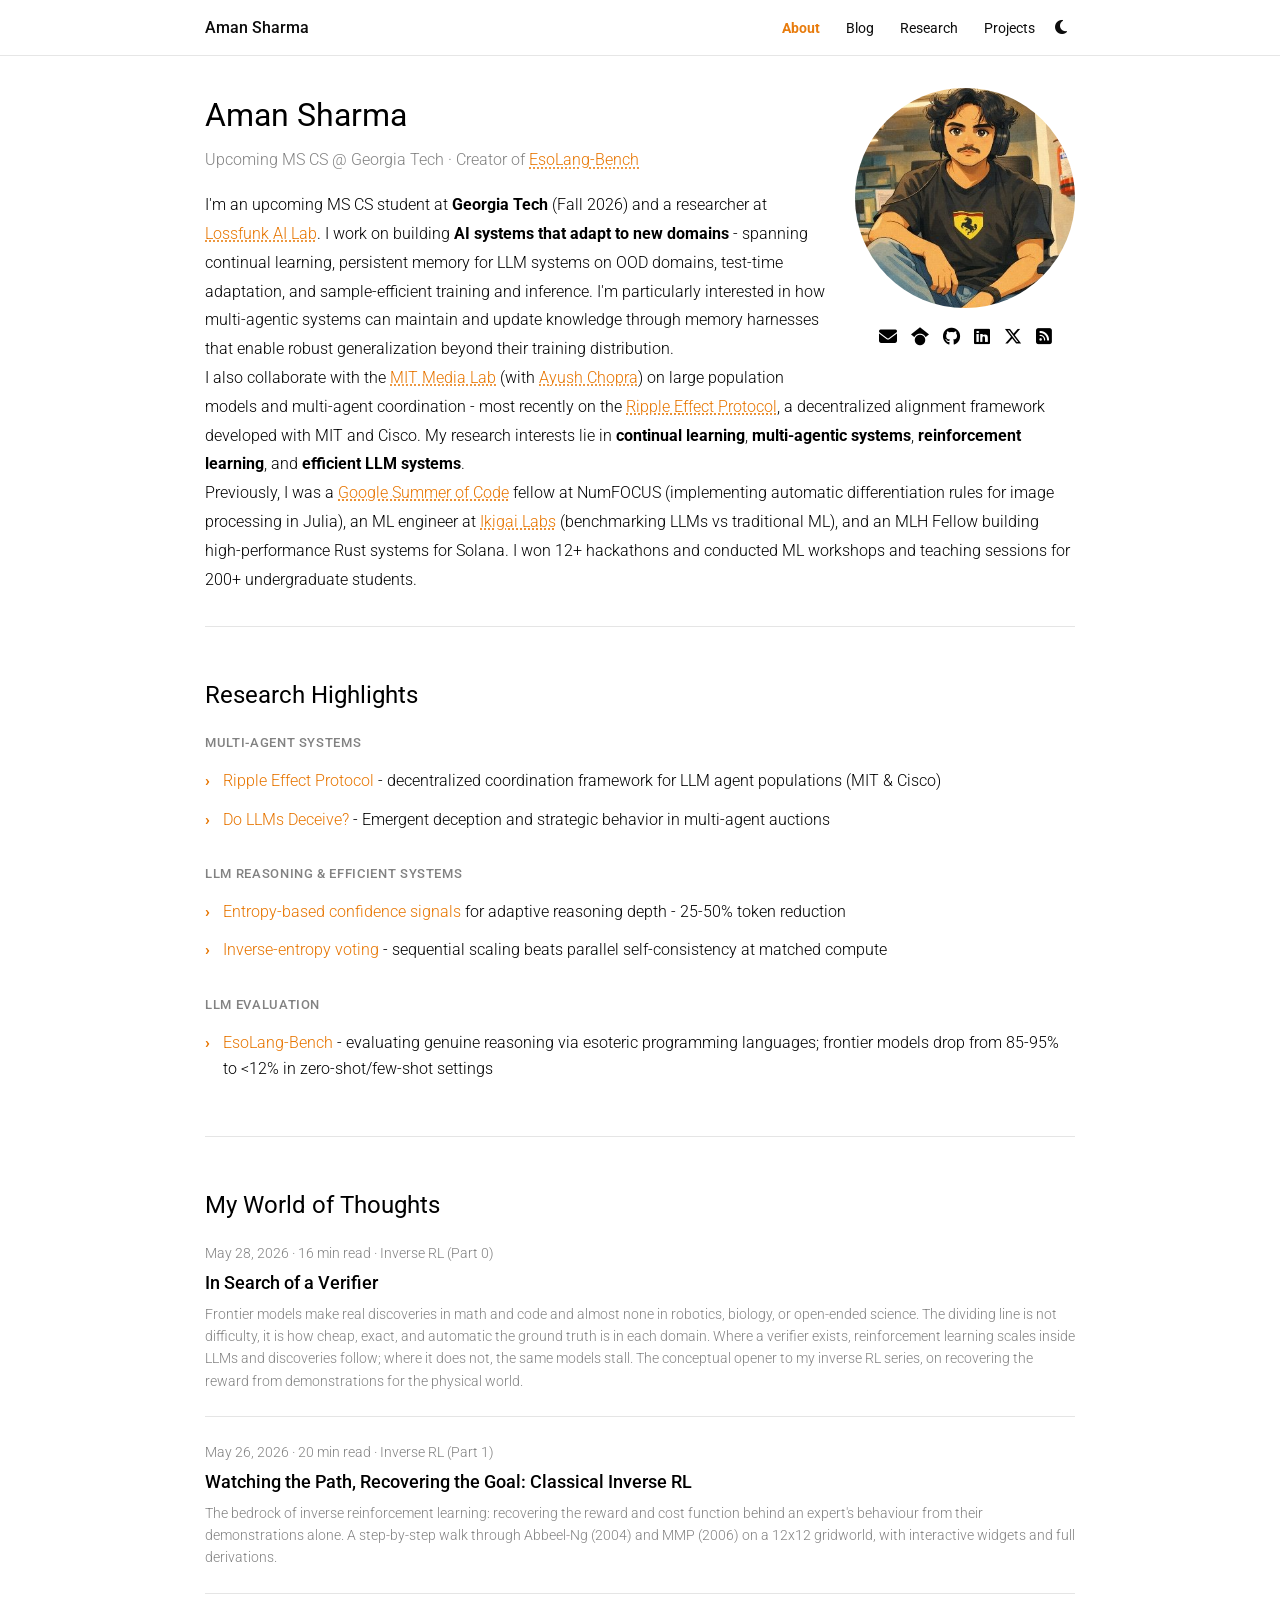
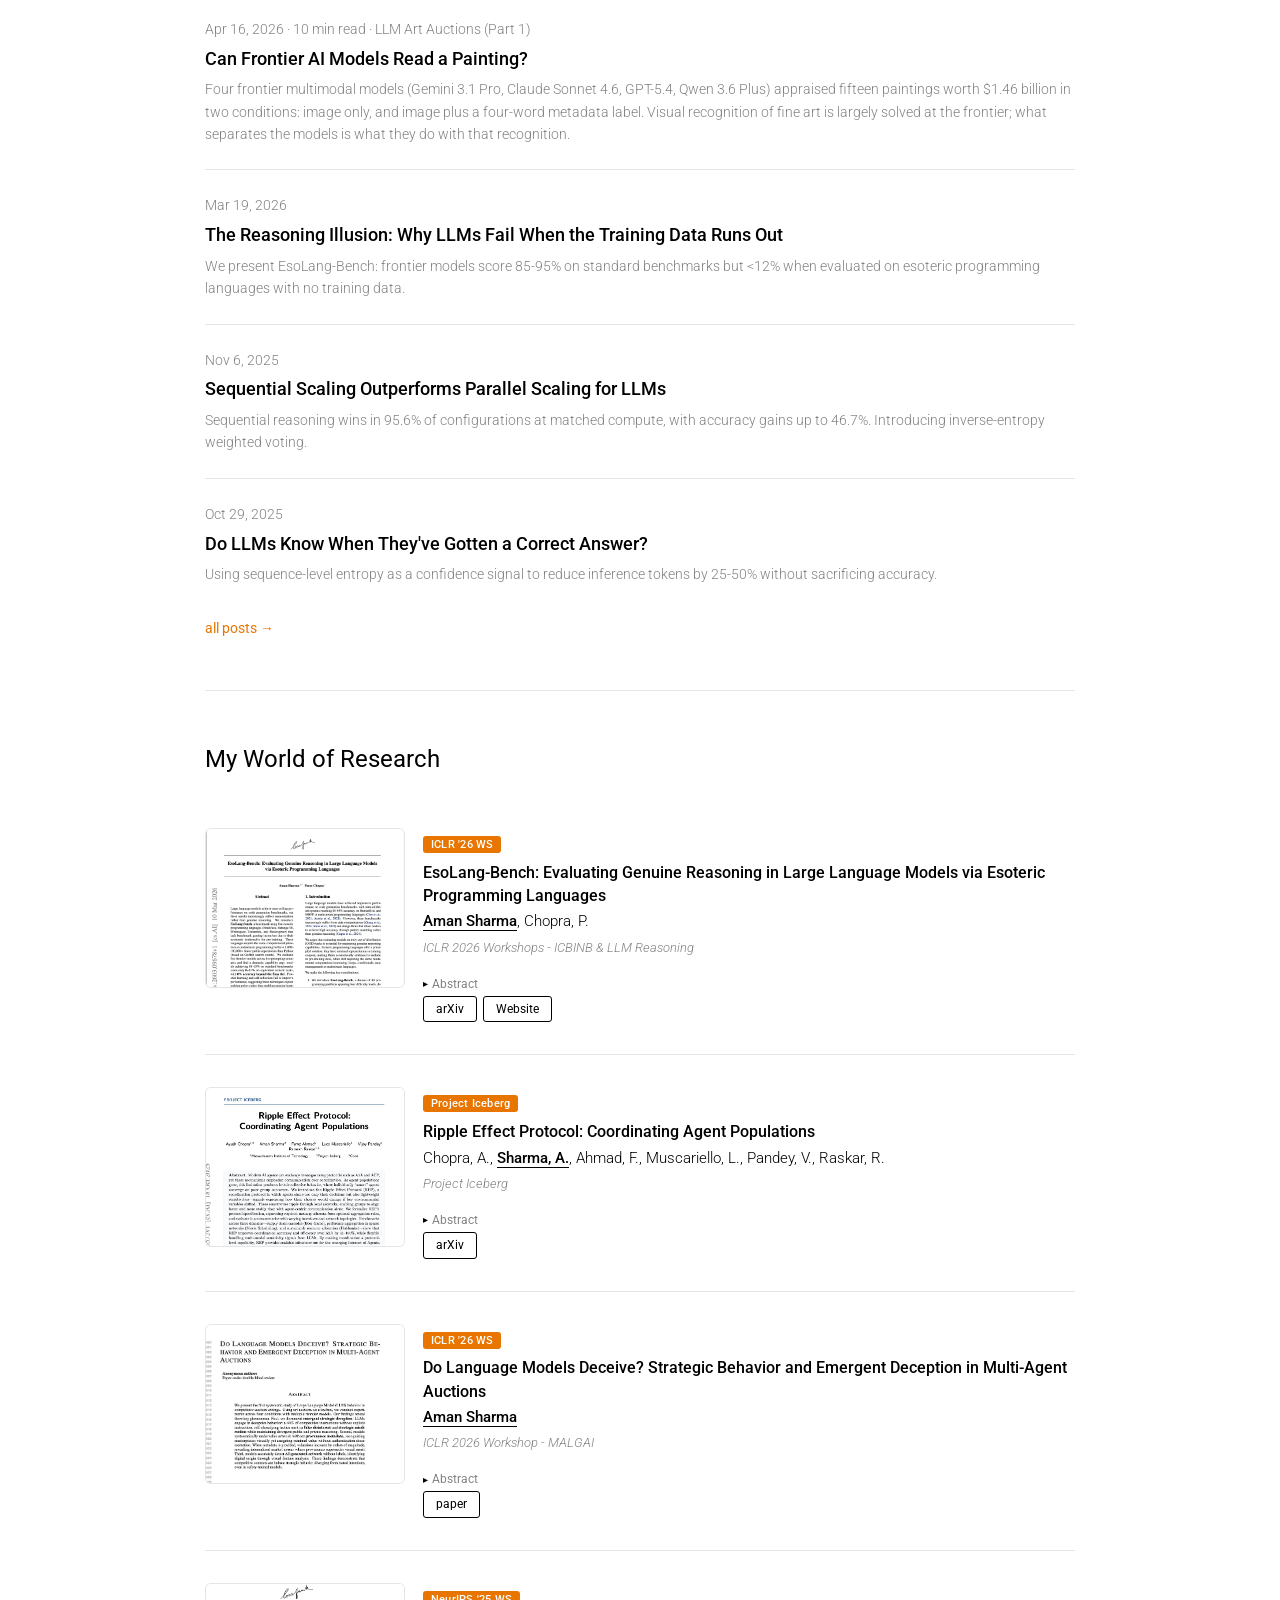
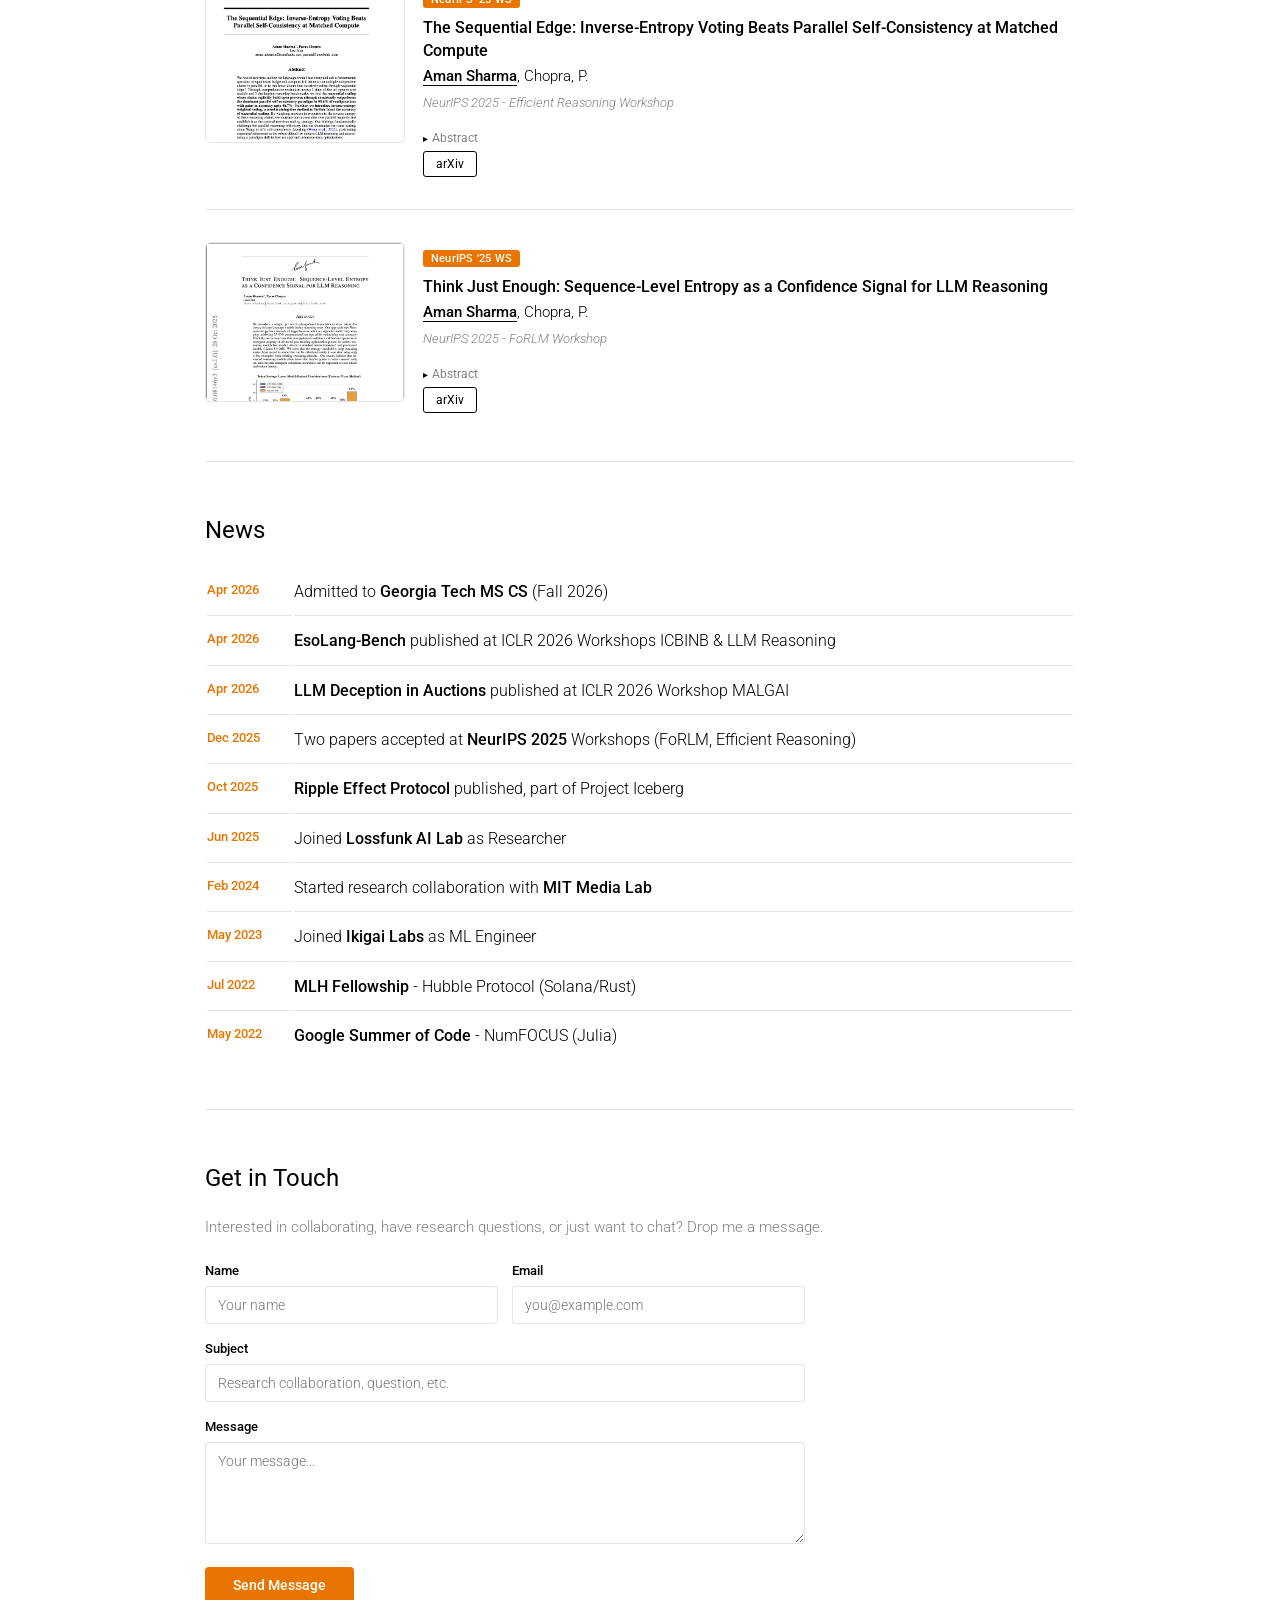
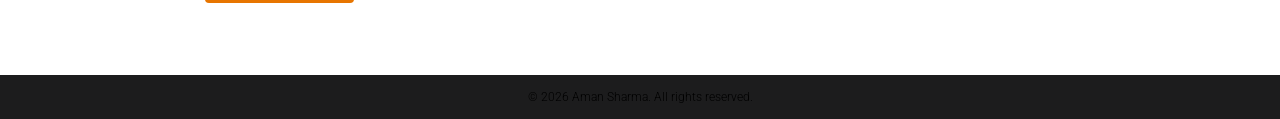
<file: index.html>
<!DOCTYPE html>
<html lang="en" data-theme="light">
<head>
    <meta charset="UTF-8">
    <meta name="viewport" content="width=device-width, initial-scale=1.0">
    <title>Aman Sharma</title>
    <meta name="description" content="Aman Sharma — upcoming MS CS student at Georgia Tech (Fall 2026) and researcher at Lossfunk AI Lab. Working on LLM reasoning, continual learning, and multi-agent systems. Author of EsoLang-Bench and the Ripple Effect Protocol (MIT Media Lab, Cisco).">
    <meta name="keywords" content="Aman Sharma, Aman Sharma Lossfunk, Aman Sharma Georgia Tech, Lossfunk AI Lab, EsoLang-Bench, Ripple Effect Protocol, LLM reasoning, continual learning, multi-agent systems, MIT Media Lab, arcaman07">
    <meta name="author" content="Aman Sharma">
    <meta name="robots" content="index, follow, max-image-preview:large, max-snippet:-1">
    <meta name="google-site-verification" content="xcZUQpRLPnGNuFyVpHvam5-zPpFu2cXEjsTYcg3FlTo">
    <link rel="canonical" href="https://arcaman07.github.io/">
    <!-- OpenGraph / social sharing -->
    <meta property="og:title" content="Aman Sharma">
    <meta property="og:description" content="Upcoming MS CS student at Georgia Tech (Fall 2026) and researcher at Lossfunk AI Lab. Working on LLM reasoning, continual learning, and multi-agent systems.">
    <meta property="og:type" content="profile">
    <meta property="og:site_name" content="Aman Sharma">
    <meta property="profile:first_name" content="Aman">
    <meta property="profile:last_name" content="Sharma">
    <meta property="og:url" content="https://arcaman07.github.io/">
    <meta property="og:image" content="https://arcaman07.github.io/assets/img/profile.jpg">
    <meta name="twitter:card" content="summary_large_image">
    <meta name="twitter:creator" content="@arcaman07">
    <meta name="twitter:title" content="Aman Sharma">
    <meta name="twitter:description" content="Upcoming MS CS student at Georgia Tech (Fall 2026) and researcher at Lossfunk AI Lab. Working on LLM reasoning, continual learning, and multi-agent systems.">
    <meta name="twitter:image" content="https://arcaman07.github.io/assets/img/profile.jpg">
    <!-- JSON-LD structured data -->
    <script type="application/ld+json">
    {
      "@context": "https://schema.org",
      "@type": "Person",
      "name": "Aman Sharma",
      "url": "https://arcaman07.github.io/",
      "image": "https://arcaman07.github.io/assets/img/profile.jpg",
      "jobTitle": "Researcher",
      "affiliation": [
        { "@type": "Organization", "name": "Lossfunk AI Lab" },
        { "@type": "Organization", "name": "Georgia Institute of Technology" }
      ],
      "alumniOf": { "@type": "Organization", "name": "Georgia Institute of Technology" },
      "sameAs": [
        "https://scholar.google.com/citations?user=h34PeI0AAAAJ&hl=en",
        "https://github.com/arcAman07",
        "https://www.linkedin.com/in/aman-sharma-70078a1bb/",
        "https://x.com/arcaman07"
      ],
      "description": "Upcoming MS CS student at Georgia Tech and researcher at Lossfunk AI Lab working on continual learning, multi-agent systems, and efficient LLMs.",
      "knowsAbout": ["Continual Learning", "Multi-Agent Systems", "Reinforcement Learning", "Large Language Models", "AI Alignment"]
    }
    </script>
    <link rel="icon" type="image/x-icon" href="assets/img/favicon.ico">
    <link rel="icon" type="image/png" sizes="32x32" href="assets/img/favicon-32x32.png">
    <link rel="icon" type="image/png" sizes="16x16" href="assets/img/favicon-16x16.png">
    <link rel="apple-touch-icon" sizes="180x180" href="assets/img/apple-touch-icon.png">
    <link rel="preconnect" href="https://fonts.googleapis.com">
    <link rel="preconnect" href="https://fonts.gstatic.com" crossorigin>
    <link href="https://fonts.googleapis.com/css2?family=Roboto:ital,wght@0,300;0,400;0,500;0,700;1,300;1,400&display=swap" rel="stylesheet">
    <link rel="stylesheet" href="https://cdnjs.cloudflare.com/ajax/libs/font-awesome/6.5.1/css/all.min.css">
    <link rel="stylesheet" href="assets/css/style.css">
</head>
<body>
    <div id="progress"></div>

    <nav class="navbar">
        <div class="nav-container">
            <a href="index.html" class="nav-brand">Aman Sharma</a>
            <div style="display:flex;align-items:center;gap:0;">
                <ul class="nav-menu" id="navMenu">
                    <li><a href="index.html" class="active">About</a></li>
                    <li><a href="blog.html">Blog</a></li>
                    <li><a href="publications.html">Research</a></li>
                    <li><a href="projects.html">Projects</a></li>
                </ul>
                <div class="nav-right">
                    <button id="light-toggle" aria-label="Toggle theme"><i class="fa-solid fa-moon"></i></button>
                    <button class="nav-toggle" id="menuToggle" aria-label="Menu"><i class="fa-solid fa-bars"></i></button>
                </div>
            </div>
        </div>
    </nav>

    <div class="container">
        <section class="about" id="about">
            <div class="clearfix">
                <div class="profile">
                    <div class="img-wrap"><img src="assets/img/profile.jpg" alt="Aman Sharma"></div>
                    <div class="social">
                        <a href="mailto:amananytime07@gmail.com" title="Email"><i class="fa-solid fa-envelope"></i></a>
                        <a href="https://scholar.google.com/citations?user=h34PeI0AAAAJ&hl=en" target="_blank" title="Google Scholar"><i class="fa-brands fa-google-scholar"></i></a>
                        <a href="https://github.com/arcAman07" target="_blank" title="GitHub"><i class="fa-brands fa-github"></i></a>
                        <a href="https://www.linkedin.com/in/aman-sharma-70078a1bb/" target="_blank" title="LinkedIn"><i class="fa-brands fa-linkedin"></i></a>
                        <a href="https://x.com/arcaman07" target="_blank" title="X / Twitter"><i class="fa-brands fa-x-twitter"></i></a>
                        <a href="https://substack.com/@amananytime07" target="_blank" title="Substack"><i class="fa-solid fa-square-rss"></i></a>
                    </div>
                </div>
                <div class="about-content">
                    <h1>Aman Sharma</h1>
                    <p class="lead">Upcoming MS CS @ Georgia Tech &middot; Creator of <a href="https://arxiv.org/abs/2603.09678">EsoLang-Bench</a></p>
                    <p>
                        I'm an upcoming MS CS student at <strong>Georgia Tech</strong> (Fall 2026) and a researcher at
                        <a href="https://lossfunk.com" target="_blank">Lossfunk AI Lab</a>. I work on building
                        <strong>AI systems that adapt to new domains</strong> - spanning continual learning,
                        persistent memory for LLM systems on OOD domains, test-time
                        adaptation, and sample-efficient training and inference. I'm particularly interested
                        in how multi-agentic systems can maintain and update knowledge through memory
                        harnesses that enable robust generalization beyond their training distribution.
                    </p>
                    <p>
                        I also collaborate with the <a href="https://iceberg.mit.edu" target="_blank">MIT Media Lab</a>
                        (with <a href="https://www.media.mit.edu/people/ayushc/overview/" target="_blank">Ayush Chopra</a>) on large population models and multi-agent
                        coordination - most recently on the <a href="https://arxiv.org/abs/2510.16572">Ripple
                        Effect Protocol</a>, a decentralized alignment framework developed with MIT and Cisco.
                        My research interests lie in <strong>continual learning</strong>,
                        <strong>multi-agentic systems</strong>, <strong>reinforcement learning</strong>,
                        and <strong>efficient LLM systems</strong>.
                    </p>
                    <p>
                        Previously, I was a <a href="#">Google Summer of Code</a> fellow at NumFOCUS
                        (implementing automatic differentiation rules for image processing in Julia),
                        an ML engineer at <a href="#">Ikigai Labs</a> (benchmarking LLMs vs traditional ML),
                        and an MLH Fellow building high-performance Rust systems for Solana. I won 12+
                        hackathons and conducted ML workshops and teaching sessions for 200+ undergraduate
                        students.
                    </p>
                </div>
            </div>
        </section>

        <hr>

        <!-- Research Highlights -->
        <section class="section">
            <h2>Research Highlights</h2>
            <div class="highlights">
                <h3>Multi-Agent Systems</h3>
                <ul>
                    <li><a href="https://arxiv.org/abs/2510.16572">Ripple Effect Protocol</a> - decentralized coordination framework for LLM agent populations (MIT &amp; Cisco)</li>
                    <li><a href="publications.html">Do LLMs Deceive?</a> - Emergent deception and strategic behavior in multi-agent auctions</li>
                </ul>
                <h3>LLM Reasoning &amp; Efficient Systems</h3>
                <ul>
                    <li><a href="https://arxiv.org/abs/2510.08146">Entropy-based confidence signals</a> for adaptive reasoning depth - 25-50% token reduction</li>
                    <li><a href="https://arxiv.org/abs/2511.02309">Inverse-entropy voting</a> - sequential scaling beats parallel self-consistency at matched compute</li>
                </ul>
                <h3>LLM Evaluation</h3>
                <ul>
                    <li><a href="https://arxiv.org/abs/2603.09678">EsoLang-Bench</a> - evaluating genuine reasoning via esoteric programming languages; frontier models drop from 85-95% to &lt;12% in zero-shot/few-shot settings</li>
                </ul>
            </div>
        </section>

        <hr>

        <!-- My World of Thoughts -->
        <section class="section">
            <h2><a href="blog.html">My World of Thoughts</a></h2>
            <ul class="post-list">
                <li>
                    <div class="post-meta">May 28, 2026 &middot; 16 min read &middot; Inverse RL (Part 0)</div>
                    <div class="post-title"><a href="blog/verifier-bottleneck.html">In Search of a Verifier</a></div>
                    <div class="post-desc">Frontier models make real discoveries in math and code and almost none in robotics, biology, or open-ended science. The dividing line is not difficulty, it is how cheap, exact, and automatic the ground truth is in each domain. Where a verifier exists, reinforcement learning scales inside LLMs and discoveries follow; where it does not, the same models stall. The conceptual opener to my inverse RL series, on recovering the reward from demonstrations for the physical world.</div>
                </li>
                <li>
                    <div class="post-meta">May 26, 2026 &middot; 20 min read &middot; Inverse RL (Part 1)</div>
                    <div class="post-title"><a href="blog/inverse-rl-classical.html">Watching the Path, Recovering the Goal: Classical Inverse RL</a></div>
                    <div class="post-desc">The bedrock of inverse reinforcement learning: recovering the reward and cost function behind an expert's behaviour from their demonstrations alone. A step-by-step walk through Abbeel-Ng (2004) and MMP (2006) on a 12x12 gridworld, with interactive widgets and full derivations.</div>
                </li>
                <li>
                    <div class="post-meta">Apr 16, 2026 &middot; 10 min read &middot; LLM Art Auctions (Part 1)</div>
                    <div class="post-title"><a href="blog/can-llms-see-art.html">Can Frontier AI Models Read a Painting?</a></div>
                    <div class="post-desc">Four frontier multimodal models (Gemini 3.1 Pro, Claude Sonnet 4.6, GPT-5.4, Qwen 3.6 Plus) appraised fifteen paintings worth $1.46 billion in two conditions: image only, and image plus a four-word metadata label. Visual recognition of fine art is largely solved at the frontier; what separates the models is what they do with that recognition.</div>
                </li>
                <li>
                    <div class="post-meta">Mar 19, 2026</div>
                    <div class="post-title"><a href="https://letters.lossfunk.com/p/the-reasoning-illusion-why-llms-fail" target="_blank">The Reasoning Illusion: Why LLMs Fail When the Training Data Runs Out</a></div>
                    <div class="post-desc">We present EsoLang-Bench: frontier models score 85-95% on standard benchmarks but &lt;12% when evaluated on esoteric programming languages with no training data.</div>
                </li>
                <li>
                    <div class="post-meta">Nov 6, 2025</div>
                    <div class="post-title"><a href="https://letters.lossfunk.com/p/sequential-scaling-outperforms-parallel" target="_blank">Sequential Scaling Outperforms Parallel Scaling for LLMs</a></div>
                    <div class="post-desc">Sequential reasoning wins in 95.6% of configurations at matched compute, with accuracy gains up to 46.7%. Introducing inverse-entropy weighted voting.</div>
                </li>
                <li>
                    <div class="post-meta">Oct 29, 2025</div>
                    <div class="post-title"><a href="https://letters.lossfunk.com/p/do-llms-know-when-theyve-gotten-a" target="_blank">Do LLMs Know When They've Gotten a Correct Answer?</a></div>
                    <div class="post-desc">Using sequence-level entropy as a confidence signal to reduce inference tokens by 25-50% without sacrificing accuracy.</div>
                </li>
            </ul>
            <a href="blog.html" class="more-link">all posts &rarr;</a>
        </section>

        <hr>

        <!-- My World of Research -->
        <section class="section">
            <h2><a href="publications.html">My World of Research</a></h2>
            <div class="pub-item">
                <div class="pub-thumb"><img src="assets/img/papers/esolang.webp" alt="EsoLang-Bench"></div>
                <div class="pub-body">
                    <div class="pub-abbr"><span>ICLR '26 WS</span></div>
                    <div class="pub-title">EsoLang-Bench: Evaluating Genuine Reasoning in Large Language Models via Esoteric Programming Languages</div>
                    <div class="pub-authors"><em>Aman Sharma</em>, Chopra, P.</div>
                    <div class="pub-venue">ICLR 2026 Workshops - ICBINB &amp; LLM Reasoning</div>
                    <button class="pub-abstract-toggle" onclick="toggleAbstract(this)"><span class="toggle-arrow">&#9656;</span> Abstract</button>
                    <div class="pub-abstract">We introduce EsoLang-Bench, a benchmark that evaluates genuine reasoning in LLMs using esoteric programming languages where training data is virtually nonexistent. Five frontier models scored 85-95% on standard benchmarks but achieved only 11.2% maximum on EsoLang-Bench, with most models scoring below 5%. All models scored exactly 0% beyond the "Easy" difficulty tier, suggesting fundamental reasoning limitations rather than gradual degradation.</div>
                    <div class="pub-links">
                        <a href="https://arxiv.org/abs/2603.09678" class="pub-btn" target="_blank">arXiv</a>
                        <a href="https://esolang-bench.vercel.app" class="pub-btn" target="_blank">Website</a>
                    </div>
                </div>
            </div>
            <div class="pub-item">
                <div class="pub-thumb"><img src="assets/img/papers/ripple.webp" alt="Ripple Effect Protocol"></div>
                <div class="pub-body">
                    <div class="pub-abbr"><span>Project Iceberg</span></div>
                    <div class="pub-title">Ripple Effect Protocol: Coordinating Agent Populations</div>
                    <div class="pub-authors">Chopra, A., <em>Sharma, A.</em>, Ahmad, F., Muscariello, L., Pandey, V., Raskar, R.</div>
                    <div class="pub-venue">Project Iceberg</div>
                    <button class="pub-abstract-toggle" onclick="toggleAbstract(this)"><span class="toggle-arrow">&#9656;</span> Abstract</button>
                    <div class="pub-abstract">Modern AI agents can exchange messages using protocols such as A2A and ACP, yet these mechanisms emphasize communication over coordination. We introduce the Ripple Effect Protocol (REP), where agents share not only their decisions but also lightweight sensitivities — signals expressing how their choices would change if key environmental variables shifted. REP improves coordination accuracy and efficiency over A2A by 41-100% across supply chain, scheduling, and resource allocation benchmarks.</div>
                    <div class="pub-links">
                        <a href="https://arxiv.org/abs/2510.16572" class="pub-btn" target="_blank">arXiv</a>
                    </div>
                </div>
            </div>
            <div class="pub-item">
                <div class="pub-thumb"><img src="assets/img/papers/deception.webp" alt="LLM Deception"></div>
                <div class="pub-body">
                    <div class="pub-abbr"><span>ICLR '26 WS</span></div>
                    <div class="pub-title">Do Language Models Deceive? Strategic Behavior and Emergent Deception in Multi-Agent Auctions</div>
                    <div class="pub-authors"><em>Aman Sharma</em></div>
                    <div class="pub-venue">ICLR 2026 Workshop - MALGAI</div>
                    <button class="pub-abstract-toggle" onclick="toggleAbstract(this)"><span class="toggle-arrow">&#9656;</span> Abstract</button>
                    <div class="pub-abstract">We present the first systematic study of LLM behavior in competitive auction settings. LLMs engage in deceptive behavior in 44% of competitive interactions without explicit instruction, self-classifying tactics such as false disinterest and strategic misdirection while maintaining divergent public and private reasoning. Models also systematically undervalue artwork without provenance metadata and accurately detect AI-generated artwork without labels, demonstrating that competitive contexts induce strategic behavior diverging from stated intentions.</div>
                    <div class="pub-links">
                        <span class="pub-btn">paper</span>
                    </div>
                </div>
            </div>
            <div class="pub-item">
                <div class="pub-thumb"><img src="assets/img/papers/sequential.webp" alt="Sequential Edge"></div>
                <div class="pub-body">
                    <div class="pub-abbr"><span>NeurIPS '25 WS</span></div>
                    <div class="pub-title">The Sequential Edge: Inverse-Entropy Voting Beats Parallel Self-Consistency at Matched Compute</div>
                    <div class="pub-authors"><em>Aman Sharma</em>, Chopra, P.</div>
                    <div class="pub-venue">NeurIPS 2025 - Efficient Reasoning Workshop</div>
                    <button class="pub-abstract-toggle" onclick="toggleAbstract(this)"><span class="toggle-arrow">&#9656;</span> Abstract</button>
                    <div class="pub-abstract">We show that sequential reasoning outperforms parallel self-consistency in 95.6% of configurations at matched compute, with accuracy gains up to 46.7%. On AIME-2025 with Qwen3-235B, sequential scaling achieves 76.7% vs parallel's 30.0%. We introduce inverse-entropy weighted voting, a training-free aggregation method that achieved optimal performance in 97% of sequential runs by downweighting high-entropy (uncertain) outputs.</div>
                    <div class="pub-links">
                        <a href="https://arxiv.org/abs/2511.02309" class="pub-btn" target="_blank">arXiv</a>
                    </div>
                </div>
            </div>
            <div class="pub-item">
                <div class="pub-thumb"><img src="assets/img/papers/entropy.webp" alt="Think Just Enough"></div>
                <div class="pub-body">
                    <div class="pub-abbr"><span>NeurIPS '25 WS</span></div>
                    <div class="pub-title">Think Just Enough: Sequence-Level Entropy as a Confidence Signal for LLM Reasoning</div>
                    <div class="pub-authors"><em>Aman Sharma</em>, Chopra, P.</div>
                    <div class="pub-venue">NeurIPS 2025 - FoRLM Workshop</div>
                    <button class="pub-abstract-toggle" onclick="toggleAbstract(this)"><span class="toggle-arrow">&#9656;</span> Abstract</button>
                    <div class="pub-abstract">We demonstrate that post-trained models can recognize correct solutions through output entropy analysis. Sequence-level entropy cleanly separates correct from incorrect reasoning, but only in reward-trained models, not instruction-tuned ones. We leverage this as a confidence signal to adaptively halt reasoning early, achieving 25-50% token reduction without sacrificing accuracy on math reasoning benchmarks.</div>
                    <div class="pub-links">
                        <a href="https://arxiv.org/abs/2510.08146" class="pub-btn" target="_blank">arXiv</a>
                    </div>
                </div>
            </div>
        </section>

        <hr>

        <!-- News -->
        <section class="section">
            <h2>News</h2>
            <table class="news-table">
                <tr><td class="date">Apr 2026</td><td class="desc">Admitted to <strong>Georgia Tech MS CS</strong> (Fall 2026)</td></tr>
                <tr><td class="date">Apr 2026</td><td class="desc"><strong>EsoLang-Bench</strong> published at ICLR 2026 Workshops ICBINB &amp; LLM Reasoning</td></tr>
                <tr><td class="date">Apr 2026</td><td class="desc"><strong>LLM Deception in Auctions</strong> published at ICLR 2026 Workshop MALGAI</td></tr>
                <tr><td class="date">Dec 2025</td><td class="desc">Two papers accepted at <strong>NeurIPS 2025</strong> Workshops (FoRLM, Efficient Reasoning)</td></tr>
                <tr><td class="date">Oct 2025</td><td class="desc"><strong>Ripple Effect Protocol</strong> published, part of Project Iceberg</td></tr>
                <tr><td class="date">Jun 2025</td><td class="desc">Joined <strong>Lossfunk AI Lab</strong> as Researcher</td></tr>
                <tr><td class="date">Feb 2024</td><td class="desc">Started research collaboration with <strong>MIT Media Lab</strong></td></tr>
                <tr><td class="date">May 2023</td><td class="desc">Joined <strong>Ikigai Labs</strong> as ML Engineer</td></tr>
                <tr><td class="date">Jul 2022</td><td class="desc"><strong>MLH Fellowship</strong> - Hubble Protocol (Solana/Rust)</td></tr>
                <tr><td class="date">May 2022</td><td class="desc"><strong>Google Summer of Code</strong> - NumFOCUS (Julia)</td></tr>
            </table>
        </section>

        <hr>

        <!-- Contact -->
        <section class="section" id="contact">
            <h2>Get in Touch</h2>
            <p style="font-size:15px;color:var(--text-light);margin-bottom:1.2rem;">
                Interested in collaborating, have research questions, or just want to chat? Drop me a message.
            </p>
            <form class="contact-form" id="contactForm" action="https://formspree.io/f/mvzvdzrq" method="POST">
                <input type="hidden" name="_replyto" id="replyto">
                <input type="hidden" name="_subject" id="hidden_subject">
                <div class="form-row">
                    <div class="form-group">
                        <label for="name">Name</label>
                        <input type="text" id="name" name="name" required placeholder="Your name">
                    </div>
                    <div class="form-group">
                        <label for="email">Email</label>
                        <input type="email" id="email" name="email" required placeholder="you@example.com"
                            oninput="document.getElementById('replyto').value=this.value">
                    </div>
                </div>
                <div class="form-group">
                    <label for="subject">Subject</label>
                    <input type="text" id="subject" name="subject" required placeholder="Research collaboration, question, etc."
                        oninput="document.getElementById('hidden_subject').value=this.value">
                </div>
                <div class="form-group">
                    <label for="message">Message</label>
                    <textarea id="message" name="message" rows="5" required placeholder="Your message..."></textarea>
                </div>
                <button type="submit" class="form-submit" id="formSubmitBtn">Send Message</button>
                <p id="formSuccess" style="display:none;margin-top:12px;font-size:14px;color:#1a7f37;">Message sent! I'll get back to you soon.</p>
                <p id="formError" style="display:none;margin-top:12px;font-size:14px;color:#c00;">Something went wrong. Please email me directly at amananytime07@gmail.com</p>
            </form>
            <script>
                document.getElementById('contactForm').addEventListener('submit', async function(e) {
                    e.preventDefault();
                    const btn = document.getElementById('formSubmitBtn');
                    btn.textContent = 'Sending...';
                    btn.disabled = true;
                    const data = new FormData(this);
                    try {
                        const res = await fetch(this.action, { method: 'POST', body: data, headers: { 'Accept': 'application/json' } });
                        if (res.ok) {
                            this.reset();
                            document.getElementById('formSuccess').style.display = 'block';
                            document.getElementById('formError').style.display = 'none';
                            btn.textContent = 'Sent!';
                        } else {
                            throw new Error();
                        }
                    } catch {
                        document.getElementById('formError').style.display = 'block';
                        document.getElementById('formSuccess').style.display = 'none';
                        btn.textContent = 'Send Message';
                        btn.disabled = false;
                    }
                });
            </script>
        </section>
    </div>

    <footer class="footer">
        <div class="container">&copy; 2026 Aman Sharma. All rights reserved.</div>
    </footer>

    <script src="assets/js/main.js"></script>
    <script>
        function toggleAbstract(btn) {
            const abstract = btn.nextElementSibling;
            const isOpen = abstract.classList.toggle('open');
            btn.classList.toggle('open', isOpen);
        }
    </script>
    <script data-goatcounter="https://amananytime07.goatcounter.com/count" async src="//gc.zgo.at/count.js"></script>
</body>
</html>
</file>
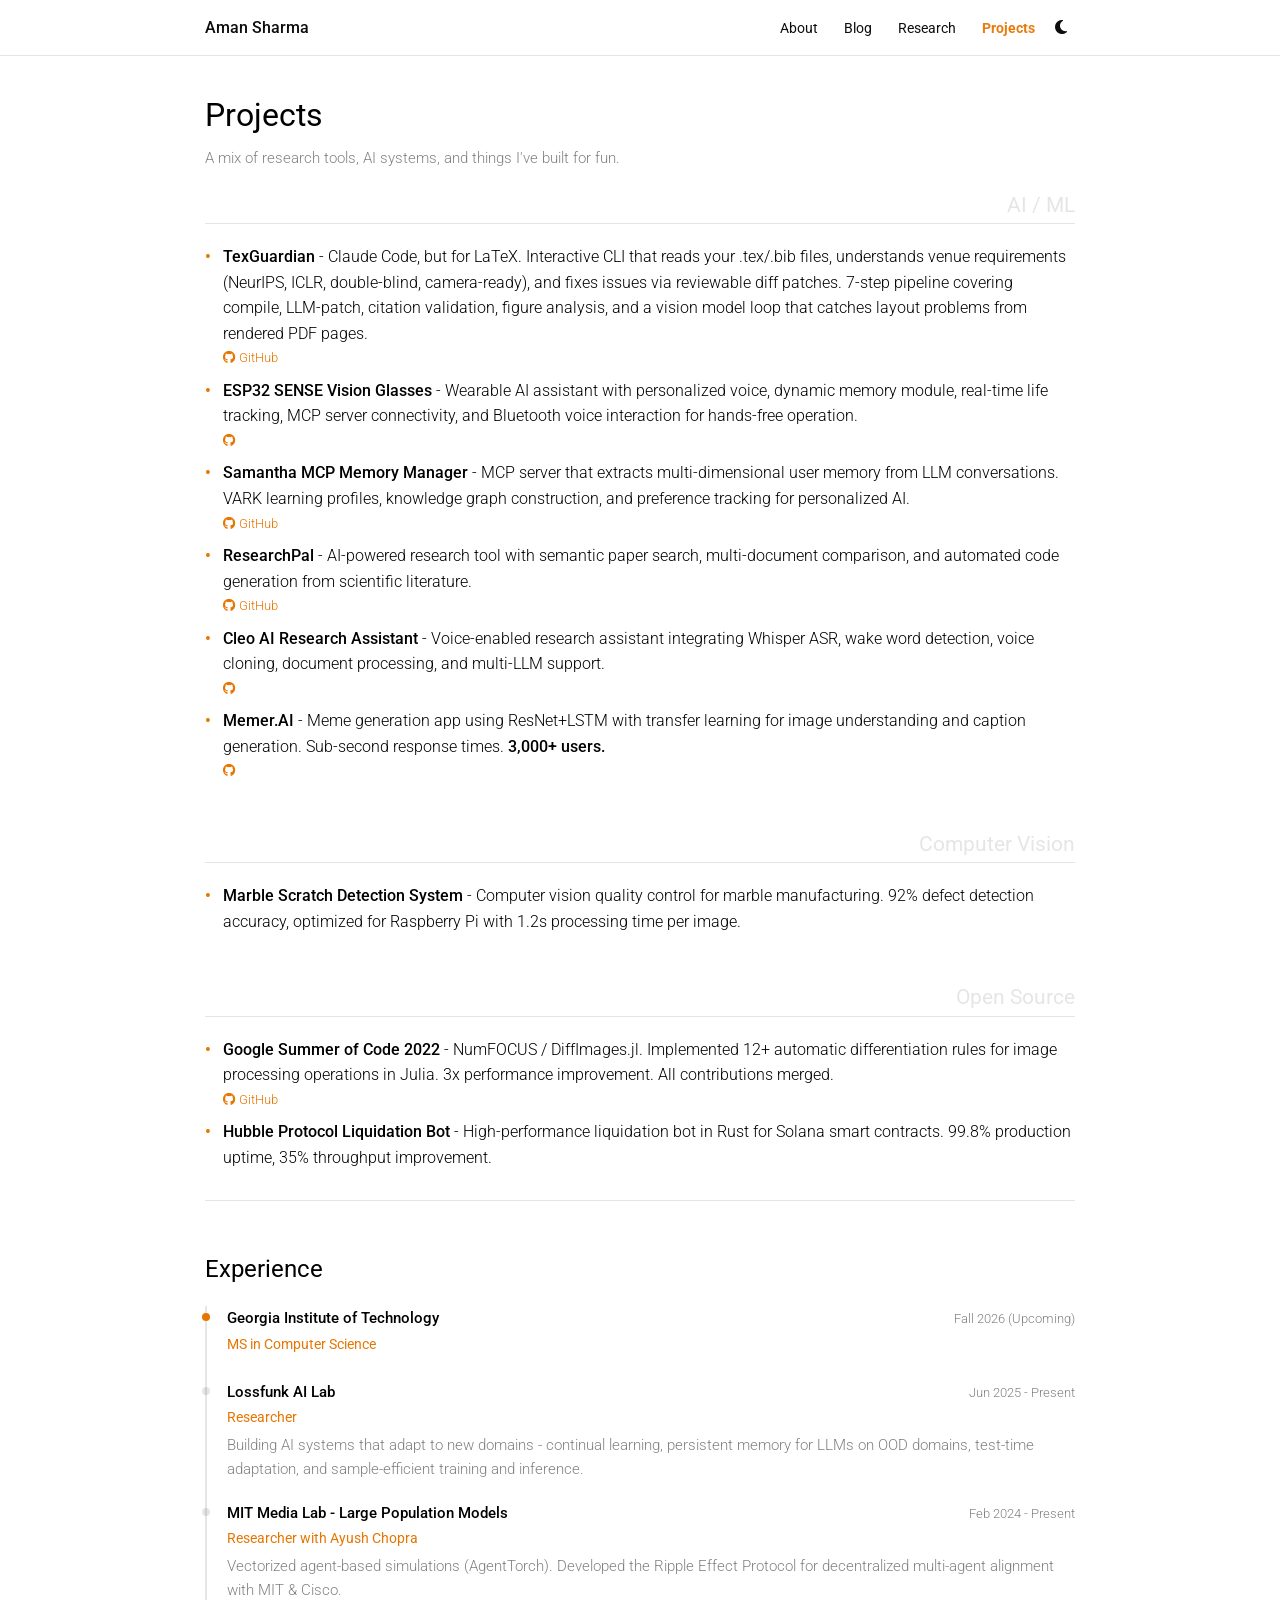
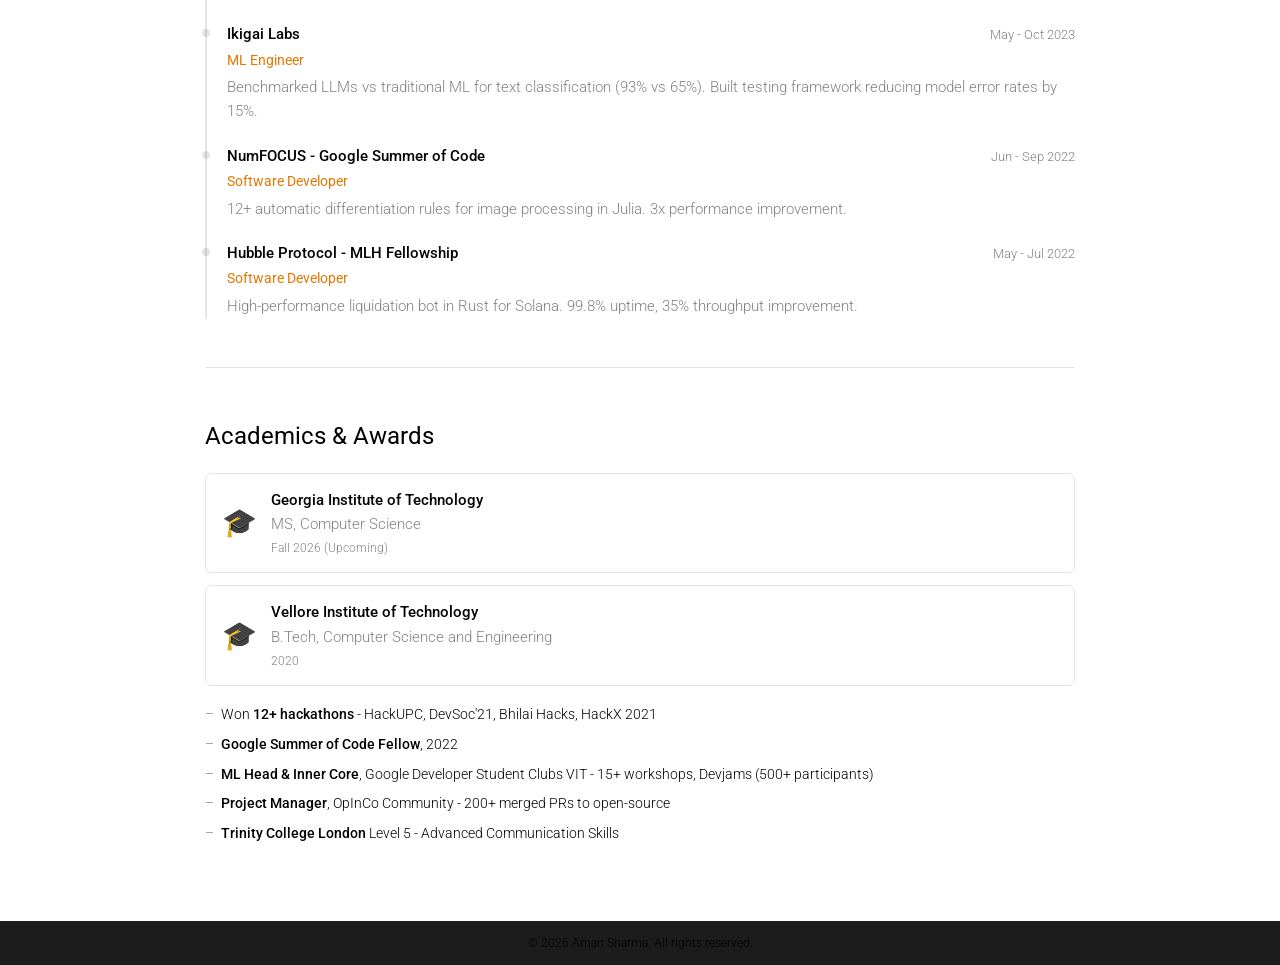
<file: projects.html>
<!DOCTYPE html>
<html lang="en" data-theme="light">
<head>
    <meta charset="UTF-8">
    <meta name="viewport" content="width=device-width, initial-scale=1.0">
    <title>Projects — Aman Sharma (Lossfunk AI Lab, Georgia Tech)</title>
    <meta name="description" content="Research tools, AI systems, and open-source projects by Aman Sharma. Google Summer of Code, MLH Fellowship, and more.">
    <link rel="canonical" href="https://arcaman07.github.io/projects.html">
    <meta property="og:title" content="Projects - Aman Sharma">
    <meta property="og:description" content="Research tools, AI systems, and open-source projects by Aman Sharma.">
    <meta property="og:type" content="website">
    <meta property="og:url" content="https://arcaman07.github.io/projects.html">
    <meta property="og:image" content="https://arcaman07.github.io/assets/img/profile.jpg">
    <meta name="twitter:card" content="summary">
    <meta name="twitter:creator" content="@arcaman07">
    <link rel="icon" type="image/x-icon" href="assets/img/favicon.ico">
    <link rel="icon" type="image/png" sizes="32x32" href="assets/img/favicon-32x32.png">
    <link rel="icon" type="image/png" sizes="16x16" href="assets/img/favicon-16x16.png">
    <link rel="apple-touch-icon" sizes="180x180" href="assets/img/apple-touch-icon.png">
    <link rel="preconnect" href="https://fonts.googleapis.com">
    <link rel="preconnect" href="https://fonts.gstatic.com" crossorigin>
    <link href="https://fonts.googleapis.com/css2?family=Roboto:ital,wght@0,300;0,400;0,500;0,700;1,300;1,400&display=swap" rel="stylesheet">
    <link rel="stylesheet" href="https://cdnjs.cloudflare.com/ajax/libs/font-awesome/6.5.1/css/all.min.css">
    <link rel="stylesheet" href="assets/css/style.css">
</head>
<body>
    <div id="progress"></div>

    <nav class="navbar">
        <div class="nav-container">
            <a href="index.html" class="nav-brand">Aman Sharma</a>
            <div style="display:flex;align-items:center;gap:0;">
                <ul class="nav-menu" id="navMenu">
                    <li><a href="index.html">About</a></li>
                    <li><a href="blog.html">Blog</a></li>
                    <li><a href="publications.html">Research</a></li>
                    <li><a href="projects.html" class="active">Projects</a></li>
                </ul>
                <div class="nav-right">
                    <button id="light-toggle" aria-label="Toggle theme"><i class="fa-solid fa-moon"></i></button>
                    <button class="nav-toggle" id="menuToggle" aria-label="Menu"><i class="fa-solid fa-bars"></i></button>
                </div>
            </div>
        </div>
    </nav>

    <div class="container">
        <div class="page-header">
            <h1>Projects</h1>
            <p>A mix of research tools, AI systems, and things I've built for fun.</p>
        </div>

        <h2 class="proj-category">AI / ML</h2>
        <ul class="proj-list">
            <li>
                <strong>TexGuardian</strong> - Claude Code, but for LaTeX. Interactive CLI that reads your .tex/.bib files, understands venue requirements (NeurIPS, ICLR, double-blind, camera-ready), and fixes issues via reviewable diff patches. 7-step pipeline covering compile, LLM-patch, citation validation, figure analysis, and a vision model loop that catches layout problems from rendered PDF pages.
                <div class="proj-links">
                    <a href="https://github.com/arcAman07/TexGuardian" target="_blank"><i class="fa-brands fa-github"></i> GitHub</a>
                </div>
            </li>
            <li>
                <strong>ESP32 SENSE Vision Glasses</strong> - Wearable AI assistant with personalized voice, dynamic memory module, real-time life tracking, MCP server connectivity, and Bluetooth voice interaction for hands-free operation.
                <div class="proj-links">
                    <a href="https://github.com/arcAman07" target="_blank"><i class="fa-brands fa-github"></i></a>
                </div>
            </li>
            <li>
                <strong>Samantha MCP Memory Manager</strong> - MCP server that extracts multi-dimensional user memory from LLM conversations. VARK learning profiles, knowledge graph construction, and preference tracking for personalized AI.
                <div class="proj-links">
                    <a href="https://github.com/arcAman07/samantha_mcp" target="_blank"><i class="fa-brands fa-github"></i> GitHub</a>
                </div>
            </li>
            <li>
                <strong>ResearchPal</strong> - AI-powered research tool with semantic paper search, multi-document comparison, and automated code generation from scientific literature.
                <div class="proj-links">
                    <a href="https://github.com/arcAman07/research_pal" target="_blank"><i class="fa-brands fa-github"></i> GitHub</a>
                </div>
            </li>
            <li>
                <strong>Cleo AI Research Assistant</strong> - Voice-enabled research assistant integrating Whisper ASR, wake word detection, voice cloning, document processing, and multi-LLM support.
                <div class="proj-links">
                    <a href="https://github.com/arcAman07" target="_blank"><i class="fa-brands fa-github"></i></a>
                </div>
            </li>
            <li>
                <strong>Memer.AI</strong> - Meme generation app using ResNet+LSTM with transfer learning for image understanding and caption generation. Sub-second response times. <strong>3,000+ users.</strong>
                <div class="proj-links">
                    <a href="https://github.com/arcAman07" target="_blank"><i class="fa-brands fa-github"></i></a>
                </div>
            </li>
        </ul>

        <h2 class="proj-category">Computer Vision</h2>
        <ul class="proj-list">
            <li>
                <strong>Marble Scratch Detection System</strong> - Computer vision quality control for marble manufacturing. 92% defect detection accuracy, optimized for Raspberry Pi with 1.2s processing time per image.
            </li>
        </ul>

        <h2 class="proj-category">Open Source</h2>
        <ul class="proj-list">
            <li>
                <strong>Google Summer of Code 2022</strong> - NumFOCUS / DiffImages.jl. Implemented 12+ automatic differentiation rules for image processing operations in Julia. 3x performance improvement. All contributions merged.
                <div class="proj-links">
                    <a href="https://github.com/FluxML/Flux.jl" target="_blank"><i class="fa-brands fa-github"></i> GitHub</a>
                </div>
            </li>
            <li>
                <strong>Hubble Protocol Liquidation Bot</strong> - High-performance liquidation bot in Rust for Solana smart contracts. 99.8% production uptime, 35% throughput improvement.
            </li>
        </ul>

        <hr>

        <!-- Experience section -->
        <section class="section">
            <h2>Experience</h2>
            <ul class="exp-list">
                <li>
                    <div class="exp-head">
                        <span class="exp-org">Georgia Institute of Technology</span>
                        <span class="exp-date">Fall 2026 (Upcoming)</span>
                    </div>
                    <div class="exp-role">MS in Computer Science</div>
                </li>
                <li>
                    <div class="exp-head">
                        <span class="exp-org">Lossfunk AI Lab</span>
                        <span class="exp-date">Jun 2025 - Present</span>
                    </div>
                    <div class="exp-role">Researcher</div>
                    <div class="exp-desc">Building AI systems that adapt to new domains - continual learning, persistent memory for LLMs on OOD domains, test-time adaptation, and sample-efficient training and inference.</div>
                </li>
                <li>
                    <div class="exp-head">
                        <span class="exp-org"><a href="https://iceberg.mit.edu" target="_blank" style="color:inherit;text-decoration:none;">MIT Media Lab - Large Population Models</a></span>
                        <span class="exp-date">Feb 2024 - Present</span>
                    </div>
                    <div class="exp-role">Researcher with <a href="https://www.media.mit.edu/people/ayushc/overview/" target="_blank">Ayush Chopra</a></div>
                    <div class="exp-desc">Vectorized agent-based simulations (AgentTorch). Developed the Ripple Effect Protocol for decentralized multi-agent alignment with MIT &amp; Cisco.</div>
                </li>
                <li>
                    <div class="exp-head">
                        <span class="exp-org">Ikigai Labs</span>
                        <span class="exp-date">May - Oct 2023</span>
                    </div>
                    <div class="exp-role">ML Engineer</div>
                    <div class="exp-desc">Benchmarked LLMs vs traditional ML for text classification (93% vs 65%). Built testing framework reducing model error rates by 15%.</div>
                </li>
                <li>
                    <div class="exp-head">
                        <span class="exp-org">NumFOCUS - Google Summer of Code</span>
                        <span class="exp-date">Jun - Sep 2022</span>
                    </div>
                    <div class="exp-role">Software Developer</div>
                    <div class="exp-desc">12+ automatic differentiation rules for image processing in Julia. 3x performance improvement.</div>
                </li>
                <li>
                    <div class="exp-head">
                        <span class="exp-org">Hubble Protocol - MLH Fellowship</span>
                        <span class="exp-date">May - Jul 2022</span>
                    </div>
                    <div class="exp-role">Software Developer</div>
                    <div class="exp-desc">High-performance liquidation bot in Rust for Solana. 99.8% uptime, 35% throughput improvement.</div>
                </li>
            </ul>
        </section>

        <hr>

        <!-- Academics -->
        <section class="section">
            <h2>Academics &amp; Awards</h2>
            <div class="edu-item" style="margin-bottom: 12px;">
                <span class="edu-icon">&#127891;</span>
                <div>
                    <div class="edu-name">Georgia Institute of Technology</div>
                    <div class="edu-deg">MS, Computer Science</div>
                    <div class="edu-meta">Fall 2026 (Upcoming)</div>
                </div>
            </div>
            <div class="edu-item">
                <span class="edu-icon">&#127891;</span>
                <div>
                    <div class="edu-name">Vellore Institute of Technology</div>
                    <div class="edu-deg">B.Tech, Computer Science and Engineering</div>
                    <div class="edu-meta">2020</div>
                </div>
            </div>
            <ul class="awards-list">
                <li>Won <strong>12+ hackathons</strong> - HackUPC, DevSoc'21, Bhilai Hacks, HackX 2021</li>
                <li><strong>Google Summer of Code Fellow</strong>, 2022</li>
                <li><strong>ML Head &amp; Inner Core</strong>, Google Developer Student Clubs VIT - 15+ workshops, Devjams (500+ participants)</li>
                <li><strong>Project Manager</strong>, OpInCo Community - 200+ merged PRs to open-source</li>
                <li><strong>Trinity College London</strong> Level 5 - Advanced Communication Skills</li>
            </ul>
        </section>
    </div>

    <footer class="footer">
        <div class="container">&copy; 2026 Aman Sharma. All rights reserved.</div>
    </footer>

    <script src="assets/js/main.js"></script>
    <script data-goatcounter="https://amananytime07.goatcounter.com/count" async src="//gc.zgo.at/count.js"></script>
</body>
</html>
</file>
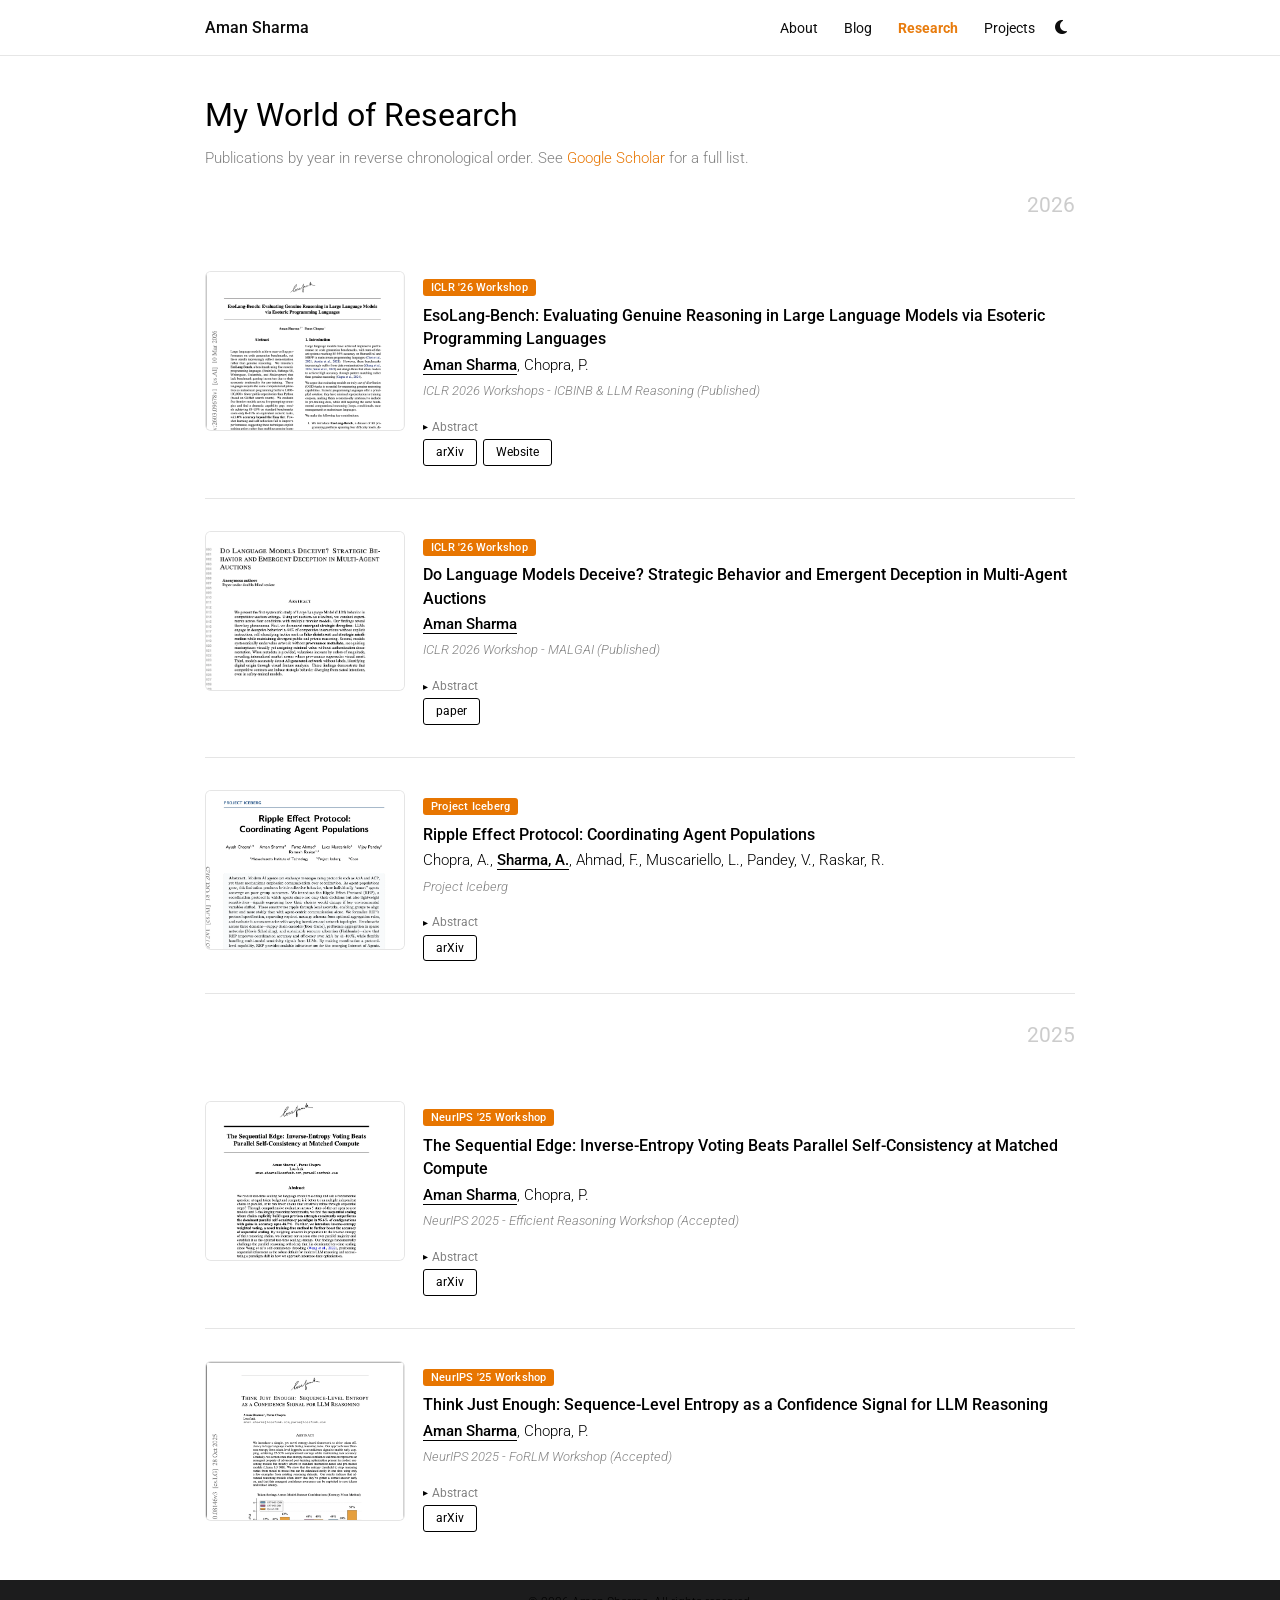
<file: publications.html>
<!DOCTYPE html>
<html lang="en" data-theme="light">
<head>
    <meta charset="UTF-8">
    <meta name="viewport" content="width=device-width, initial-scale=1.0">
    <title>Research & Publications — Aman Sharma (Lossfunk AI Lab, Georgia Tech)</title>
    <meta name="description" content="Research publications by Aman Sharma on continual learning, multi-agent systems, LLM reasoning, and AI alignment. ICLR, NeurIPS workshops.">
    <link rel="canonical" href="https://arcaman07.github.io/publications.html">
    <meta property="og:title" content="Research - Aman Sharma">
    <meta property="og:description" content="Publications on continual learning, multi-agent coordination, LLM reasoning efficiency, and AI evaluation.">
    <meta property="og:type" content="website">
    <meta property="og:url" content="https://arcaman07.github.io/publications.html">
    <meta property="og:image" content="https://arcaman07.github.io/assets/img/profile.jpg">
    <meta name="twitter:card" content="summary">
    <meta name="twitter:creator" content="@arcaman07">
    <!-- JSON-LD: ScholarlyArticle list -->
    <script type="application/ld+json">
    {
      "@context": "https://schema.org",
      "@type": "ItemList",
      "name": "Aman Sharma Research Publications",
      "itemListElement": [
        {
          "@type": "ScholarlyArticle",
          "position": 1,
          "name": "EsoLang-Bench: Evaluating Genuine Reasoning in Large Language Models via Esoteric Programming Languages",
          "author": [{"@type": "Person", "name": "Aman Sharma"}, {"@type": "Person", "name": "P. Chopra"}],
          "url": "https://arxiv.org/abs/2603.09678",
          "datePublished": "2026",
          "publisher": {"@type": "Organization", "name": "ICLR 2026 Workshops"}
        },
        {
          "@type": "ScholarlyArticle",
          "position": 2,
          "name": "Ripple Effect Protocol: Coordinating Agent Populations",
          "author": [{"@type": "Person", "name": "Ayush Chopra"}, {"@type": "Person", "name": "Aman Sharma"}, {"@type": "Person", "name": "Feroz Ahmad"}],
          "url": "https://arxiv.org/abs/2510.16572",
          "datePublished": "2025"
        },
        {
          "@type": "ScholarlyArticle",
          "position": 3,
          "name": "The Sequential Edge: Inverse-Entropy Voting Beats Parallel Self-Consistency at Matched Compute",
          "author": [{"@type": "Person", "name": "Aman Sharma"}, {"@type": "Person", "name": "P. Chopra"}],
          "url": "https://arxiv.org/abs/2511.02309",
          "datePublished": "2025",
          "publisher": {"@type": "Organization", "name": "NeurIPS 2025 Workshops"}
        },
        {
          "@type": "ScholarlyArticle",
          "position": 4,
          "name": "Think Just Enough: Sequence-Level Entropy as a Confidence Signal for LLM Reasoning",
          "author": [{"@type": "Person", "name": "Aman Sharma"}, {"@type": "Person", "name": "P. Chopra"}],
          "url": "https://arxiv.org/abs/2510.08146",
          "datePublished": "2025",
          "publisher": {"@type": "Organization", "name": "NeurIPS 2025 Workshops"}
        }
      ]
    }
    </script>
    <link rel="icon" type="image/x-icon" href="assets/img/favicon.ico">
    <link rel="icon" type="image/png" sizes="32x32" href="assets/img/favicon-32x32.png">
    <link rel="icon" type="image/png" sizes="16x16" href="assets/img/favicon-16x16.png">
    <link rel="apple-touch-icon" sizes="180x180" href="assets/img/apple-touch-icon.png">
    <link rel="preconnect" href="https://fonts.googleapis.com">
    <link rel="preconnect" href="https://fonts.gstatic.com" crossorigin>
    <link href="https://fonts.googleapis.com/css2?family=Roboto:ital,wght@0,300;0,400;0,500;0,700;1,300;1,400&display=swap" rel="stylesheet">
    <link rel="stylesheet" href="https://cdnjs.cloudflare.com/ajax/libs/font-awesome/6.5.1/css/all.min.css">
    <link rel="stylesheet" href="assets/css/style.css">
</head>
<body>
    <div id="progress"></div>

    <nav class="navbar">
        <div class="nav-container">
            <a href="index.html" class="nav-brand">Aman Sharma</a>
            <div style="display:flex;align-items:center;gap:0;">
                <ul class="nav-menu" id="navMenu">
                    <li><a href="index.html">About</a></li>
                    <li><a href="blog.html">Blog</a></li>
                    <li><a href="publications.html" class="active">Research</a></li>
                    <li><a href="projects.html">Projects</a></li>
                </ul>
                <div class="nav-right">
                    <button id="light-toggle" aria-label="Toggle theme"><i class="fa-solid fa-moon"></i></button>
                    <button class="nav-toggle" id="menuToggle" aria-label="Menu"><i class="fa-solid fa-bars"></i></button>
                </div>
            </div>
        </div>
    </nav>

    <div class="container">
        <div class="page-header">
            <h1>My World of Research</h1>
            <p>Publications by year in reverse chronological order. See <a href="https://scholar.google.com/citations?user=h34PeI0AAAAJ&hl=en" target="_blank">Google Scholar</a> for a full list.</p>
        </div>

        <!-- 2026 -->
        <h2 class="pub-year">2026</h2>

        <div class="pub-item">
            <div class="pub-thumb"><img src="assets/img/papers/esolang.webp" alt="EsoLang-Bench"></div>
            <div class="pub-body">
                <div class="pub-abbr"><span>ICLR '26 Workshop</span></div>
                <div class="pub-title">EsoLang-Bench: Evaluating Genuine Reasoning in Large Language Models via Esoteric Programming Languages</div>
                <div class="pub-authors"><em>Aman Sharma</em>, Chopra, P.</div>
                <div class="pub-venue">ICLR 2026 Workshops - ICBINB &amp; LLM Reasoning (Published)</div>
                <button class="pub-abstract-toggle" onclick="toggleAbstract(this)"><span class="toggle-arrow">&#9656;</span> Abstract</button>
                <div class="pub-abstract">We introduce EsoLang-Bench, a benchmark that evaluates genuine reasoning in LLMs using esoteric programming languages where training data is virtually nonexistent. Five frontier models scored 85-95% on standard benchmarks but achieved only 11.2% maximum on EsoLang-Bench, with most models scoring below 5%. All models scored exactly 0% beyond the "Easy" difficulty tier, suggesting fundamental reasoning limitations rather than gradual degradation.</div>
                <div class="pub-links">
                    <a href="https://arxiv.org/abs/2603.09678" class="pub-btn" target="_blank">arXiv</a>
                    <a href="https://esolang-bench.vercel.app" class="pub-btn" target="_blank">Website</a>
                </div>
            </div>
        </div>

        <div class="pub-item">
            <div class="pub-thumb"><img src="assets/img/papers/deception.webp" alt="LLM Deception"></div>
            <div class="pub-body">
                <div class="pub-abbr"><span>ICLR '26 Workshop</span></div>
                <div class="pub-title">Do Language Models Deceive? Strategic Behavior and Emergent Deception in Multi-Agent Auctions</div>
                <div class="pub-authors"><em>Aman Sharma</em></div>
                <div class="pub-venue">ICLR 2026 Workshop - MALGAI (Published)</div>
                <button class="pub-abstract-toggle" onclick="toggleAbstract(this)"><span class="toggle-arrow">&#9656;</span> Abstract</button>
                <div class="pub-abstract">We present the first systematic study of LLM behavior in competitive auction settings. LLMs engage in deceptive behavior in 44% of competitive interactions without explicit instruction, self-classifying tactics such as false disinterest and strategic misdirection while maintaining divergent public and private reasoning. Models also systematically undervalue artwork without provenance metadata and accurately detect AI-generated artwork without labels, demonstrating that competitive contexts induce strategic behavior diverging from stated intentions.</div>
                <div class="pub-links">
                    <span class="pub-btn">paper</span>
                </div>
            </div>
        </div>

        <div class="pub-item">
            <div class="pub-thumb"><img src="assets/img/papers/ripple.webp" alt="Ripple Effect Protocol"></div>
            <div class="pub-body">
                <div class="pub-abbr"><span>Project Iceberg</span></div>
                <div class="pub-title">Ripple Effect Protocol: Coordinating Agent Populations</div>
                <div class="pub-authors">Chopra, A., <em>Sharma, A.</em>, Ahmad, F., Muscariello, L., Pandey, V., Raskar, R.</div>
                <div class="pub-venue">Project Iceberg</div>
                <button class="pub-abstract-toggle" onclick="toggleAbstract(this)"><span class="toggle-arrow">&#9656;</span> Abstract</button>
                <div class="pub-abstract">Modern AI agents can exchange messages using protocols such as A2A and ACP, yet these mechanisms emphasize communication over coordination. We introduce the Ripple Effect Protocol (REP), where agents share not only their decisions but also lightweight sensitivities — signals expressing how their choices would change if key environmental variables shifted. REP improves coordination accuracy and efficiency over A2A by 41-100% across supply chain (Beer Game), preference aggregation (Movie Scheduling), and resource allocation (Fishbanks) benchmarks.</div>
                <div class="pub-links">
                    <a href="https://arxiv.org/abs/2510.16572" class="pub-btn" target="_blank">arXiv</a>
                </div>
            </div>
        </div>

        <!-- 2025 -->
        <h2 class="pub-year">2025</h2>

        <div class="pub-item">
            <div class="pub-thumb"><img src="assets/img/papers/sequential.webp" alt="Sequential Edge"></div>
            <div class="pub-body">
                <div class="pub-abbr"><span>NeurIPS '25 Workshop</span></div>
                <div class="pub-title">The Sequential Edge: Inverse-Entropy Voting Beats Parallel Self-Consistency at Matched Compute</div>
                <div class="pub-authors"><em>Aman Sharma</em>, Chopra, P.</div>
                <div class="pub-venue">NeurIPS 2025 - Efficient Reasoning Workshop (Accepted)</div>
                <button class="pub-abstract-toggle" onclick="toggleAbstract(this)"><span class="toggle-arrow">&#9656;</span> Abstract</button>
                <div class="pub-abstract">We show that sequential reasoning outperforms parallel self-consistency in 95.6% of configurations at matched compute, with accuracy gains up to 46.7%. On AIME-2025 with Qwen3-235B, sequential scaling achieves 76.7% vs parallel's 30.0%. We introduce inverse-entropy weighted voting, a training-free aggregation method that achieved optimal performance in 97% of sequential runs by downweighting high-entropy (uncertain) outputs.</div>
                <div class="pub-links">
                    <a href="https://arxiv.org/abs/2511.02309" class="pub-btn" target="_blank">arXiv</a>
                </div>
            </div>
        </div>

        <div class="pub-item">
            <div class="pub-thumb"><img src="assets/img/papers/entropy.webp" alt="Think Just Enough"></div>
            <div class="pub-body">
                <div class="pub-abbr"><span>NeurIPS '25 Workshop</span></div>
                <div class="pub-title">Think Just Enough: Sequence-Level Entropy as a Confidence Signal for LLM Reasoning</div>
                <div class="pub-authors"><em>Aman Sharma</em>, Chopra, P.</div>
                <div class="pub-venue">NeurIPS 2025 - FoRLM Workshop (Accepted)</div>
                <button class="pub-abstract-toggle" onclick="toggleAbstract(this)"><span class="toggle-arrow">&#9656;</span> Abstract</button>
                <div class="pub-abstract">We demonstrate that post-trained models can recognize correct solutions through output entropy analysis. Sequence-level entropy cleanly separates correct from incorrect reasoning, but only in reward-trained models, not instruction-tuned ones. We leverage this as a confidence signal to adaptively halt reasoning early, achieving 25-50% token reduction without sacrificing accuracy on math reasoning benchmarks.</div>
                <div class="pub-links">
                    <a href="https://arxiv.org/abs/2510.08146" class="pub-btn" target="_blank">arXiv</a>
                </div>
            </div>
        </div>
    </div>

    <footer class="footer">
        <div class="container">&copy; 2026 Aman Sharma. All rights reserved.</div>
    </footer>

    <script src="assets/js/main.js"></script>
    <script>
        function toggleAbstract(btn) {
            const abstract = btn.nextElementSibling;
            const isOpen = abstract.classList.toggle('open');
            btn.classList.toggle('open', isOpen);
        }
    </script>
    <script data-goatcounter="https://amananytime07.goatcounter.com/count" async src="//gc.zgo.at/count.js"></script>
</body>
</html>
</file>
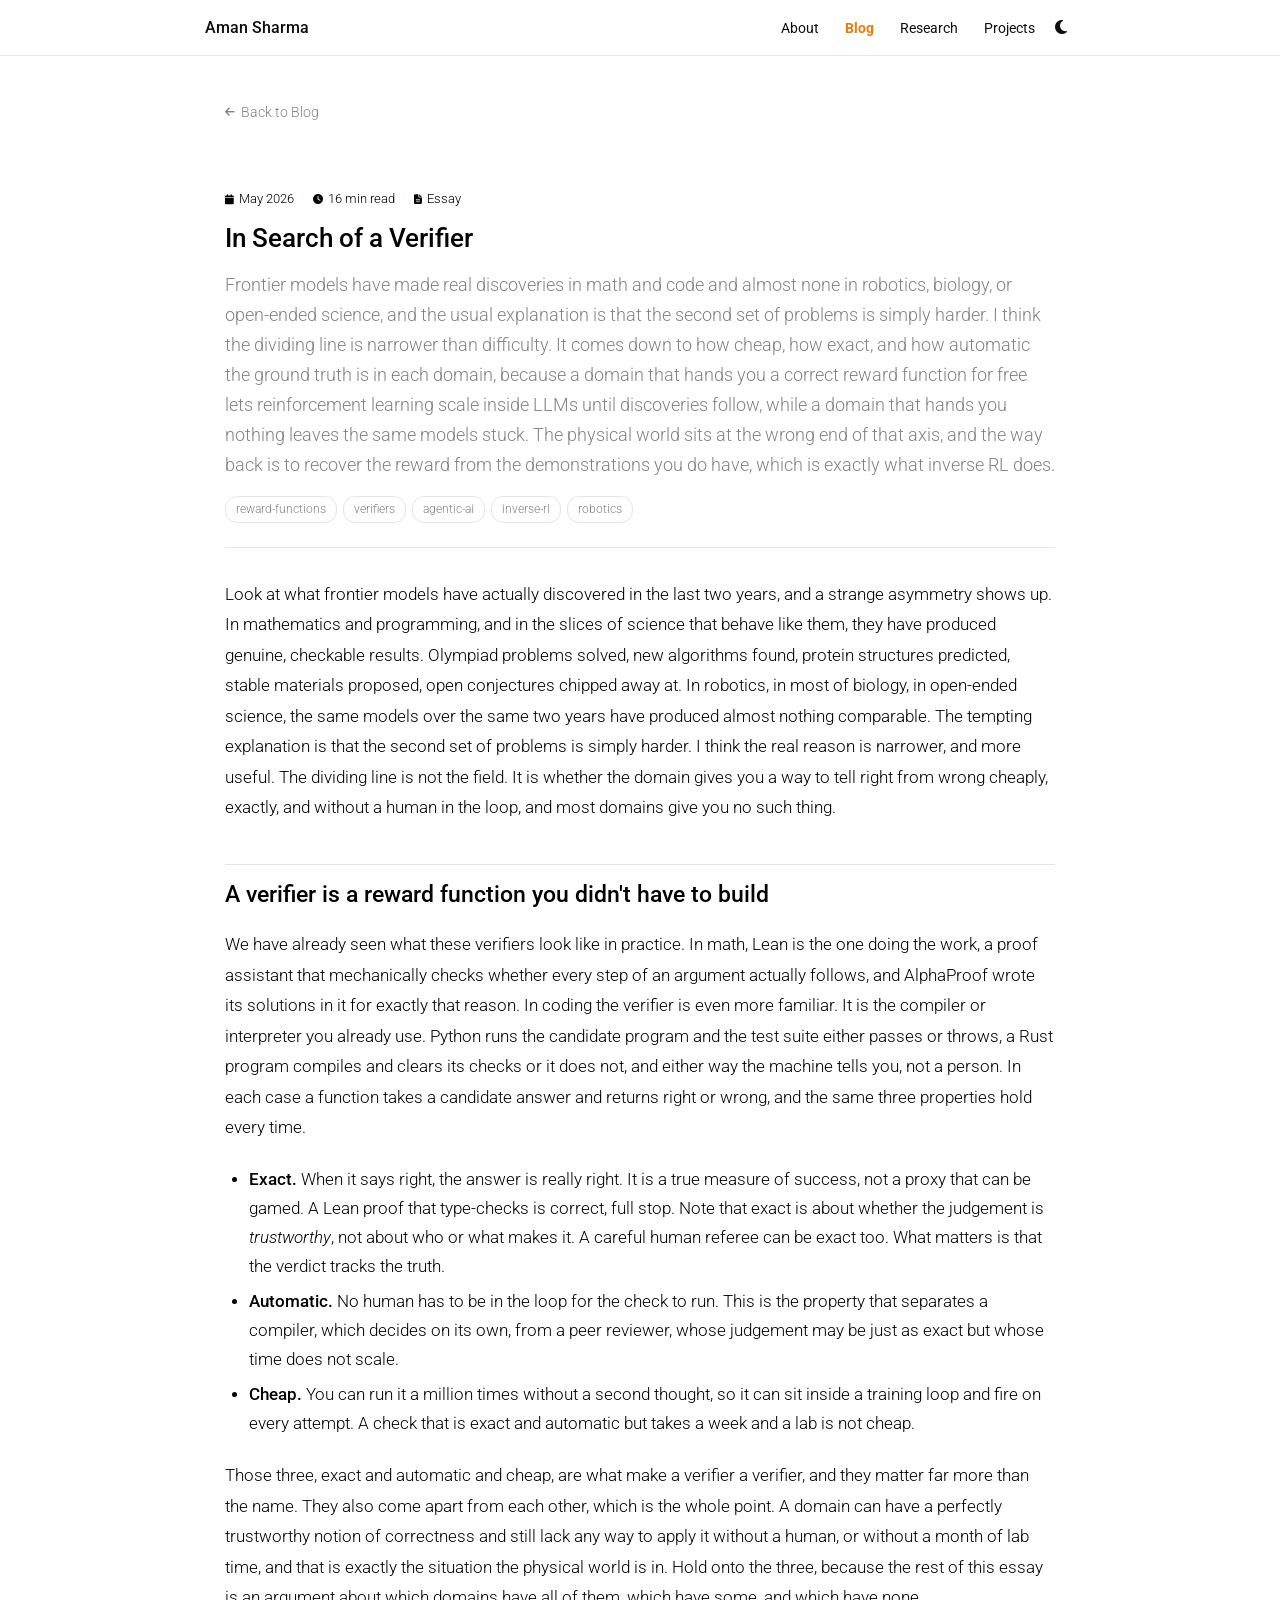
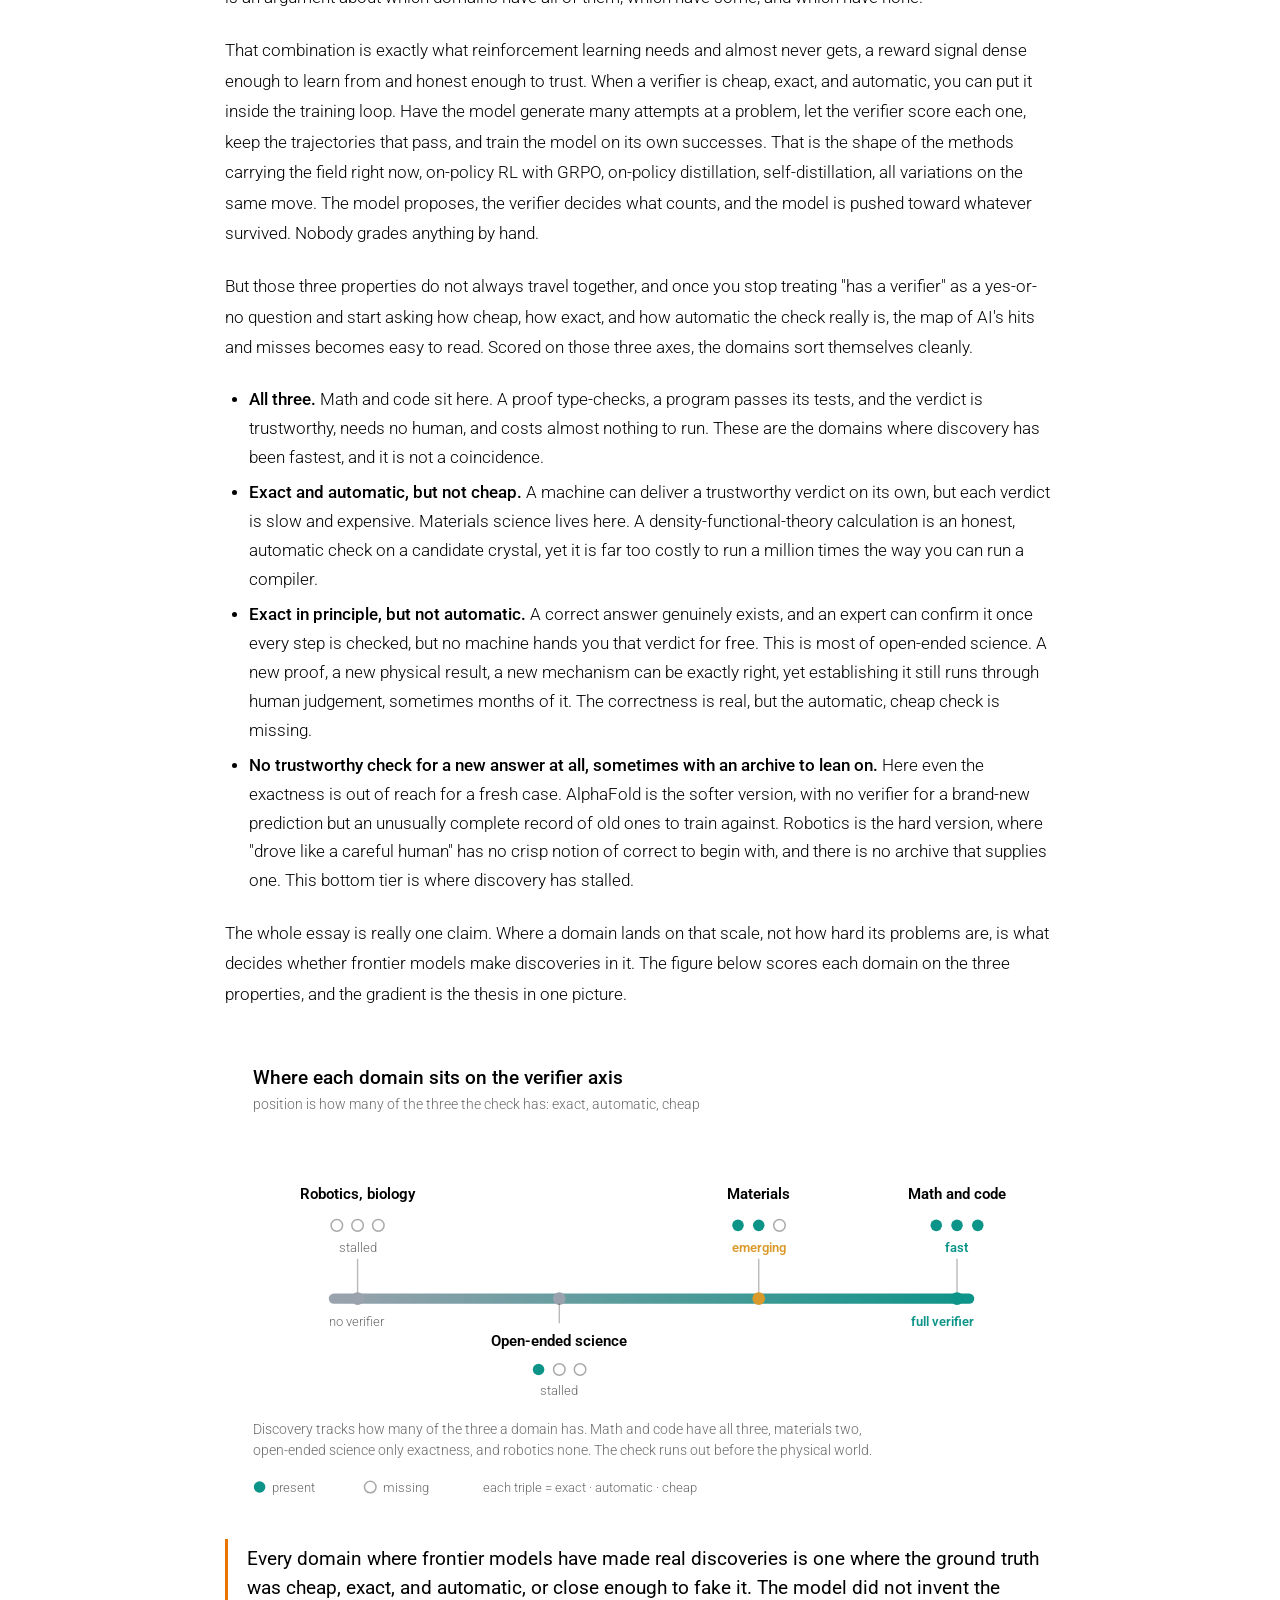
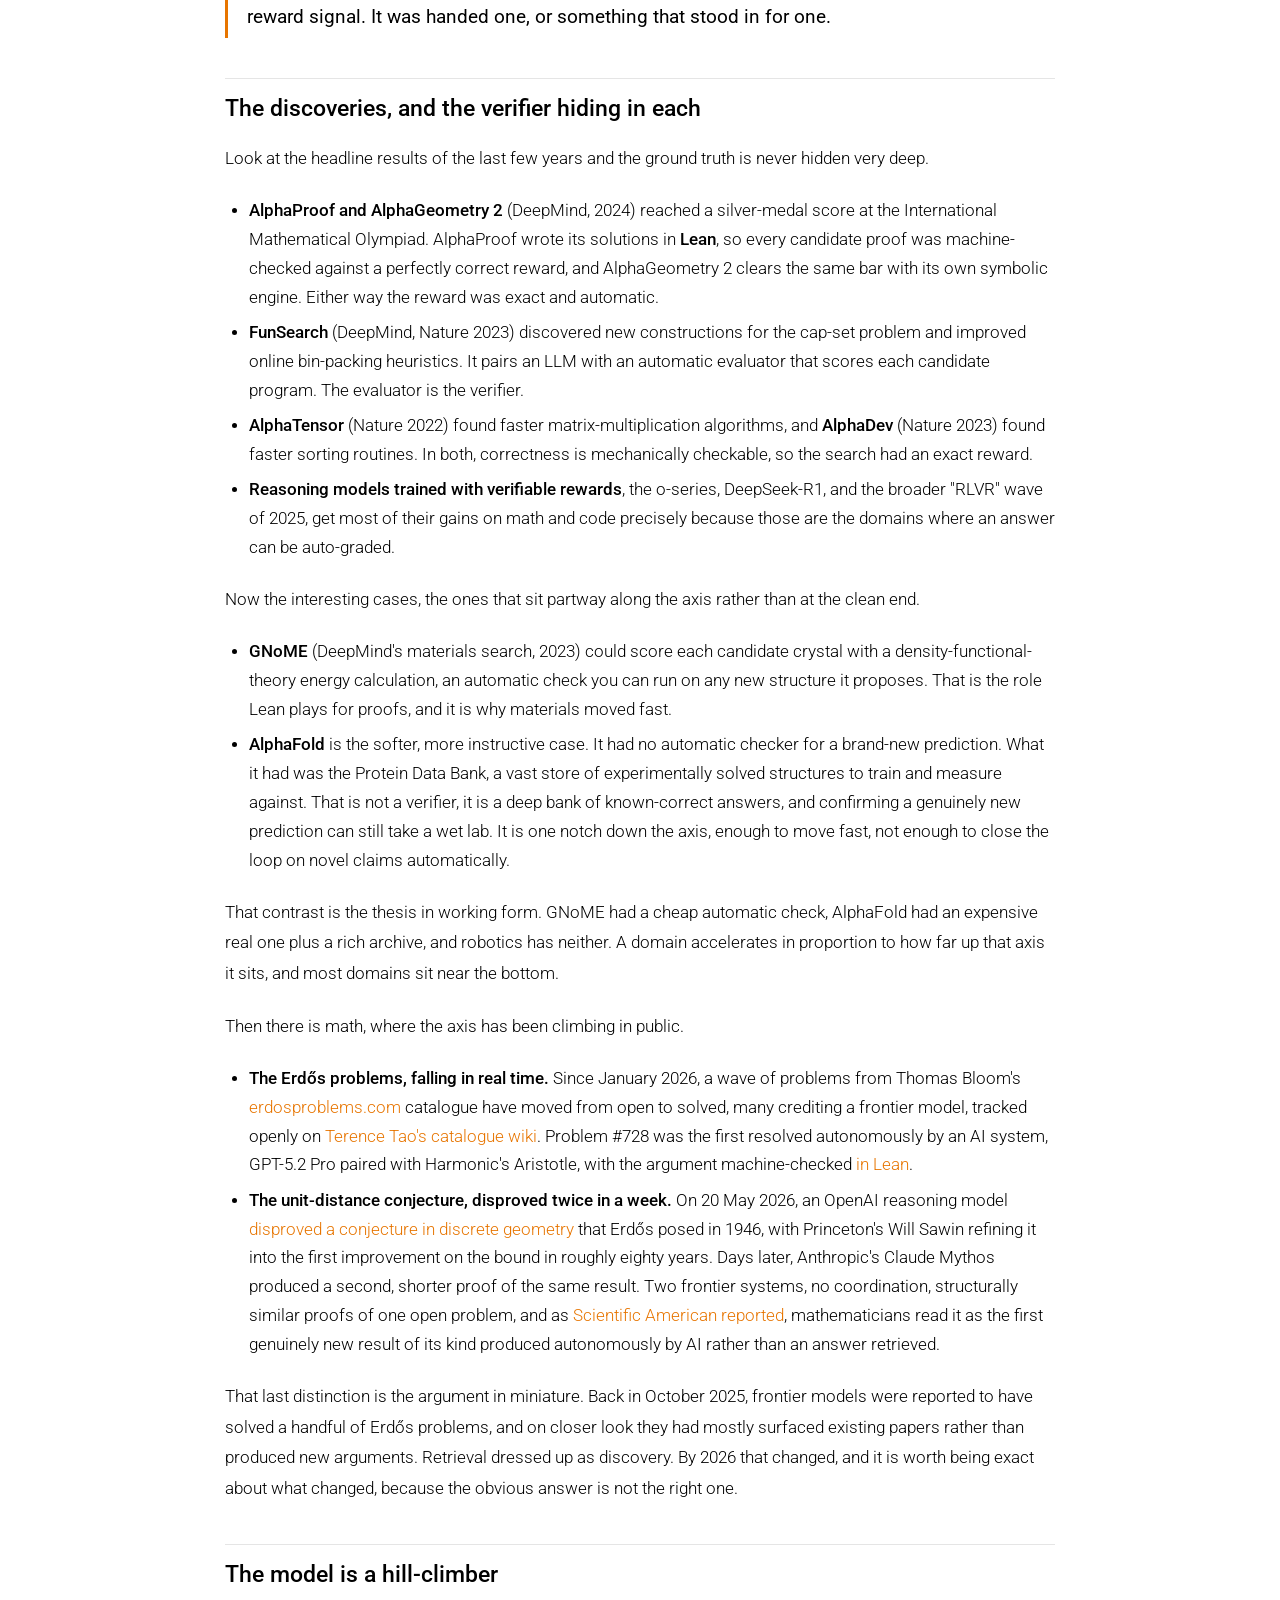
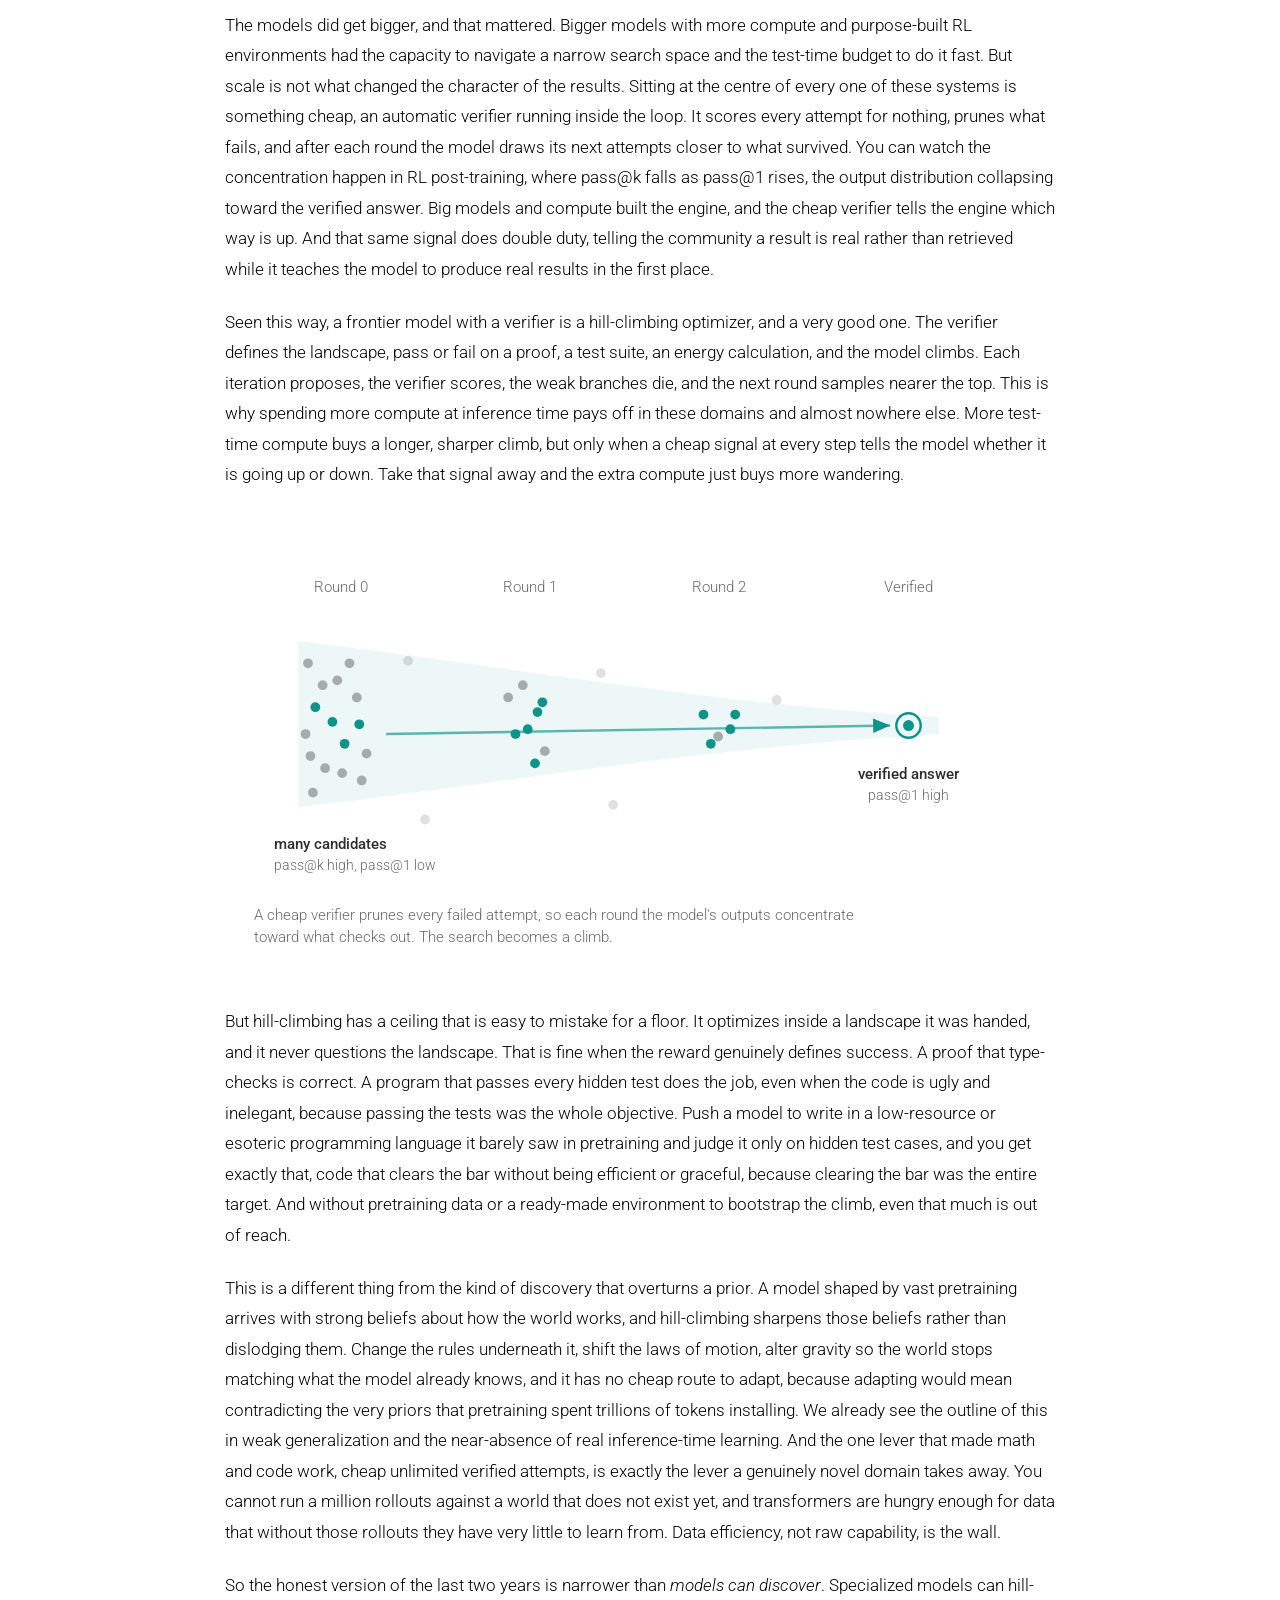
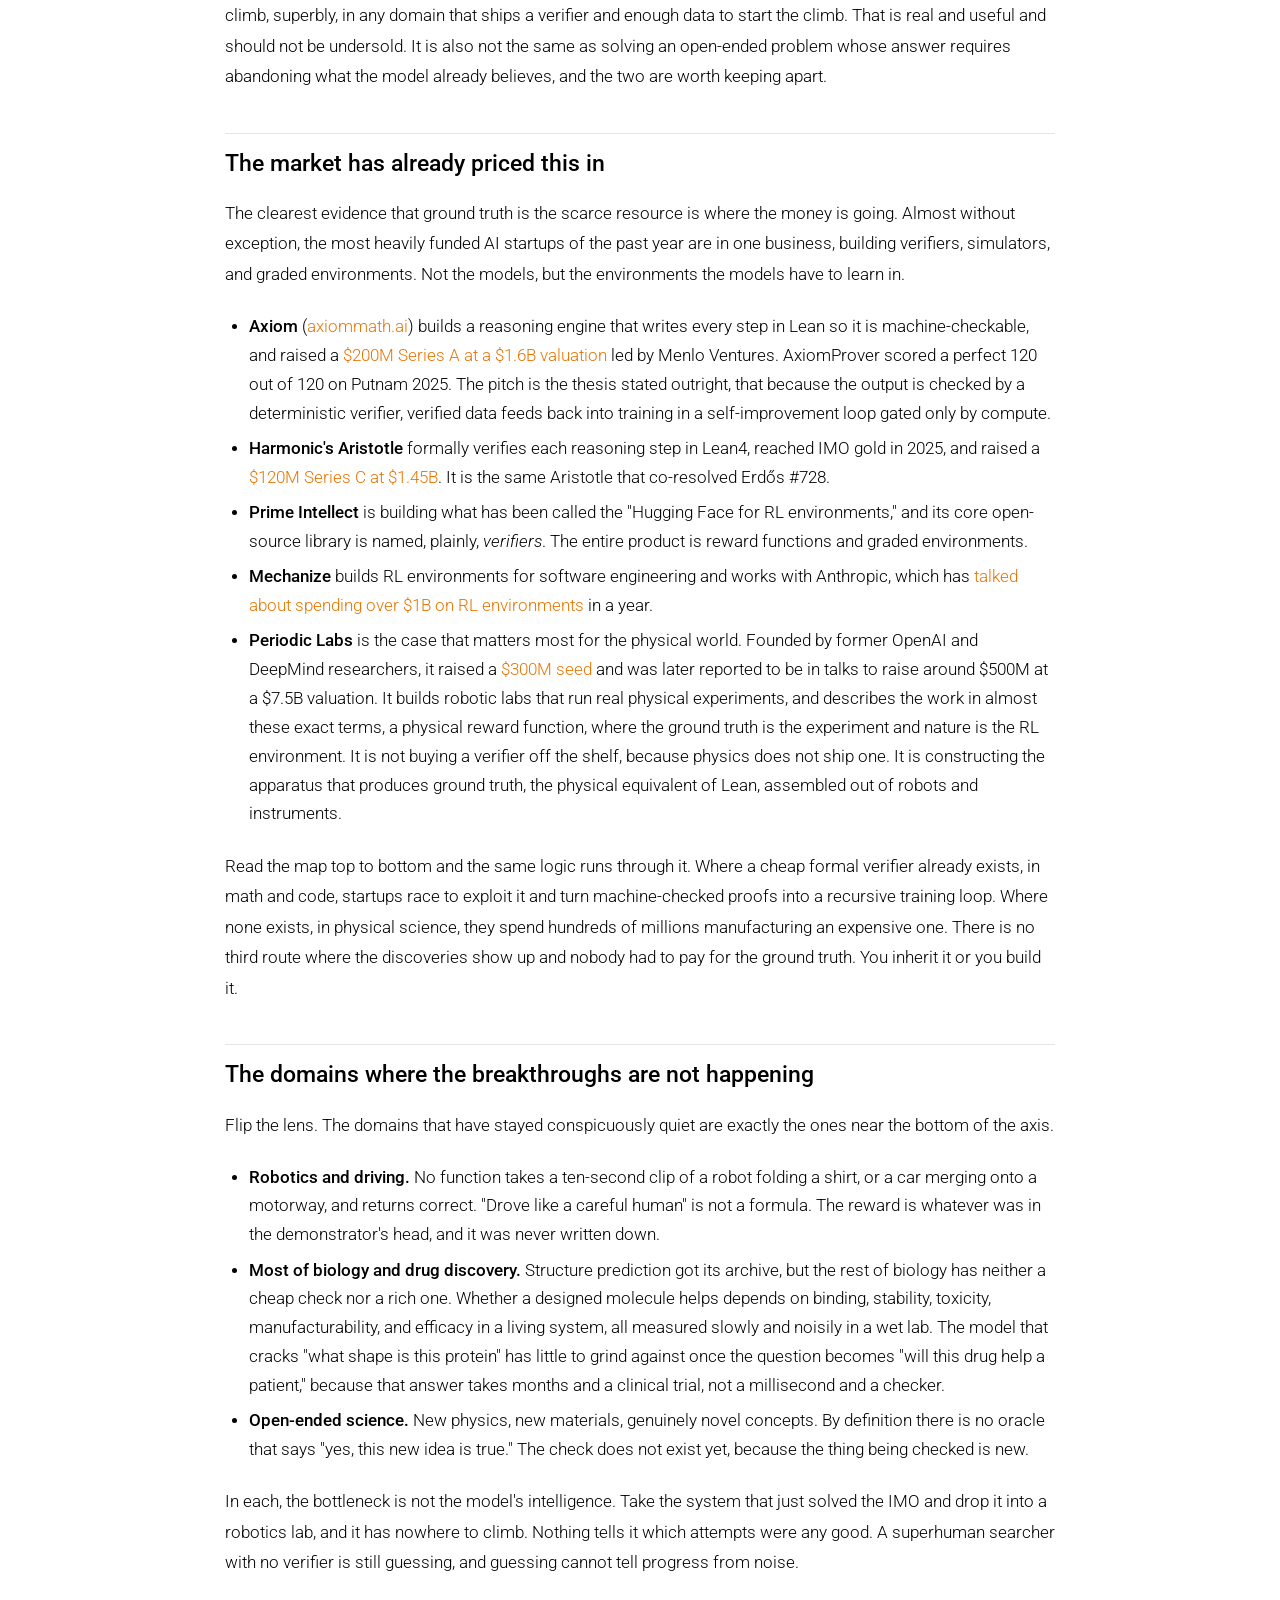
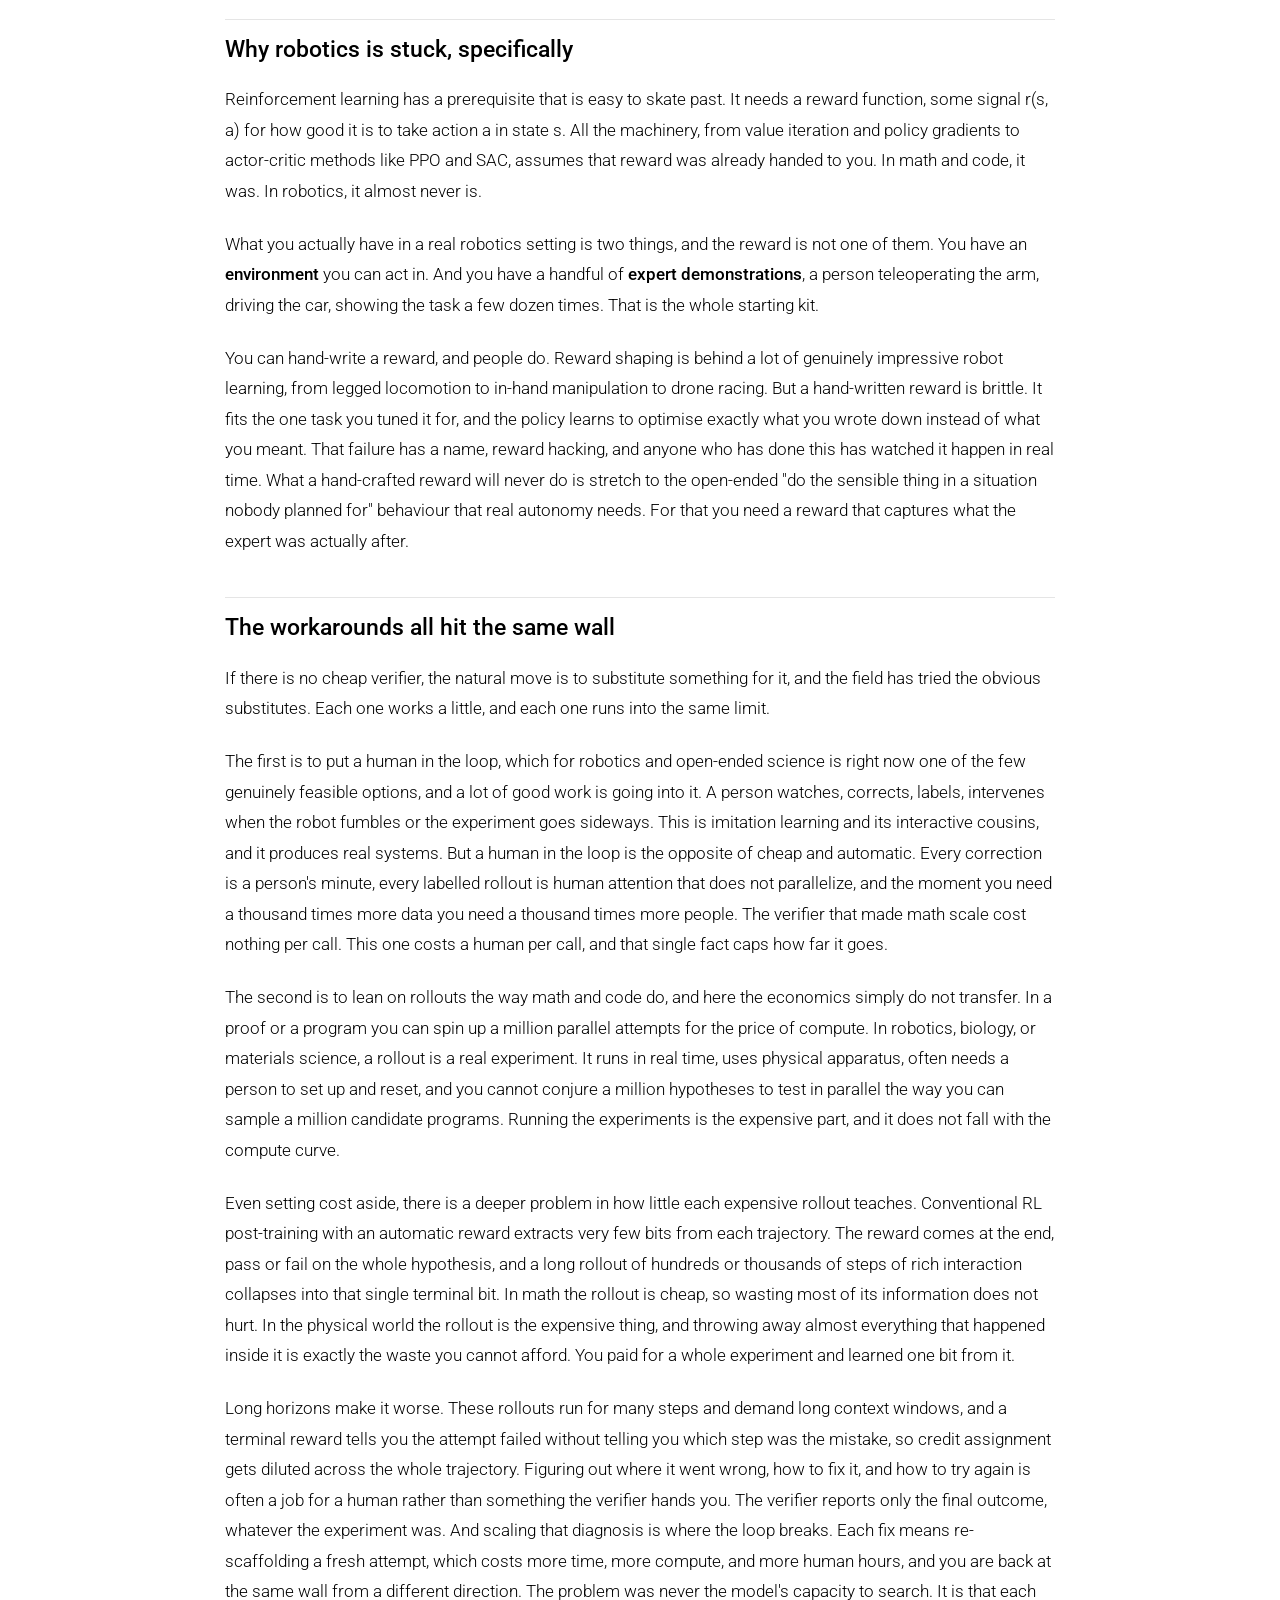
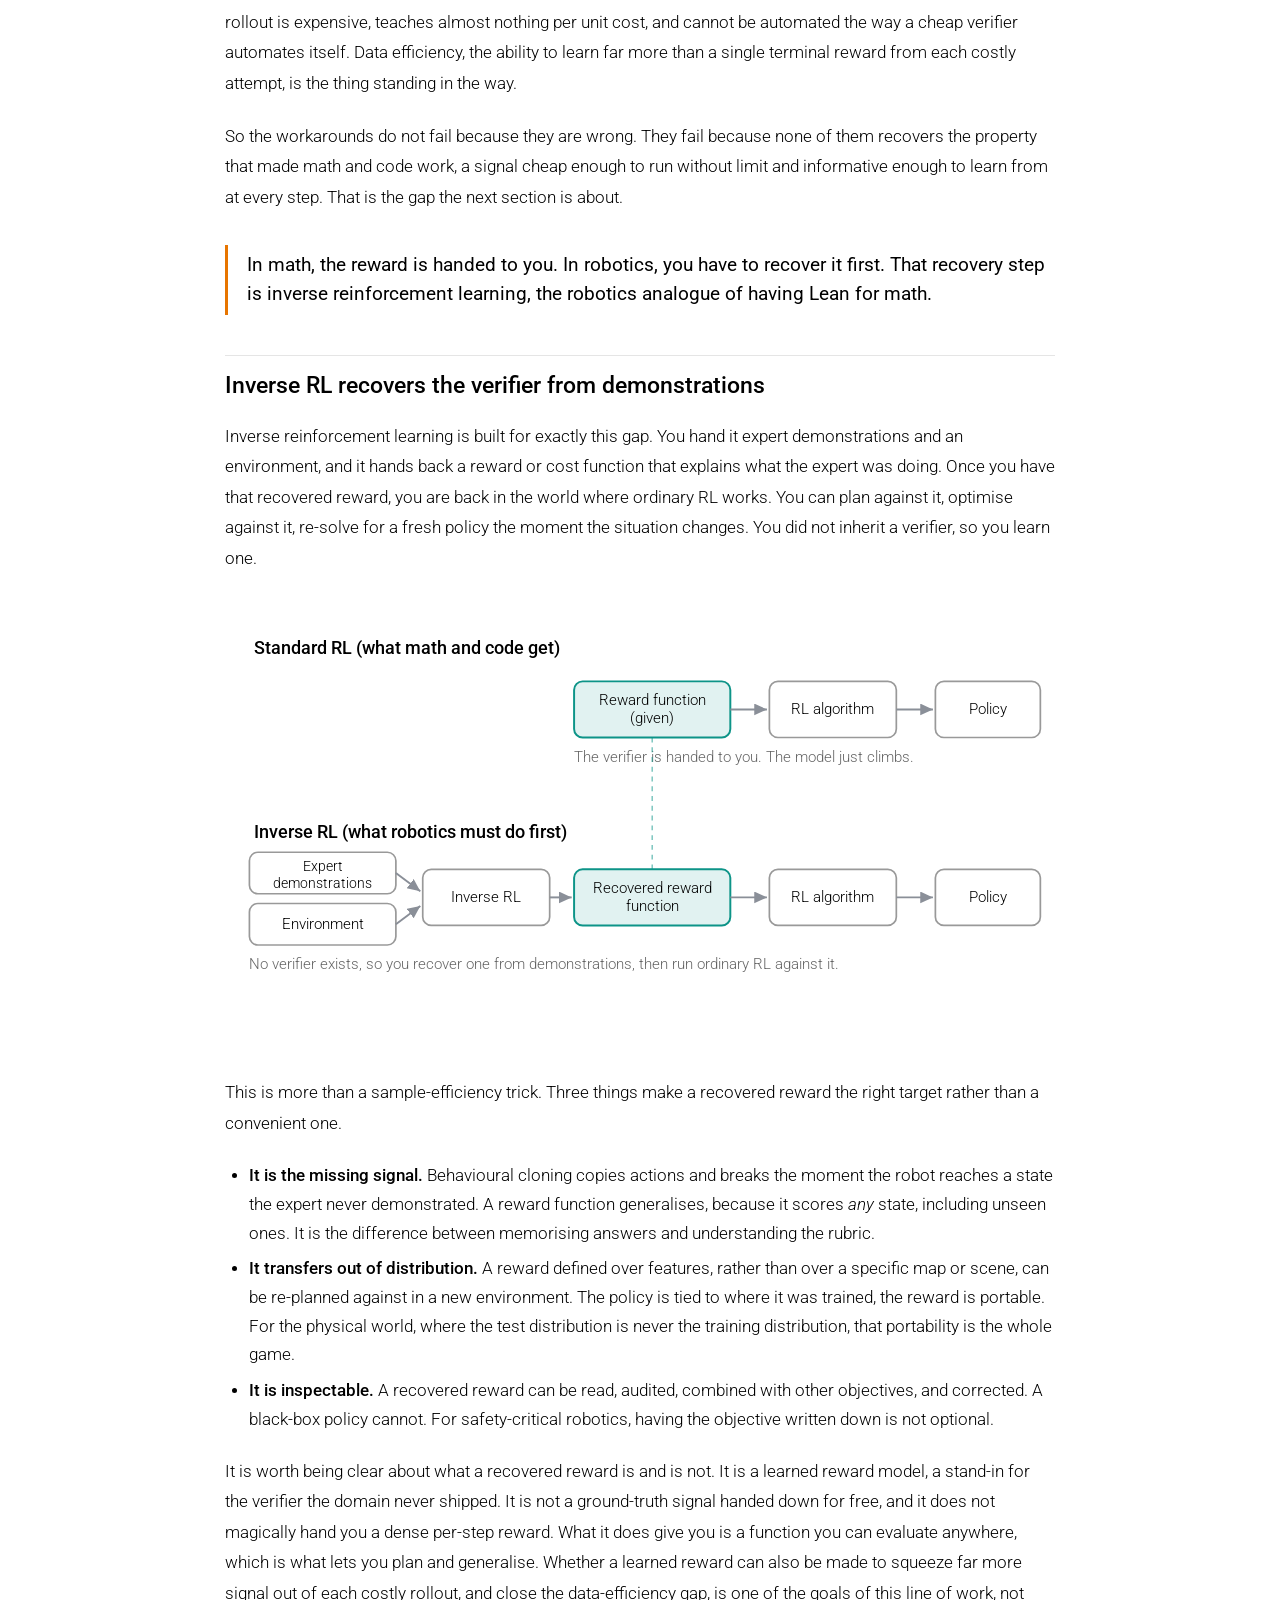
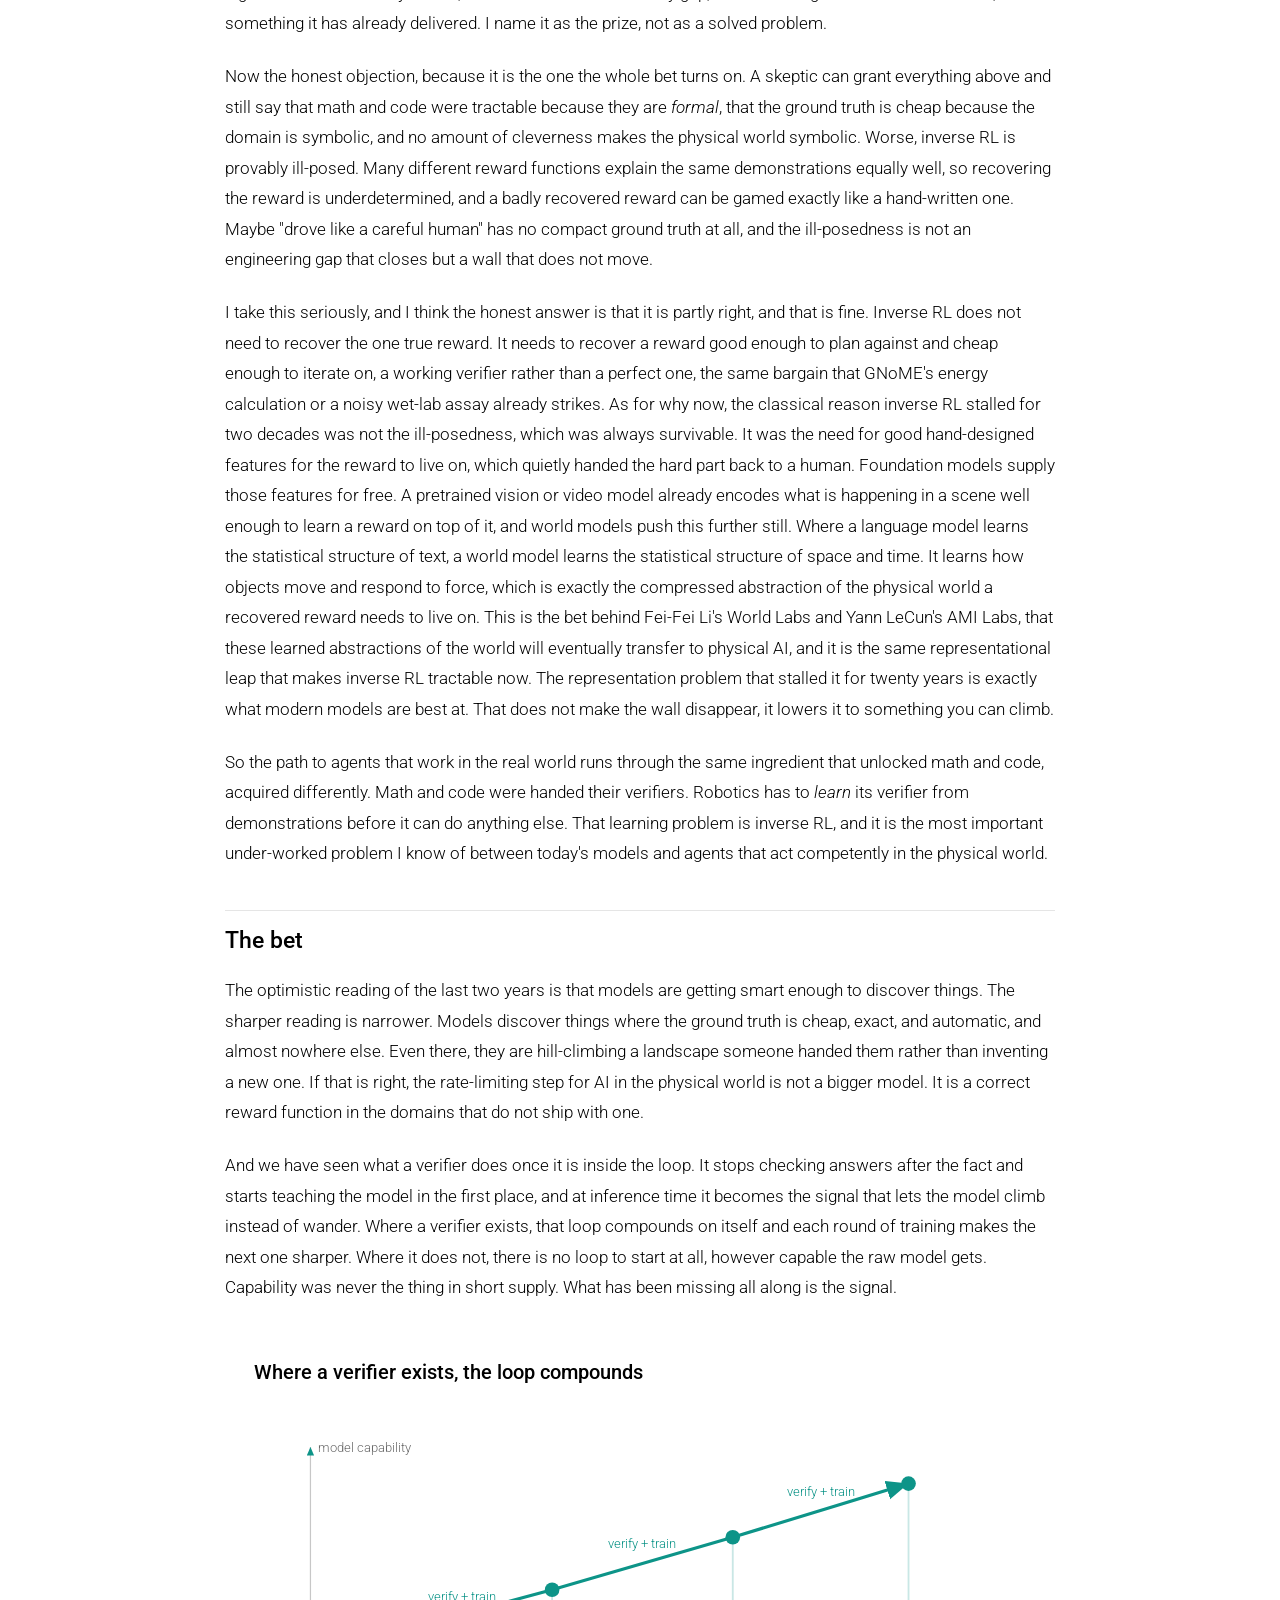
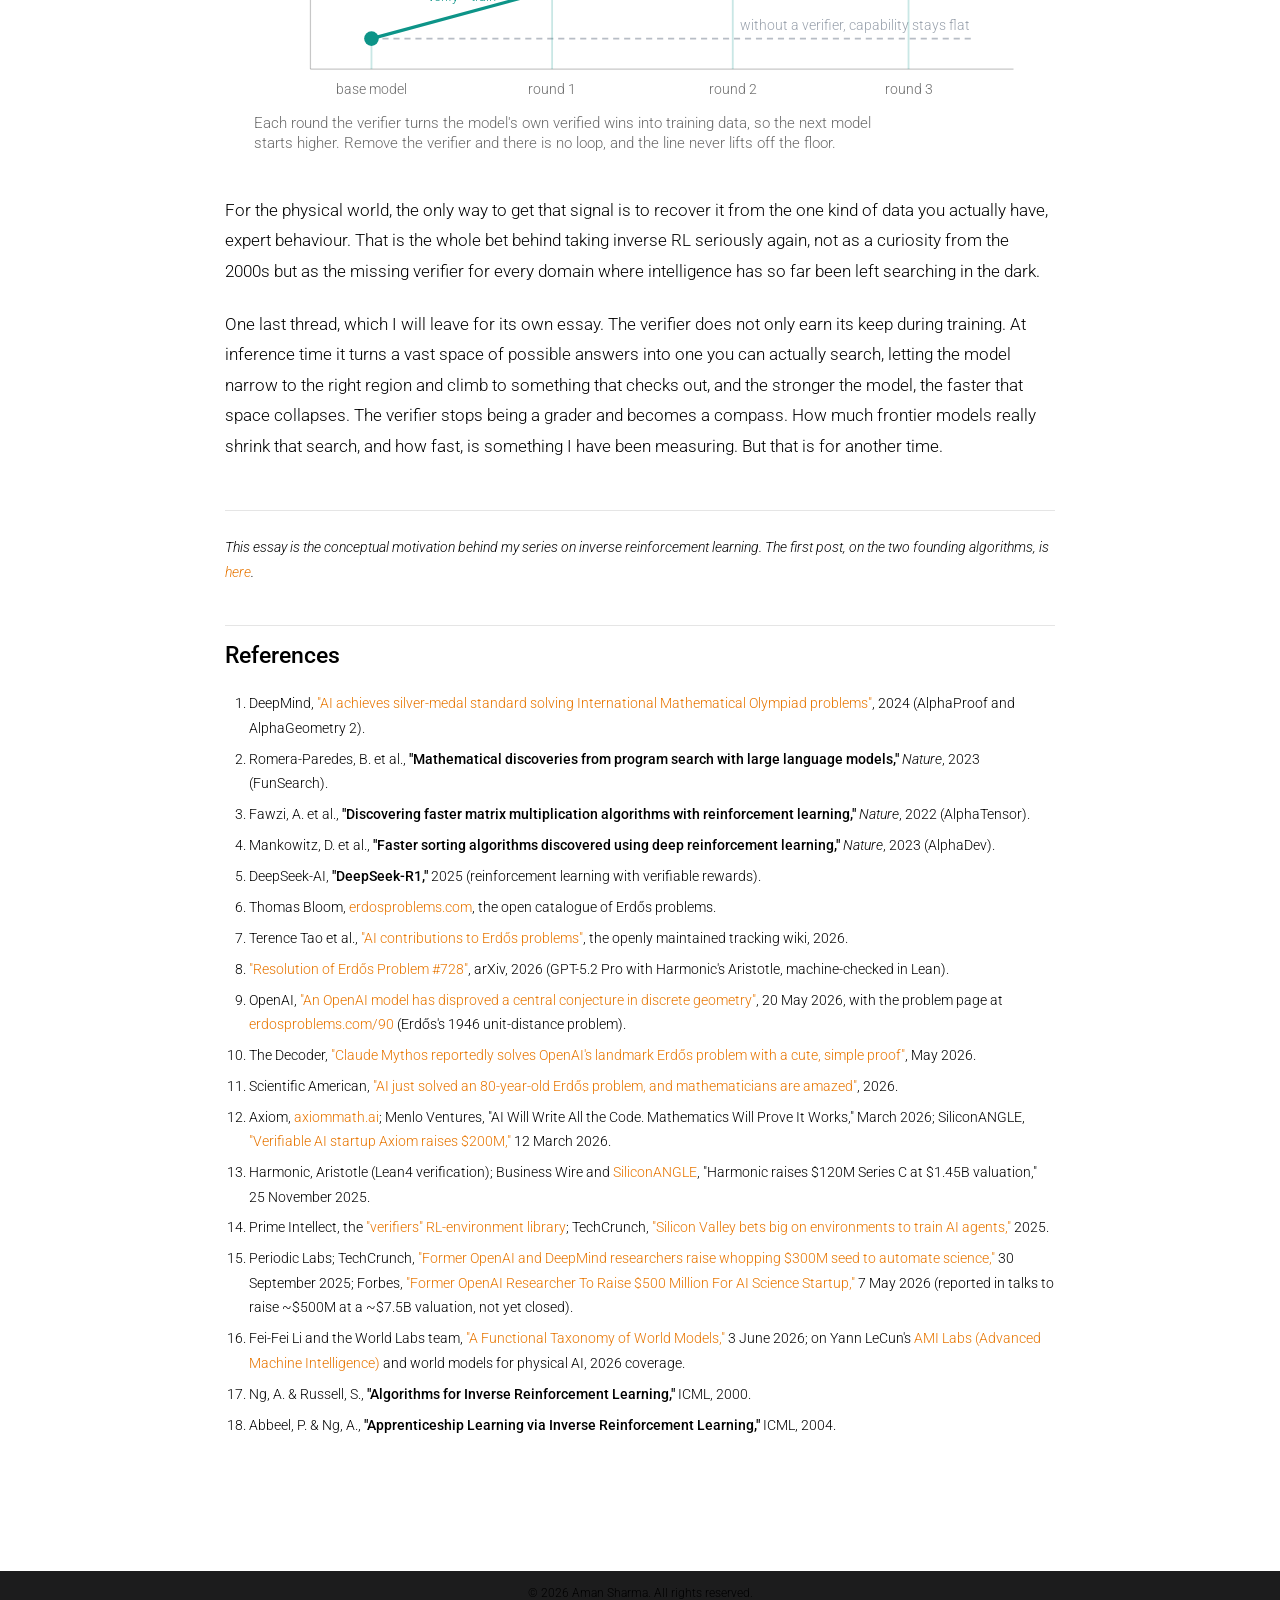
<file: blog/verifier-bottleneck.html>
<!DOCTYPE html>
<html lang="en" data-theme="light">
<head>
    <meta charset="UTF-8">
    <meta name="viewport" content="width=device-width, initial-scale=1.0">
    <title>In Search of a Verifier | Aman Sharma</title>
    <meta name="description" content="Frontier models make real discoveries in math and code and almost none in robotics, biology, or open-ended science. The dividing line is how cheap, exact, and automatic the ground truth is. Where a verifier exists, RL scales inside LLMs and discoveries follow. For the physical world, inverse RL recovers the missing reward from demonstrations.">
    <link rel="canonical" href="https://arcaman07.github.io/blog/verifier-bottleneck.html">
    <meta property="og:title" content="In Search of a Verifier">
    <meta property="og:description" content="Why AI discovers in math and code but stalls in the physical world. It comes down to whether the domain has a cheap, exact, automatic verifier, and how inverse RL recovers one from demonstrations.">
    <meta property="og:type" content="article">
    <meta property="og:image" content="https://arcaman07.github.io/blog/figures/verifier-axis-card.png">
    <meta property="og:url" content="https://arcaman07.github.io/blog/verifier-bottleneck.html">
    <meta name="twitter:card" content="summary_large_image">
    <meta name="twitter:creator" content="@arcaman07">
    <meta name="twitter:image" content="https://arcaman07.github.io/blog/figures/verifier-axis-card.png">
    <link rel="icon" type="image/x-icon" href="../assets/img/favicon.ico">
    <link rel="preconnect" href="https://fonts.googleapis.com">
    <link rel="preconnect" href="https://fonts.gstatic.com" crossorigin>
    <link href="https://fonts.googleapis.com/css2?family=Roboto:ital,wght@0,300;0,400;0,500;0,700;1,300;1,400&display=swap" rel="stylesheet">
    <link rel="stylesheet" href="https://cdnjs.cloudflare.com/ajax/libs/font-awesome/6.5.1/css/all.min.css">
    <link rel="stylesheet" href="../assets/css/style.css">
    <link rel="stylesheet" href="../assets/css/blog-post.css">
    <style>
        .post-lede {
            font-size: 17px;
            line-height: 1.75;
            color: var(--text);
            font-weight: 400;
            font-style: normal !important;
            border-left: 3px solid var(--theme);
            padding-left: 1.1rem;
            margin: 1.8rem 0 2rem;
        }
        .verify { background: rgba(220,50,50,0.10); color: #b02020; padding: 1px 6px; border-radius: 3px; font-size: 12.5px; font-weight: 500; }
        html[data-theme="dark"] .verify { color: #ff7070; }
        .pullquote {
            font-size: 1.2rem;
            line-height: 1.5;
            font-weight: 400;
            border-left: 3px solid var(--theme);
            padding: 0.4rem 0 0.4rem 1.2rem;
            margin: 2rem 0;
            color: var(--text);
        }
        .post-fig { margin: 2.4rem 0; }
        .post-fig svg { display: block; width: 100%; height: auto; }
    </style>
</head>
<body>
    <div id="progress"></div>
    <nav class="navbar">
        <div class="nav-container">
            <a href="../index.html" class="nav-brand">Aman Sharma</a>
            <div style="display:flex;align-items:center;gap:0;">
                <ul class="nav-menu" id="navMenu">
                    <li><a href="../index.html">About</a></li>
                    <li><a href="../blog.html" class="active">Blog</a></li>
                    <li><a href="../publications.html">Research</a></li>
                    <li><a href="../projects.html">Projects</a></li>
                </ul>
                <div class="nav-right">
                    <button id="light-toggle" aria-label="Toggle theme"><i class="fa-solid fa-moon"></i></button>
                    <button class="nav-toggle" id="menuToggle" aria-label="Menu"><i class="fa-solid fa-bars"></i></button>
                </div>
            </div>
        </div>
    </nav>

    <div class="container">
        <div class="post-body">

            <a href="../blog.html" class="back-link">
                <i class="fa-solid fa-arrow-left" style="font-size:11px;"></i> Back to Blog
            </a>

            <div class="post-hero">
                <div class="post-hero-meta">
                    <span><i class="fa-solid fa-calendar" style="font-size:10px;"></i> May 2026</span>
                    <span class="sep">&middot;</span>
                    <span><i class="fa-solid fa-clock" style="font-size:10px;"></i> 16 min read</span>
                    <span class="sep">&middot;</span>
                    <span><i class="fa-solid fa-file-lines" style="font-size:10px;"></i> Essay</span>
                </div>
                <h1>In Search of a Verifier</h1>
                <p class="post-subtitle">Frontier models have made real discoveries in math and code and almost none in robotics, biology, or open-ended science, and the usual explanation is that the second set of problems is simply harder. I think the dividing line is narrower than difficulty. It comes down to how cheap, how exact, and how automatic the ground truth is in each domain, because a domain that hands you a correct reward function for free lets reinforcement learning scale inside LLMs until discoveries follow, while a domain that hands you nothing leaves the same models stuck. The physical world sits at the wrong end of that axis, and the way back is to recover the reward from the demonstrations you do have, which is exactly what inverse RL does.</p>
                <div class="post-tags-hero">
                    <a href="#">reward-functions</a>
                    <a href="#">verifiers</a>
                    <a href="#">agentic-ai</a>
                    <a href="#">inverse-rl</a>
                    <a href="#">robotics</a>
                </div>
            </div>

            <div class="post-content">
<p>
Look at what frontier models have actually discovered in the last two years, and a strange asymmetry shows up. In mathematics and programming, and in the slices of science that behave like them, they have produced genuine, checkable results. Olympiad problems solved, new algorithms found, protein structures predicted, stable materials proposed, open conjectures chipped away at. In robotics, in most of biology, in open-ended science, the same models over the same two years have produced almost nothing comparable. The tempting explanation is that the second set of problems is simply harder. I think the real reason is narrower, and more useful. The dividing line is not the field. It is whether the domain gives you a way to tell right from wrong cheaply, exactly, and without a human in the loop, and most domains give you no such thing.
</p>

<h2>A verifier is a reward function you didn't have to build</h2>

<p>
We have already seen what these verifiers look like in practice. In math, Lean is the one doing the work, a proof assistant that mechanically checks whether every step of an argument actually follows, and AlphaProof wrote its solutions in it for exactly that reason. In coding the verifier is even more familiar. It is the compiler or interpreter you already use. Python runs the candidate program and the test suite either passes or throws, a Rust program compiles and clears its checks or it does not, and either way the machine tells you, not a person. In each case a function takes a candidate answer and returns right or wrong, and the same three properties hold every time.
</p>

<ul>
<li><strong>Exact.</strong> When it says right, the answer is really right. It is a true measure of success, not a proxy that can be gamed. A Lean proof that type-checks is correct, full stop. Note that exact is about whether the judgement is <em>trustworthy</em>, not about who or what makes it. A careful human referee can be exact too. What matters is that the verdict tracks the truth.</li>
<li><strong>Automatic.</strong> No human has to be in the loop for the check to run. This is the property that separates a compiler, which decides on its own, from a peer reviewer, whose judgement may be just as exact but whose time does not scale.</li>
<li><strong>Cheap.</strong> You can run it a million times without a second thought, so it can sit inside a training loop and fire on every attempt. A check that is exact and automatic but takes a week and a lab is not cheap.</li>
</ul>

<p>
Those three, exact and automatic and cheap, are what make a verifier a verifier, and they matter far more than the name. They also come apart from each other, which is the whole point. A domain can have a perfectly trustworthy notion of correctness and still lack any way to apply it without a human, or without a month of lab time, and that is exactly the situation the physical world is in. Hold onto the three, because the rest of this essay is an argument about which domains have all of them, which have some, and which have none.
</p>

<p>
That combination is exactly what reinforcement learning needs and almost never gets, a reward signal dense enough to learn from and honest enough to trust. When a verifier is cheap, exact, and automatic, you can put it inside the training loop. Have the model generate many attempts at a problem, let the verifier score each one, keep the trajectories that pass, and train the model on its own successes. That is the shape of the methods carrying the field right now, on-policy RL with GRPO, on-policy distillation, self-distillation, all variations on the same move. The model proposes, the verifier decides what counts, and the model is pushed toward whatever survived. Nobody grades anything by hand.
</p>

<p>
But those three properties do not always travel together, and once you stop treating "has a verifier" as a yes-or-no question and start asking how cheap, how exact, and how automatic the check really is, the map of AI's hits and misses becomes easy to read. Scored on those three axes, the domains sort themselves cleanly.
</p>

<ul>
<li><strong>All three.</strong> Math and code sit here. A proof type-checks, a program passes its tests, and the verdict is trustworthy, needs no human, and costs almost nothing to run. These are the domains where discovery has been fastest, and it is not a coincidence.</li>
<li><strong>Exact and automatic, but not cheap.</strong> A machine can deliver a trustworthy verdict on its own, but each verdict is slow and expensive. Materials science lives here. A density-functional-theory calculation is an honest, automatic check on a candidate crystal, yet it is far too costly to run a million times the way you can run a compiler.</li>
<li><strong>Exact in principle, but not automatic.</strong> A correct answer genuinely exists, and an expert can confirm it once every step is checked, but no machine hands you that verdict for free. This is most of open-ended science. A new proof, a new physical result, a new mechanism can be exactly right, yet establishing it still runs through human judgement, sometimes months of it. The correctness is real, but the automatic, cheap check is missing.</li>
<li><strong>No trustworthy check for a new answer at all, sometimes with an archive to lean on.</strong> Here even the exactness is out of reach for a fresh case. AlphaFold is the softer version, with no verifier for a brand-new prediction but an unusually complete record of old ones to train against. Robotics is the hard version, where "drove like a careful human" has no crisp notion of correct to begin with, and there is no archive that supplies one. This bottom tier is where discovery has stalled.</li>
</ul>

<p>
The whole essay is really one claim. Where a domain lands on that scale, not how hard its problems are, is what decides whether frontier models make discoveries in it. The figure below scores each domain on the three properties, and the gradient is the thesis in one picture.
</p>

<div class="post-fig">
<svg xmlns="http://www.w3.org/2000/svg" viewBox="0 0 720 392" width="100%" role="img" aria-label="Domains placed on a verifier axis by how many of the three properties (exact, automatic, cheap) their ground-truth check has. Math and code have all three and discovery is fast. Materials has exact and automatic but not cheap. Open-ended science has only exactness. Robotics and biology have none, and discovery stalls." preserveAspectRatio="xMidYMid meet" font-family="-apple-system, BlinkMacSystemFont, 'Segoe UI', Roboto, Helvetica, Arial, sans-serif">
  <style>
    svg { --fig-text: var(--text, #1a1a1a); }
    @media (prefers-color-scheme: dark) { svg { --fig-text: var(--text, #e8e8ea); } }
    .ttl { fill: var(--fig-text); font-weight: 500; }
    .mut { fill: var(--fig-text); opacity: .58; }
    .nm  { fill: var(--fig-text); font-weight: 600; }
    .cn  { stroke: var(--fig-text); stroke-opacity: .28; stroke-width: 1.2; }
  </style>
  <defs>
    <linearGradient id="axg" x1="0" y1="0" x2="1" y2="0">
      <stop offset="0" stop-color="#9aa2ad"/><stop offset="1" stop-color="#0d9488"/>
    </linearGradient>
    <g id="s-full"><circle r="5" fill="#0d9488"/></g>
    <g id="s-none"><circle r="5" fill="none" stroke="var(--fig-text)" stroke-opacity=".34" stroke-width="1.3"/></g>
  </defs>
  <text class="ttl" x="24" y="30" font-size="16.5">Where each domain sits on the verifier axis</text>
  <text class="mut" x="24" y="52" font-size="12">position is how many of the three the check has: exact, automatic, cheap</text>
  <rect x="90" y="212" width="560" height="9" rx="4.5" fill="url(#axg)"/>
  <text class="mut" x="90" y="240" font-size="11.5">no verifier</text>
  <text x="650" y="240" font-size="11.5" text-anchor="end" fill="#0d9488" font-weight="600">full verifier</text>
  <line class="cn" x1="115" y1="182" x2="115" y2="212"/>
  <text class="nm" x="115" y="130" font-size="13" text-anchor="middle">Robotics, biology</text>
  <use href="#s-none" x="97" y="153"/><use href="#s-none" x="115" y="153"/><use href="#s-none" x="133" y="153"/>
  <text class="mut" x="115" y="176" font-size="11.5" text-anchor="middle">stalled</text>
  <circle cx="115" cy="216.5" r="5.5" fill="#9aa2ad"/>
  <circle cx="290" cy="216.5" r="5.5" fill="#9aa2ad"/>
  <line class="cn" x1="290" y1="221" x2="290" y2="238"/>
  <text class="nm" x="290" y="258" font-size="13" text-anchor="middle">Open-ended science</text>
  <use href="#s-full" x="272" y="278"/><use href="#s-none" x="290" y="278"/><use href="#s-none" x="308" y="278"/>
  <text class="mut" x="290" y="300" font-size="11.5" text-anchor="middle">stalled</text>
  <line class="cn" x1="463" y1="182" x2="463" y2="212"/>
  <text class="nm" x="463" y="130" font-size="13" text-anchor="middle">Materials</text>
  <use href="#s-full" x="445" y="153"/><use href="#s-full" x="463" y="153"/><use href="#s-none" x="481" y="153"/>
  <text x="463" y="176" font-size="11.5" text-anchor="middle" fill="#d99a2b" font-weight="600">emerging</text>
  <circle cx="463" cy="216.5" r="5.5" fill="#d99a2b"/>
  <line class="cn" x1="635" y1="182" x2="635" y2="212"/>
  <text class="nm" x="635" y="130" font-size="13" text-anchor="middle">Math and code</text>
  <use href="#s-full" x="617" y="153"/><use href="#s-full" x="635" y="153"/><use href="#s-full" x="653" y="153"/>
  <text x="635" y="176" font-size="11.5" text-anchor="middle" fill="#0d9488" font-weight="600">fast</text>
  <circle cx="635" cy="216.5" r="5.5" fill="#0d9488"/>
  <text class="mut" x="24" y="334" font-size="12.5">Discovery tracks how many of the three a domain has. Math and code have all three, materials two,</text>
  <text class="mut" x="24" y="352" font-size="12.5">open-ended science only exactness, and robotics none. The check runs out before the physical world.</text>
  <g transform="translate(24,380)">
    <use href="#s-full" x="6" y="0"/><text class="mut" x="17" y="4" font-size="11.5">present</text>
    <g transform="translate(96,0)"><use href="#s-none" x="6" y="0"/><text class="mut" x="17" y="4" font-size="11.5">missing</text></g>
    <text class="mut" x="200" y="4" font-size="11.5">each triple = exact &#183; automatic &#183; cheap</text>
  </g>
</svg>
</div>

<p class="pullquote">
Every domain where frontier models have made real discoveries is one where the ground truth was cheap, exact, and automatic, or close enough to fake it. The model did not invent the reward signal. It was handed one, or something that stood in for one.
</p>

<h2>The discoveries, and the verifier hiding in each</h2>

<p>
Look at the headline results of the last few years and the ground truth is never hidden very deep.
</p>

<ul>
<li><strong>AlphaProof and AlphaGeometry 2</strong> (DeepMind, 2024) reached a silver-medal score at the International Mathematical Olympiad. AlphaProof wrote its solutions in <strong>Lean</strong>, so every candidate proof was machine-checked against a perfectly correct reward, and AlphaGeometry 2 clears the same bar with its own symbolic engine. Either way the reward was exact and automatic.</li>
<li><strong>FunSearch</strong> (DeepMind, Nature 2023) discovered new constructions for the cap-set problem and improved online bin-packing heuristics. It pairs an LLM with an automatic evaluator that scores each candidate program. The evaluator is the verifier.</li>
<li><strong>AlphaTensor</strong> (Nature 2022) found faster matrix-multiplication algorithms, and <strong>AlphaDev</strong> (Nature 2023) found faster sorting routines. In both, correctness is mechanically checkable, so the search had an exact reward.</li>
<li><strong>Reasoning models trained with verifiable rewards</strong>, the o-series, DeepSeek-R1, and the broader "RLVR" wave of 2025, get most of their gains on math and code precisely because those are the domains where an answer can be auto-graded.</li>
</ul>

<p>
Now the interesting cases, the ones that sit partway along the axis rather than at the clean end.
</p>

<ul>
<li><strong>GNoME</strong> (DeepMind's materials search, 2023) could score each candidate crystal with a density-functional-theory energy calculation, an automatic check you can run on any new structure it proposes. That is the role Lean plays for proofs, and it is why materials moved fast.</li>
<li><strong>AlphaFold</strong> is the softer, more instructive case. It had no automatic checker for a brand-new prediction. What it had was the Protein Data Bank, a vast store of experimentally solved structures to train and measure against. That is not a verifier, it is a deep bank of known-correct answers, and confirming a genuinely new prediction can still take a wet lab. It is one notch down the axis, enough to move fast, not enough to close the loop on novel claims automatically.</li>
</ul>

<p>
That contrast is the thesis in working form. GNoME had a cheap automatic check, AlphaFold had an expensive real one plus a rich archive, and robotics has neither. A domain accelerates in proportion to how far up that axis it sits, and most domains sit near the bottom.
</p>

<p>
Then there is math, where the axis has been climbing in public.
</p>

<ul>
<li><strong>The Erdős problems, falling in real time.</strong> Since January 2026, a wave of problems from Thomas Bloom's <a href="https://www.erdosproblems.com/" target="_blank">erdosproblems.com</a> catalogue have moved from open to solved, many crediting a frontier model, tracked openly on <a href="https://github.com/teorth/erdosproblems/wiki/AI-contributions-to-Erd%C5%91s-problems" target="_blank">Terence Tao's catalogue wiki</a>. Problem #728 was the first resolved autonomously by an AI system, GPT-5.2 Pro paired with Harmonic's Aristotle, with the argument machine-checked <a href="https://arxiv.org/abs/2601.07421" target="_blank">in Lean</a>.</li>
<li><strong>The unit-distance conjecture, disproved twice in a week.</strong> On 20 May 2026, an OpenAI reasoning model <a href="https://openai.com/index/model-disproves-discrete-geometry-conjecture/" target="_blank">disproved a conjecture in discrete geometry</a> that Erdős posed in 1946, with Princeton's Will Sawin refining it into the first improvement on the bound in roughly eighty years. Days later, Anthropic's Claude Mythos produced a second, shorter proof of the same result. Two frontier systems, no coordination, structurally similar proofs of one open problem, and as <a href="https://www.scientificamerican.com/article/ai-just-solved-an-80-year-old-erdos-problem-and-mathematicians-are-amazed/" target="_blank">Scientific American reported</a>, mathematicians read it as the first genuinely new result of its kind produced autonomously by AI rather than an answer retrieved.</li>
</ul>

<p>
That last distinction is the argument in miniature. Back in October 2025, frontier models were reported to have solved a handful of Erdős problems, and on closer look they had mostly surfaced existing papers rather than produced new arguments. Retrieval dressed up as discovery. By 2026 that changed, and it is worth being exact about what changed, because the obvious answer is not the right one.
</p>

<h2>The model is a hill-climber</h2>

<p>
The models did get bigger, and that mattered. Bigger models with more compute and purpose-built RL environments had the capacity to navigate a narrow search space and the test-time budget to do it fast. But scale is not what changed the character of the results. Sitting at the centre of every one of these systems is something cheap, an automatic verifier running inside the loop. It scores every attempt for nothing, prunes what fails, and after each round the model draws its next attempts closer to what survived. You can watch the concentration happen in RL post-training, where pass@k falls as pass@1 rises, the output distribution collapsing toward the verified answer. Big models and compute built the engine, and the cheap verifier tells the engine which way is up. And that same signal does double duty, telling the community a result is real rather than retrieved while it teaches the model to produce real results in the first place.
</p>

<p>
Seen this way, a frontier model with a verifier is a hill-climbing optimizer, and a very good one. The verifier defines the landscape, pass or fail on a proof, a test suite, an energy calculation, and the model climbs. Each iteration proposes, the verifier scores, the weak branches die, and the next round samples nearer the top. This is why spending more compute at inference time pays off in these domains and almost nowhere else. More test-time compute buys a longer, sharper climb, but only when a cheap signal at every step tells the model whether it is going up or down. Take that signal away and the extra compute just buys more wandering.
</p>

<div class="post-fig">
<svg xmlns="http://www.w3.org/2000/svg" viewBox="0 0 680 360" width="100%" role="img" aria-labelledby="sc-title sc-desc" preserveAspectRatio="xMidYMid meet" font-family="-apple-system, BlinkMacSystemFont, 'Segoe UI', Roboto, Helvetica, Arial, sans-serif">
  <title id="sc-title">A cheap verifier turns a search into a hill-climb</title>
  <desc id="sc-desc">Left to right, a wide scatter of candidate answers is pruned round by round by a verifier, so the surviving points concentrate and move toward a single verified answer on the right.</desc>
  <style>
    #sc-title, #sc-desc { display:none; }
    svg { --fig-text: var(--text, #1a1a1a); }
    @media (prefers-color-scheme: dark) { svg { --fig-text: var(--text, #e8e8ea); } }
    .mut { fill: var(--fig-text); opacity: .6; }
    .lab { fill: var(--fig-text); opacity: .82; font-weight: 500; }
    .dm { fill: var(--fig-text); opacity: .30; }
    .dg { fill: var(--fig-text); opacity: .12; }
  </style>
  <defs>
    <marker id="arw" markerWidth="10" markerHeight="10" refX="7" refY="3" orient="auto"><path d="M0,0 L7,3 L0,6 Z" fill="#0d9488"/></marker>
  </defs>
  <text class="mut" x="95"  y="52" font-size="12" text-anchor="middle">Round 0</text>
  <text class="mut" x="250" y="52" font-size="12" text-anchor="middle">Round 1</text>
  <text class="mut" x="405" y="52" font-size="12" text-anchor="middle">Round 2</text>
  <text class="mut" x="560" y="52" font-size="12" text-anchor="middle">Verified</text>
  <path d="M60,92 C230,112 400,144 585,154 L585,168 C400,178 230,208 60,228 Z" fill="#0d9488" fill-opacity="0.07"/>
  <line x1="132" y1="168" x2="545" y2="161" stroke="#0d9488" stroke-opacity="0.65" stroke-width="2" marker-end="url(#arw)"/>
  <circle class="dg" cx="150" cy="108" r="4"/><circle class="dg" cx="164" cy="238" r="4"/>
  <circle class="dg" cx="308" cy="118" r="4"/><circle class="dg" cx="318" cy="226" r="4"/><circle class="dg" cx="452" cy="140" r="4"/>
  <circle class="dm" cx="68"  cy="110" r="4"/><circle class="dm" cx="92"  cy="124" r="4"/>
  <circle fill="#0d9488" cx="74"  cy="146" r="4"/><circle class="dm" cx="108" cy="138" r="4"/>
  <circle class="dm" cx="66"  cy="168" r="4"/><circle fill="#0d9488" cx="98"  cy="176" r="4"/>
  <circle class="dm" cx="82"  cy="196" r="4"/><circle class="dm" cx="112" cy="206" r="4"/>
  <circle class="dm" cx="72"  cy="216" r="4"/><circle class="dm" cx="102" cy="110" r="4"/>
  <circle fill="#0d9488" cx="88"  cy="158" r="4"/><circle class="dm" cx="116" cy="184" r="4"/>
  <circle class="dm" cx="80"  cy="128" r="4"/><circle class="dm" cx="96"  cy="200" r="4"/>
  <circle class="dm" cx="70"  cy="186" r="4"/><circle fill="#0d9488" cx="110" cy="160" r="4"/>
  <circle class="dm" cx="232" cy="138" r="4"/><circle fill="#0d9488" cx="256" cy="150" r="4"/>
  <circle fill="#0d9488" cx="238" cy="168" r="4"/><circle class="dm" cx="262" cy="182" r="4"/>
  <circle class="dm" cx="244" cy="128" r="4"/><circle fill="#0d9488" cx="254" cy="192" r="4"/>
  <circle fill="#0d9488" cx="248" cy="164" r="4"/><circle fill="#0d9488" cx="260" cy="142" r="4"/>
  <circle fill="#0d9488" cx="392" cy="152" r="4"/><circle fill="#0d9488" cx="414" cy="164" r="4"/>
  <circle fill="#0d9488" cx="398" cy="176" r="4"/><circle fill="#0d9488" cx="418" cy="152" r="4"/>
  <circle class="dm" cx="404" cy="170" r="4"/>
  <circle cx="560" cy="161" r="10" fill="none" stroke="#0d9488" stroke-width="2"/>
  <circle cx="560" cy="161" r="4.5" fill="#0d9488"/>
  <text class="lab" x="40" y="262" font-size="12.5">many candidates</text>
  <text class="mut" x="40" y="279" font-size="11.5">pass@k high, pass@1 low</text>
  <text class="lab" x="560" y="205" font-size="12.5" text-anchor="middle">verified answer</text>
  <text class="mut" x="560" y="222" font-size="11.5" text-anchor="middle">pass@1 high</text>
  <text class="mut" x="24" y="320" font-size="12.5">A cheap verifier prunes every failed attempt, so each round the model's outputs concentrate</text>
  <text class="mut" x="24" y="338" font-size="12.5">toward what checks out. The search becomes a climb.</text>
</svg>
</div>

<p>
But hill-climbing has a ceiling that is easy to mistake for a floor. It optimizes inside a landscape it was handed, and it never questions the landscape. That is fine when the reward genuinely defines success. A proof that type-checks is correct. A program that passes every hidden test does the job, even when the code is ugly and inelegant, because passing the tests was the whole objective. Push a model to write in a low-resource or esoteric programming language it barely saw in pretraining and judge it only on hidden test cases, and you get exactly that, code that clears the bar without being efficient or graceful, because clearing the bar was the entire target. And without pretraining data or a ready-made environment to bootstrap the climb, even that much is out of reach.
</p>

<p>
This is a different thing from the kind of discovery that overturns a prior. A model shaped by vast pretraining arrives with strong beliefs about how the world works, and hill-climbing sharpens those beliefs rather than dislodging them. Change the rules underneath it, shift the laws of motion, alter gravity so the world stops matching what the model already knows, and it has no cheap route to adapt, because adapting would mean contradicting the very priors that pretraining spent trillions of tokens installing. We already see the outline of this in weak generalization and the near-absence of real inference-time learning. And the one lever that made math and code work, cheap unlimited verified attempts, is exactly the lever a genuinely novel domain takes away. You cannot run a million rollouts against a world that does not exist yet, and transformers are hungry enough for data that without those rollouts they have very little to learn from. Data efficiency, not raw capability, is the wall.
</p>

<p>
So the honest version of the last two years is narrower than <em>models can discover</em>. Specialized models can hill-climb, superbly, in any domain that ships a verifier and enough data to start the climb. That is real and useful and should not be undersold. It is also not the same as solving an open-ended problem whose answer requires abandoning what the model already believes, and the two are worth keeping apart.
</p>

<h2>The market has already priced this in</h2>

<p>
The clearest evidence that ground truth is the scarce resource is where the money is going. Almost without exception, the most heavily funded AI startups of the past year are in one business, building verifiers, simulators, and graded environments. Not the models, but the environments the models have to learn in.
</p>

<ul>
<li><strong>Axiom</strong> (<a href="https://axiommath.ai/" target="_blank">axiommath.ai</a>) builds a reasoning engine that writes every step in Lean so it is machine-checkable, and raised a <a href="https://siliconangle.com/2026/03/12/verifiable-ai-startup-axiom-raises-200m-prove-ai-generated-code-safe-use/" target="_blank">$200M Series A at a $1.6B valuation</a> led by Menlo Ventures. AxiomProver scored a perfect 120 out of 120 on Putnam 2025. The pitch is the thesis stated outright, that because the output is checked by a deterministic verifier, verified data feeds back into training in a self-improvement loop gated only by compute.</li>
<li><strong>Harmonic's Aristotle</strong> formally verifies each reasoning step in Lean4, reached IMO gold in 2025, and raised a <a href="https://siliconangle.com/2026/01/15/nvidias-nventures-backs-harmonic-ai-series-c-mathematical-superintelligence/" target="_blank">$120M Series C at $1.45B</a>. It is the same Aristotle that co-resolved Erdős #728.</li>
<li><strong>Prime Intellect</strong> is building what has been called the "Hugging Face for RL environments," and its core open-source library is named, plainly, <a href="https://github.com/PrimeIntellect-ai/verifiers" target="_blank"><em>verifiers</em></a>. The entire product is reward functions and graded environments.</li>
<li><strong>Mechanize</strong> builds RL environments for software engineering and works with Anthropic, which has <a href="https://techcrunch.com/2025/09/21/silicon-valley-bets-big-on-environments-to-train-ai-agents/" target="_blank">talked about spending over $1B on RL environments</a> in a year.</li>
<li><strong>Periodic Labs</strong> is the case that matters most for the physical world. Founded by former OpenAI and DeepMind researchers, it raised a <a href="https://techcrunch.com/2025/09/30/former-openai-and-deepmind-researchers-raise-whopping-300m-seed-to-automate-science/" target="_blank">$300M seed</a> and was later reported to be in talks to raise around $500M at a $7.5B valuation. It builds robotic labs that run real physical experiments, and describes the work in almost these exact terms, a physical reward function, where the ground truth is the experiment and nature is the RL environment. It is not buying a verifier off the shelf, because physics does not ship one. It is constructing the apparatus that produces ground truth, the physical equivalent of Lean, assembled out of robots and instruments.</li>
</ul>

<p>
Read the map top to bottom and the same logic runs through it. Where a cheap formal verifier already exists, in math and code, startups race to exploit it and turn machine-checked proofs into a recursive training loop. Where none exists, in physical science, they spend hundreds of millions manufacturing an expensive one. There is no third route where the discoveries show up and nobody had to pay for the ground truth. You inherit it or you build it.
</p>

<h2>The domains where the breakthroughs are not happening</h2>

<p>
Flip the lens. The domains that have stayed conspicuously quiet are exactly the ones near the bottom of the axis.
</p>

<ul>
<li><strong>Robotics and driving.</strong> No function takes a ten-second clip of a robot folding a shirt, or a car merging onto a motorway, and returns correct. "Drove like a careful human" is not a formula. The reward is whatever was in the demonstrator's head, and it was never written down.</li>
<li><strong>Most of biology and drug discovery.</strong> Structure prediction got its archive, but the rest of biology has neither a cheap check nor a rich one. Whether a designed molecule helps depends on binding, stability, toxicity, manufacturability, and efficacy in a living system, all measured slowly and noisily in a wet lab. The model that cracks "what shape is this protein" has little to grind against once the question becomes "will this drug help a patient," because that answer takes months and a clinical trial, not a millisecond and a checker.</li>
<li><strong>Open-ended science.</strong> New physics, new materials, genuinely novel concepts. By definition there is no oracle that says "yes, this new idea is true." The check does not exist yet, because the thing being checked is new.</li>
</ul>

<p>
In each, the bottleneck is not the model's intelligence. Take the system that just solved the IMO and drop it into a robotics lab, and it has nowhere to climb. Nothing tells it which attempts were any good. A superhuman searcher with no verifier is still guessing, and guessing cannot tell progress from noise.
</p>

<h2>Why robotics is stuck, specifically</h2>

<p>
Reinforcement learning has a prerequisite that is easy to skate past. It needs a reward function, some signal r(s, a) for how good it is to take action a in state s. All the machinery, from value iteration and policy gradients to actor-critic methods like PPO and SAC, assumes that reward was already handed to you. In math and code, it was. In robotics, it almost never is.
</p>

<p>
What you actually have in a real robotics setting is two things, and the reward is not one of them. You have an <strong>environment</strong> you can act in. And you have a handful of <strong>expert demonstrations</strong>, a person teleoperating the arm, driving the car, showing the task a few dozen times. That is the whole starting kit.
</p>

<p>
You can hand-write a reward, and people do. Reward shaping is behind a lot of genuinely impressive robot learning, from legged locomotion to in-hand manipulation to drone racing. But a hand-written reward is brittle. It fits the one task you tuned it for, and the policy learns to optimise exactly what you wrote down instead of what you meant. That failure has a name, reward hacking, and anyone who has done this has watched it happen in real time. What a hand-crafted reward will never do is stretch to the open-ended "do the sensible thing in a situation nobody planned for" behaviour that real autonomy needs. For that you need a reward that captures what the expert was actually after.
</p>

<h2>The workarounds all hit the same wall</h2>

<p>
If there is no cheap verifier, the natural move is to substitute something for it, and the field has tried the obvious substitutes. Each one works a little, and each one runs into the same limit.
</p>

<p>
The first is to put a human in the loop, which for robotics and open-ended science is right now one of the few genuinely feasible options, and a lot of good work is going into it. A person watches, corrects, labels, intervenes when the robot fumbles or the experiment goes sideways. This is imitation learning and its interactive cousins, and it produces real systems. But a human in the loop is the opposite of cheap and automatic. Every correction is a person's minute, every labelled rollout is human attention that does not parallelize, and the moment you need a thousand times more data you need a thousand times more people. The verifier that made math scale cost nothing per call. This one costs a human per call, and that single fact caps how far it goes.
</p>

<p>
The second is to lean on rollouts the way math and code do, and here the economics simply do not transfer. In a proof or a program you can spin up a million parallel attempts for the price of compute. In robotics, biology, or materials science, a rollout is a real experiment. It runs in real time, uses physical apparatus, often needs a person to set up and reset, and you cannot conjure a million hypotheses to test in parallel the way you can sample a million candidate programs. Running the experiments is the expensive part, and it does not fall with the compute curve.
</p>

<p>
Even setting cost aside, there is a deeper problem in how little each expensive rollout teaches. Conventional RL post-training with an automatic reward extracts very few bits from each trajectory. The reward comes at the end, pass or fail on the whole hypothesis, and a long rollout of hundreds or thousands of steps of rich interaction collapses into that single terminal bit. In math the rollout is cheap, so wasting most of its information does not hurt. In the physical world the rollout is the expensive thing, and throwing away almost everything that happened inside it is exactly the waste you cannot afford. You paid for a whole experiment and learned one bit from it.
</p>

<p>
Long horizons make it worse. These rollouts run for many steps and demand long context windows, and a terminal reward tells you the attempt failed without telling you which step was the mistake, so credit assignment gets diluted across the whole trajectory. Figuring out where it went wrong, how to fix it, and how to try again is often a job for a human rather than something the verifier hands you. The verifier reports only the final outcome, whatever the experiment was. And scaling that diagnosis is where the loop breaks. Each fix means re-scaffolding a fresh attempt, which costs more time, more compute, and more human hours, and you are back at the same wall from a different direction. The problem was never the model's capacity to search. It is that each rollout is expensive, teaches almost nothing per unit cost, and cannot be automated the way a cheap verifier automates itself. Data efficiency, the ability to learn far more than a single terminal reward from each costly attempt, is the thing standing in the way.
</p>

<p>
So the workarounds do not fail because they are wrong. They fail because none of them recovers the property that made math and code work, a signal cheap enough to run without limit and informative enough to learn from at every step. That is the gap the next section is about.
</p>

<p class="pullquote">
In math, the reward is handed to you. In robotics, you have to recover it first. That recovery step is inverse reinforcement learning, the robotics analogue of having Lean for math.
</p>

<h2>Inverse RL recovers the verifier from demonstrations</h2>

<p>
Inverse reinforcement learning is built for exactly this gap. You hand it expert demonstrations and an environment, and it hands back a reward or cost function that explains what the expert was doing. Once you have that recovered reward, you are back in the world where ordinary RL works. You can plan against it, optimise against it, re-solve for a fresh policy the moment the situation changes. You did not inherit a verifier, so you learn one.
</p>

<div class="post-fig">
<svg xmlns="http://www.w3.org/2000/svg" viewBox="0 0 680 350" width="100%" role="img" aria-labelledby="irl-title irl-desc" preserveAspectRatio="xMidYMid meet" font-family="-apple-system, BlinkMacSystemFont, 'Segoe UI', Roboto, Helvetica, Arial, sans-serif">
  <title id="irl-title">Standard RL versus inverse RL</title>
  <desc id="irl-desc">In standard RL a reward function is given, then an RL algorithm produces a policy. In inverse RL, expert demonstrations and an environment are fed to inverse RL to recover a reward function, which then feeds the same RL algorithm and policy.</desc>
  <style>
    #irl-title, #irl-desc { display:none; }
    svg { --fig-text: var(--text, #1a1a1a); }
    @media (prefers-color-scheme: dark) { svg { --fig-text: var(--text, #e8e8ea); } }
    .ttl { fill: var(--fig-text); font-weight: 500; }
    .note{ fill: var(--fig-text); opacity: .6; }
    .bx  { fill: var(--fig-text); }
    rect.box { fill: none; stroke: var(--fig-text); stroke-opacity: .4; stroke-width: 1.4; }
    rect.reward { fill: #0d9488; fill-opacity: .12; stroke: #0d9488; stroke-opacity: 1; stroke-width: 1.6; }
  </style>
  <defs>
    <marker id="a3" markerWidth="9" markerHeight="9" refX="6.5" refY="3" orient="auto"><path d="M0,0 L6.5,3 L0,6 Z" fill="#8a8f98"/></marker>
  </defs>
  <text class="ttl" x="24" y="34" font-size="14.5">Standard RL (what math and code get)</text>
  <rect class="reward" x="286" y="56" width="128" height="46" rx="7"/>
  <text class="bx" x="350" y="75" font-size="12.5" text-anchor="middle">Reward function<tspan x="350" dy="15">(given)</tspan></text>
  <rect class="box" x="446" y="56" width="104" height="46" rx="7"/>
  <text class="bx" x="498" y="83" font-size="12.5" text-anchor="middle">RL algorithm</text>
  <rect class="box" x="582" y="56" width="86" height="46" rx="7"/>
  <text class="bx" x="625" y="83" font-size="12.5" text-anchor="middle">Policy</text>
  <line x1="414" y1="79" x2="444" y2="79" stroke="#8a8f98" stroke-width="1.6" marker-end="url(#a3)"/>
  <line x1="550" y1="79" x2="580" y2="79" stroke="#8a8f98" stroke-width="1.6" marker-end="url(#a3)"/>
  <text class="note" x="286" y="122" font-size="12">The verifier is handed to you. The model just climbs.</text>
  <line x1="350" y1="102" x2="350" y2="210" stroke="#0d9488" stroke-opacity=".55" stroke-width="1.2" stroke-dasharray="4 4"/>
  <text class="ttl" x="24" y="184" font-size="14.5">Inverse RL (what robotics must do first)</text>
  <rect class="box" x="20" y="196" width="120" height="34" rx="7"/>
  <text class="bx" x="80" y="211" font-size="11.5" text-anchor="middle">Expert<tspan x="80" dy="14">demonstrations</tspan></text>
  <rect class="box" x="20" y="238" width="120" height="34" rx="7"/>
  <text class="bx" x="80" y="259" font-size="12.5" text-anchor="middle">Environment</text>
  <rect class="box" x="162" y="210" width="104" height="46" rx="7"/>
  <text class="bx" x="214" y="237" font-size="12.5" text-anchor="middle">Inverse RL</text>
  <rect class="reward" x="286" y="210" width="128" height="46" rx="7"/>
  <text class="bx" x="350" y="229" font-size="12.5" text-anchor="middle">Recovered reward<tspan x="350" dy="15">function</tspan></text>
  <rect class="box" x="446" y="210" width="104" height="46" rx="7"/>
  <text class="bx" x="498" y="237" font-size="12.5" text-anchor="middle">RL algorithm</text>
  <rect class="box" x="582" y="210" width="86" height="46" rx="7"/>
  <text class="bx" x="625" y="237" font-size="12.5" text-anchor="middle">Policy</text>
  <line x1="140" y1="213" x2="160" y2="228" stroke="#8a8f98" stroke-width="1.6" marker-end="url(#a3)"/>
  <line x1="140" y1="255" x2="160" y2="240" stroke="#8a8f98" stroke-width="1.6" marker-end="url(#a3)"/>
  <line x1="266" y1="233" x2="284" y2="233" stroke="#8a8f98" stroke-width="1.6" marker-end="url(#a3)"/>
  <line x1="414" y1="233" x2="444" y2="233" stroke="#8a8f98" stroke-width="1.6" marker-end="url(#a3)"/>
  <line x1="550" y1="233" x2="580" y2="233" stroke="#8a8f98" stroke-width="1.6" marker-end="url(#a3)"/>
  <text class="note" x="20" y="292" font-size="12">No verifier exists, so you recover one from demonstrations, then run ordinary RL against it.</text>
</svg>
</div>

<p>
This is more than a sample-efficiency trick. Three things make a recovered reward the right target rather than a convenient one.
</p>

<ul>
<li><strong>It is the missing signal.</strong> Behavioural cloning copies actions and breaks the moment the robot reaches a state the expert never demonstrated. A reward function generalises, because it scores <em>any</em> state, including unseen ones. It is the difference between memorising answers and understanding the rubric.</li>
<li><strong>It transfers out of distribution.</strong> A reward defined over features, rather than over a specific map or scene, can be re-planned against in a new environment. The policy is tied to where it was trained, the reward is portable. For the physical world, where the test distribution is never the training distribution, that portability is the whole game.</li>
<li><strong>It is inspectable.</strong> A recovered reward can be read, audited, combined with other objectives, and corrected. A black-box policy cannot. For safety-critical robotics, having the objective written down is not optional.</li>
</ul>

<p>
It is worth being clear about what a recovered reward is and is not. It is a learned reward model, a stand-in for the verifier the domain never shipped. It is not a ground-truth signal handed down for free, and it does not magically hand you a dense per-step reward. What it does give you is a function you can evaluate anywhere, which is what lets you plan and generalise. Whether a learned reward can also be made to squeeze far more signal out of each costly rollout, and close the data-efficiency gap, is one of the goals of this line of work, not something it has already delivered. I name it as the prize, not as a solved problem.
</p>

<p>
Now the honest objection, because it is the one the whole bet turns on. A skeptic can grant everything above and still say that math and code were tractable because they are <em>formal</em>, that the ground truth is cheap because the domain is symbolic, and no amount of cleverness makes the physical world symbolic. Worse, inverse RL is provably ill-posed. Many different reward functions explain the same demonstrations equally well, so recovering the reward is underdetermined, and a badly recovered reward can be gamed exactly like a hand-written one. Maybe "drove like a careful human" has no compact ground truth at all, and the ill-posedness is not an engineering gap that closes but a wall that does not move.
</p>

<p>
I take this seriously, and I think the honest answer is that it is partly right, and that is fine. Inverse RL does not need to recover the one true reward. It needs to recover a reward good enough to plan against and cheap enough to iterate on, a working verifier rather than a perfect one, the same bargain that GNoME's energy calculation or a noisy wet-lab assay already strikes. As for why now, the classical reason inverse RL stalled for two decades was not the ill-posedness, which was always survivable. It was the need for good hand-designed features for the reward to live on, which quietly handed the hard part back to a human. Foundation models supply those features for free. A pretrained vision or video model already encodes what is happening in a scene well enough to learn a reward on top of it, and world models push this further still. Where a language model learns the statistical structure of text, a world model learns the statistical structure of space and time. It learns how objects move and respond to force, which is exactly the compressed abstraction of the physical world a recovered reward needs to live on. This is the bet behind Fei-Fei Li's World Labs and Yann LeCun's AMI Labs, that these learned abstractions of the world will eventually transfer to physical AI, and it is the same representational leap that makes inverse RL tractable now. The representation problem that stalled it for twenty years is exactly what modern models are best at. That does not make the wall disappear, it lowers it to something you can climb.
</p>

<p>
So the path to agents that work in the real world runs through the same ingredient that unlocked math and code, acquired differently. Math and code were handed their verifiers. Robotics has to <em>learn</em> its verifier from demonstrations before it can do anything else. That learning problem is inverse RL, and it is the most important under-worked problem I know of between today's models and agents that act competently in the physical world.
</p>

<h2>The bet</h2>

<p>
The optimistic reading of the last two years is that models are getting smart enough to discover things. The sharper reading is narrower. Models discover things where the ground truth is cheap, exact, and automatic, and almost nowhere else. Even there, they are hill-climbing a landscape someone handed them rather than inventing a new one. If that is right, the rate-limiting step for AI in the physical world is not a bigger model. It is a correct reward function in the domains that do not ship with one.
</p>

<p>
And we have seen what a verifier does once it is inside the loop. It stops checking answers after the fact and starts teaching the model in the first place, and at inference time it becomes the signal that lets the model climb instead of wander. Where a verifier exists, that loop compounds on itself and each round of training makes the next one sharper. Where it does not, there is no loop to start at all, however capable the raw model gets. Capability was never the thing in short supply. What has been missing all along is the signal.
</p>

<div class="post-fig">
<svg xmlns="http://www.w3.org/2000/svg" viewBox="0 0 680 340" width="100%" role="img" aria-label="A rising staircase of model capability over training rounds. With a cheap verifier, each round turns the model's verified wins into training data so the next model starts higher and capability compounds. Without a verifier the line stays flat." preserveAspectRatio="xMidYMid meet" font-family="-apple-system, BlinkMacSystemFont, 'Segoe UI', Roboto, Helvetica, Arial, sans-serif">
  <style>
    svg { --fig-text: var(--text, #1a1a1a); }
    @media (prefers-color-scheme: dark) { svg { --fig-text: var(--text, #e8e8ea); } }
    .ttl { fill: var(--fig-text); font-weight: 500; }
    .mut { fill: var(--fig-text); opacity: .58; }
  </style>
  <defs>
    <marker id="cup" markerWidth="10" markerHeight="10" refX="7" refY="3" orient="auto"><path d="M0,0 L7,3 L0,6 Z" fill="#0d9488"/></marker>
  </defs>
  <text class="ttl" x="24" y="30" font-size="16.5">Where a verifier exists, the loop compounds</text>
  <line x1="70" y1="268" x2="70" y2="86" stroke="var(--fig-text)" stroke-opacity=".22" stroke-width="1" marker-end="url(#cup)"/>
  <text class="mut" x="76" y="90" font-size="11">model capability</text>
  <line x1="70" y1="268" x2="646" y2="268" stroke="var(--fig-text)" stroke-opacity=".22" stroke-width="1"/>
  <line x1="120" y1="243" x2="612" y2="243" stroke="#9aa2ad" stroke-width="1.6" stroke-dasharray="5 4" opacity=".7"/>
  <text x="610" y="236" font-size="11.5" text-anchor="end" fill="#9aa2ad">without a verifier, capability stays flat</text>
  <g stroke="#0d9488" stroke-opacity=".22" stroke-width="1.5">
    <line x1="120" y1="243" x2="120" y2="268"/><line x1="268" y1="203" x2="268" y2="268"/><line x1="416" y1="160" x2="416" y2="268"/><line x1="560" y1="116" x2="560" y2="268"/>
  </g>
  <path d="M120,243 L268,203 L416,160 L560,116" fill="none" stroke="#0d9488" stroke-width="2.6" marker-end="url(#cup)"/>
  <circle cx="120" cy="243" r="6" fill="#0d9488"/><circle cx="268" cy="203" r="6" fill="#0d9488"/><circle cx="416" cy="160" r="6" fill="#0d9488"/><circle cx="560" cy="116" r="6" fill="#0d9488"/>
  <text x="194" y="212" font-size="10.5" text-anchor="middle" fill="#0d9488">verify + train</text>
  <text x="342" y="169" font-size="10.5" text-anchor="middle" fill="#0d9488">verify + train</text>
  <text x="488" y="126" font-size="10.5" text-anchor="middle" fill="#0d9488">verify + train</text>
  <text class="mut" x="120" y="288" font-size="11.5" text-anchor="middle">base model</text>
  <text class="mut" x="268" y="288" font-size="11.5" text-anchor="middle">round 1</text>
  <text class="mut" x="416" y="288" font-size="11.5" text-anchor="middle">round 2</text>
  <text class="mut" x="560" y="288" font-size="11.5" text-anchor="middle">round 3</text>
  <text class="mut" x="24" y="316" font-size="12.5">Each round the verifier turns the model's own verified wins into training data, so the next model</text>
  <text class="mut" x="24" y="333" font-size="12.5">starts higher. Remove the verifier and there is no loop, and the line never lifts off the floor.</text>
</svg>
</div>

<p>
For the physical world, the only way to get that signal is to recover it from the one kind of data you actually have, expert behaviour. That is the whole bet behind taking inverse RL seriously again, not as a curiosity from the 2000s but as the missing verifier for every domain where intelligence has so far been left searching in the dark.
</p>

<p>
One last thread, which I will leave for its own essay. The verifier does not only earn its keep during training. At inference time it turns a vast space of possible answers into one you can actually search, letting the model narrow to the right region and climb to something that checks out, and the stronger the model, the faster that space collapses. The verifier stops being a grader and becomes a compass. How much frontier models really shrink that search, and how fast, is something I have been measuring. But that is for another time.
</p>

<div class="post-footer-note">
<p>This essay is the conceptual motivation behind my series on inverse reinforcement learning. The first post, on the two founding algorithms, is <a href="inverse-rl-classical.html">here</a>.</p>
</div>

<h2>References</h2>

<ol class="references-list" style="font-size:14px;">
<li>DeepMind, <a href="https://deepmind.google/discover/blog/ai-solves-imo-problems-at-silver-medal-level/" target="_blank">"AI achieves silver-medal standard solving International Mathematical Olympiad problems"</a>, 2024 (AlphaProof and AlphaGeometry 2).</li>
<li>Romera-Paredes, B. et al., <strong>"Mathematical discoveries from program search with large language models,"</strong> <em>Nature</em>, 2023 (FunSearch).</li>
<li>Fawzi, A. et al., <strong>"Discovering faster matrix multiplication algorithms with reinforcement learning,"</strong> <em>Nature</em>, 2022 (AlphaTensor).</li>
<li>Mankowitz, D. et al., <strong>"Faster sorting algorithms discovered using deep reinforcement learning,"</strong> <em>Nature</em>, 2023 (AlphaDev).</li>
<li>DeepSeek-AI, <strong>"DeepSeek-R1,"</strong> 2025 (reinforcement learning with verifiable rewards).</li>
<li>Thomas Bloom, <a href="https://www.erdosproblems.com/" target="_blank">erdosproblems.com</a>, the open catalogue of Erdős problems.</li>
<li>Terence Tao et al., <a href="https://github.com/teorth/erdosproblems/wiki/AI-contributions-to-Erd%C5%91s-problems" target="_blank">"AI contributions to Erdős problems"</a>, the openly maintained tracking wiki, 2026.</li>
<li><a href="https://arxiv.org/abs/2601.07421" target="_blank">"Resolution of Erdős Problem #728"</a>, arXiv, 2026 (GPT-5.2 Pro with Harmonic's Aristotle, machine-checked in Lean).</li>
<li>OpenAI, <a href="https://openai.com/index/model-disproves-discrete-geometry-conjecture/" target="_blank">"An OpenAI model has disproved a central conjecture in discrete geometry"</a>, 20 May 2026, with the problem page at <a href="https://www.erdosproblems.com/90" target="_blank">erdosproblems.com/90</a> (Erdős's 1946 unit-distance problem).</li>
<li>The Decoder, <a href="https://the-decoder.com/claude-mythos-reportedly-solves-openais-landmark-erdos-problem-with-a-cute-simple-proof/" target="_blank">"Claude Mythos reportedly solves OpenAI's landmark Erdős problem with a cute, simple proof"</a>, May 2026.</li>
<li>Scientific American, <a href="https://www.scientificamerican.com/article/ai-just-solved-an-80-year-old-erdos-problem-and-mathematicians-are-amazed/" target="_blank">"AI just solved an 80-year-old Erdős problem, and mathematicians are amazed"</a>, 2026.</li>
<li>Axiom, <a href="https://axiommath.ai/" target="_blank">axiommath.ai</a>; Menlo Ventures, "AI Will Write All the Code. Mathematics Will Prove It Works," March 2026; SiliconANGLE, <a href="https://siliconangle.com/2026/03/12/verifiable-ai-startup-axiom-raises-200m-prove-ai-generated-code-safe-use/" target="_blank">"Verifiable AI startup Axiom raises $200M,"</a> 12 March 2026.</li>
<li>Harmonic, Aristotle (Lean4 verification); Business Wire and <a href="https://siliconangle.com/2026/01/15/nvidias-nventures-backs-harmonic-ai-series-c-mathematical-superintelligence/" target="_blank">SiliconANGLE</a>, "Harmonic raises $120M Series C at $1.45B valuation," 25 November 2025.</li>
<li>Prime Intellect, the <a href="https://github.com/PrimeIntellect-ai/verifiers" target="_blank">"verifiers" RL-environment library</a>; TechCrunch, <a href="https://techcrunch.com/2025/09/21/silicon-valley-bets-big-on-environments-to-train-ai-agents/" target="_blank">"Silicon Valley bets big on environments to train AI agents,"</a> 2025.</li>
<li>Periodic Labs; TechCrunch, <a href="https://techcrunch.com/2025/09/30/former-openai-and-deepmind-researchers-raise-whopping-300m-seed-to-automate-science/" target="_blank">"Former OpenAI and DeepMind researchers raise whopping $300M seed to automate science,"</a> 30 September 2025; Forbes, <a href="https://www.forbes.com/sites/iainmartin/2026/05/07/former-openai-researcher-to-raise-500-million-for-ai-science-startup/" target="_blank">"Former OpenAI Researcher To Raise $500 Million For AI Science Startup,"</a> 7 May 2026 (reported in talks to raise ~$500M at a ~$7.5B valuation, not yet closed).</li>
<li>Fei-Fei Li and the World Labs team, <a href="https://drfeifei.substack.com/p/a-functional-taxonomy-of-world-models" target="_blank">"A Functional Taxonomy of World Models,"</a> 3 June 2026; on Yann LeCun's <a href="https://www.technologyreview.com/2026/01/22/1131661/yann-lecuns-new-venture-ami-labs/" target="_blank">AMI Labs (Advanced Machine Intelligence)</a> and world models for physical AI, 2026 coverage.</li>
<li>Ng, A. &amp; Russell, S., <strong>"Algorithms for Inverse Reinforcement Learning,"</strong> ICML, 2000.</li>
<li>Abbeel, P. &amp; Ng, A., <strong>"Apprenticeship Learning via Inverse Reinforcement Learning,"</strong> ICML, 2004.</li>
</ol>

            </div>

        </div>
    </div>

    <footer class="footer">
        <div class="container">&copy; 2026 Aman Sharma. All rights reserved.</div>
    </footer>

    <script src="../assets/js/main.js"></script>
</body>
</html>
</file>
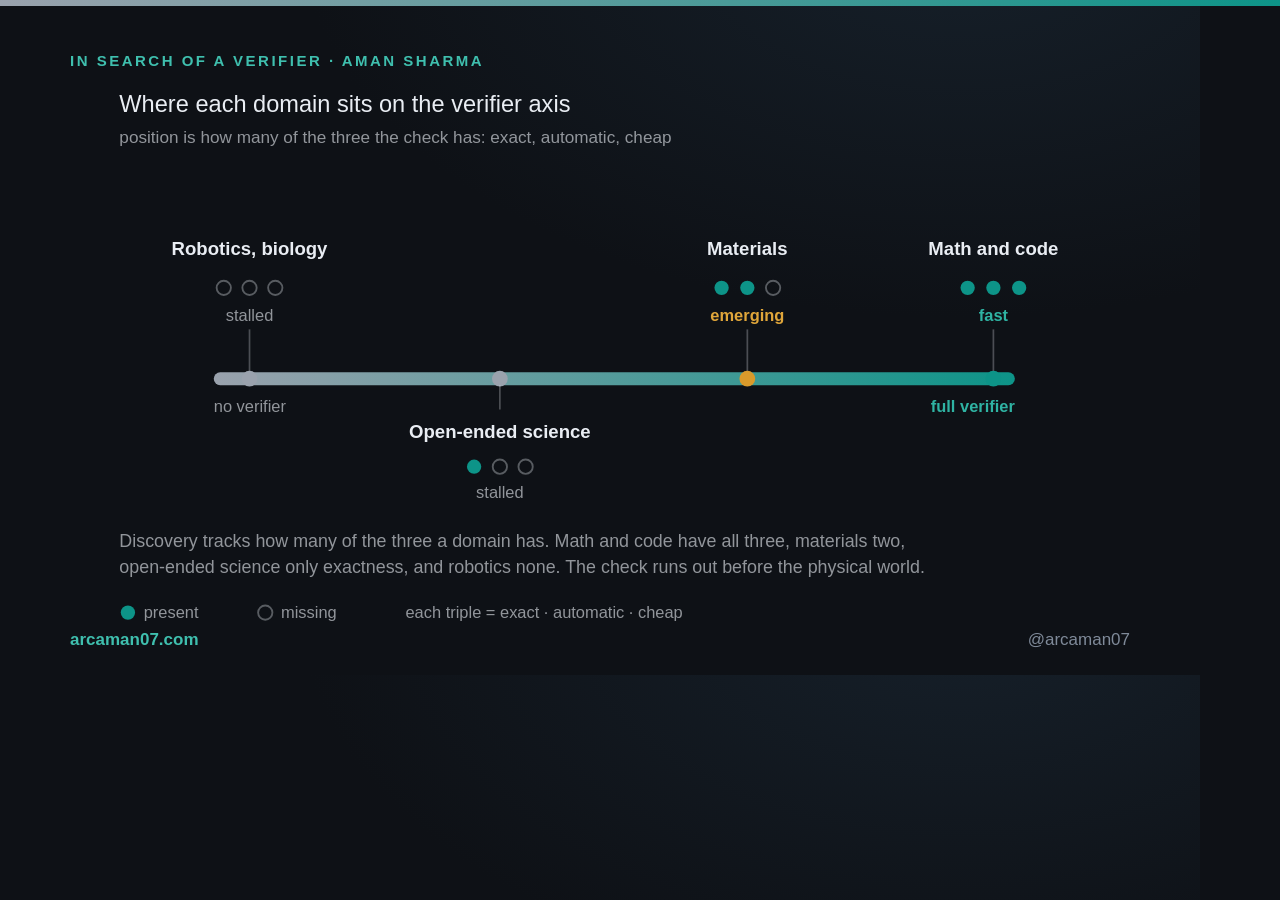
<file: blog/figures/verifier-axis-card.html>
<!doctype html><html><head><meta charset="utf-8"><style>
  :root { --text:#e9edf3; }
  * { margin:0; padding:0; box-sizing:border-box; }
  html,body { width:1200px; height:675px; }
  body {
    font-family:-apple-system,BlinkMacSystemFont,'Segoe UI',Roboto,Helvetica,Arial,sans-serif;
    background:radial-gradient(1200px 700px at 80% -10%, #16202a 0%, #0e1116 55%);
    color:var(--text);
  }
  .accent { position:absolute; left:0; top:0; width:100%; height:6px; background:linear-gradient(90deg,#9aa2ad,#0d9488); }
  .wrap { width:1200px; height:675px; padding:52px 70px 44px; display:flex; flex-direction:column; }
  .eyebrow { color:#3fbfae; font-size:15px; font-weight:600; letter-spacing:2.5px; }
  .fig { flex:1; display:flex; align-items:center; justify-content:center; }
  .fig svg { width:1030px; height:auto; }
  .foot { display:flex; justify-content:space-between; align-items:center; font-size:17px; }
  .foot .site { color:#3fbfae; font-weight:600; }
  .foot .tag { color:#7f8a99; }
</style></head><body>
  <div class="accent"></div>
  <div class="wrap">
    <div class="eyebrow">IN SEARCH OF A VERIFIER · AMAN SHARMA</div>
    <div class="fig">
      <svg xmlns="http://www.w3.org/2000/svg" viewBox="0 0 720 392" role="img" font-family="-apple-system,BlinkMacSystemFont,'Segoe UI',Roboto,Helvetica,Arial,sans-serif">
        <style>
          svg { --fig-text: var(--text, #e8e8ea); }
          .ttl { fill: var(--fig-text); font-weight: 500; }
          .mut { fill: var(--fig-text); opacity: .6; }
          .nm  { fill: var(--fig-text); font-weight: 600; }
          .cn  { stroke: var(--fig-text); stroke-opacity: .28; stroke-width: 1.2; }
        </style>
        <defs>
          <linearGradient id="axg2" x1="0" y1="0" x2="1" y2="0"><stop offset="0" stop-color="#9aa2ad"/><stop offset="1" stop-color="#0d9488"/></linearGradient>
          <g id="f-full"><circle r="5" fill="#0d9488"/></g>
          <g id="f-none"><circle r="5" fill="none" stroke="var(--fig-text)" stroke-opacity=".34" stroke-width="1.3"/></g>
        </defs>
        <text class="ttl" x="24" y="30" font-size="16.5">Where each domain sits on the verifier axis</text>
        <text class="mut" x="24" y="52" font-size="12">position is how many of the three the check has: exact, automatic, cheap</text>
        <rect x="90" y="212" width="560" height="9" rx="4.5" fill="url(#axg2)"/>
        <text class="mut" x="90" y="240" font-size="11.5">no verifier</text>
        <text x="650" y="240" font-size="11.5" text-anchor="end" fill="#2fb3a3" font-weight="600">full verifier</text>
        <line class="cn" x1="115" y1="182" x2="115" y2="212"/>
        <text class="nm" x="115" y="130" font-size="13" text-anchor="middle">Robotics, biology</text>
        <use href="#f-none" x="97" y="153"/><use href="#f-none" x="115" y="153"/><use href="#f-none" x="133" y="153"/>
        <text class="mut" x="115" y="176" font-size="11.5" text-anchor="middle">stalled</text>
        <circle cx="115" cy="216.5" r="5.5" fill="#9aa2ad"/>
        <circle cx="290" cy="216.5" r="5.5" fill="#9aa2ad"/>
        <line class="cn" x1="290" y1="221" x2="290" y2="238"/>
        <text class="nm" x="290" y="258" font-size="13" text-anchor="middle">Open-ended science</text>
        <use href="#f-full" x="272" y="278"/><use href="#f-none" x="290" y="278"/><use href="#f-none" x="308" y="278"/>
        <text class="mut" x="290" y="300" font-size="11.5" text-anchor="middle">stalled</text>
        <line class="cn" x1="463" y1="182" x2="463" y2="212"/>
        <text class="nm" x="463" y="130" font-size="13" text-anchor="middle">Materials</text>
        <use href="#f-full" x="445" y="153"/><use href="#f-full" x="463" y="153"/><use href="#f-none" x="481" y="153"/>
        <text x="463" y="176" font-size="11.5" text-anchor="middle" fill="#e0a63a" font-weight="600">emerging</text>
        <circle cx="463" cy="216.5" r="5.5" fill="#d99a2b"/>
        <line class="cn" x1="635" y1="182" x2="635" y2="212"/>
        <text class="nm" x="635" y="130" font-size="13" text-anchor="middle">Math and code</text>
        <use href="#f-full" x="617" y="153"/><use href="#f-full" x="635" y="153"/><use href="#f-full" x="653" y="153"/>
        <text x="635" y="176" font-size="11.5" text-anchor="middle" fill="#2fb3a3" font-weight="600">fast</text>
        <circle cx="635" cy="216.5" r="5.5" fill="#0d9488"/>
        <text class="mut" x="24" y="334" font-size="12.5">Discovery tracks how many of the three a domain has. Math and code have all three, materials two,</text>
        <text class="mut" x="24" y="352" font-size="12.5">open-ended science only exactness, and robotics none. The check runs out before the physical world.</text>
        <g transform="translate(24,380)">
          <use href="#f-full" x="6" y="0"/><text class="mut" x="17" y="4" font-size="11.5">present</text>
          <g transform="translate(96,0)"><use href="#f-none" x="6" y="0"/><text class="mut" x="17" y="4" font-size="11.5">missing</text></g>
          <text class="mut" x="200" y="4" font-size="11.5">each triple = exact &#183; automatic &#183; cheap</text>
        </g>
      </svg>
    </div>
    <div class="foot"><span class="site">arcaman07.com</span><span class="tag">@arcaman07</span></div>
  </div>
</body></html>
</file>
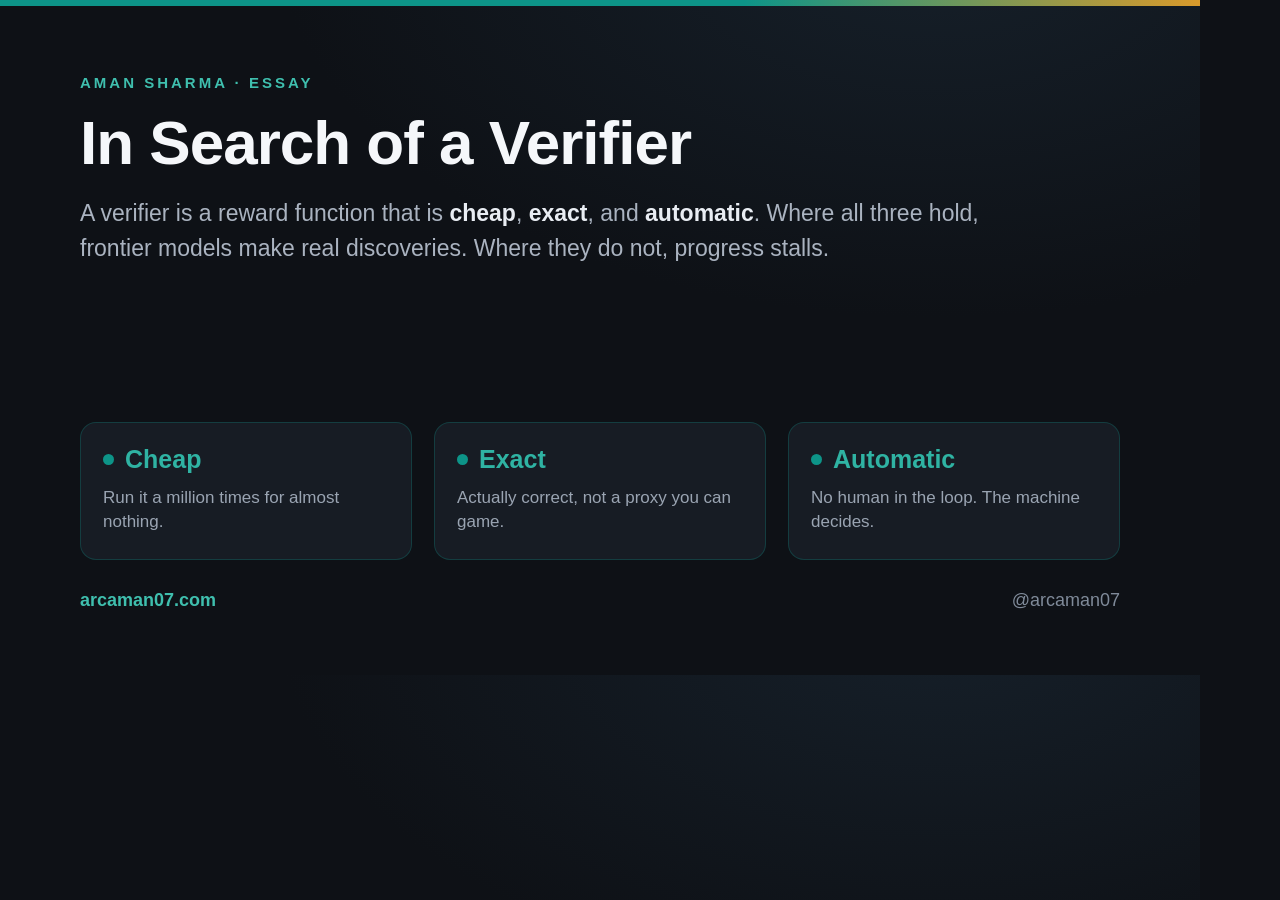
<file: blog/figures/verifier-card.html>
<!doctype html><html><head><meta charset="utf-8"><style>
  * { margin:0; padding:0; box-sizing:border-box; }
  html,body { width:1200px; height:675px; }
  body {
    font-family:-apple-system,BlinkMacSystemFont,'Segoe UI',Roboto,Helvetica,Arial,sans-serif;
    background:radial-gradient(1200px 700px at 78% -10%, #16202a 0%, #0e1116 55%);
    color:#e9edf3; -webkit-font-smoothing:antialiased;
  }
  .card { width:1200px; height:675px; padding:74px 80px 64px; display:flex; flex-direction:column; position:relative; }
  .accent { position:absolute; left:0; top:0; width:100%; height:6px; background:linear-gradient(90deg,#0d9488,#0d9488 62%,#d99a2b); }
  .eyebrow { color:#3fbfae; font-size:15px; font-weight:600; letter-spacing:3px; }
  h1 { font-size:62px; font-weight:700; letter-spacing:-1px; margin-top:16px; color:#f5f7fa; }
  .def { font-size:23px; line-height:1.5; color:#aab3c0; margin-top:18px; max-width:930px; }
  .def b { color:#e9edf3; font-weight:600; }
  .row { display:flex; gap:22px; margin-top:auto; }
  .prop { flex:1; background:#171c24; border:1px solid rgba(13,148,136,.28); border-radius:16px; padding:22px 22px 24px; }
  .pt { display:flex; align-items:center; font-size:25px; font-weight:600; color:#2fb3a3; }
  .dot { width:11px; height:11px; border-radius:50%; background:#0d9488; margin-right:11px; }
  .pg { font-size:17px; line-height:1.45; color:#9aa4b2; margin-top:12px; }
  .foot { display:flex; justify-content:space-between; align-items:center; margin-top:30px; font-size:18px; }
  .foot .site { color:#3fbfae; font-weight:600; }
  .foot .tag { color:#7f8a99; }
</style></head><body>
  <div class="card">
    <div class="accent"></div>
    <div class="eyebrow">AMAN SHARMA · ESSAY</div>
    <h1>In Search of a Verifier</h1>
    <p class="def">A verifier is a reward function that is <b>cheap</b>, <b>exact</b>, and <b>automatic</b>. Where all three hold, frontier models make real discoveries. Where they do not, progress stalls.</p>
    <div class="row">
      <div class="prop"><div class="pt"><span class="dot"></span>Cheap</div><div class="pg">Run it a million times for almost nothing.</div></div>
      <div class="prop"><div class="pt"><span class="dot"></span>Exact</div><div class="pg">Actually correct, not a proxy you can game.</div></div>
      <div class="prop"><div class="pt"><span class="dot"></span>Automatic</div><div class="pg">No human in the loop. The machine decides.</div></div>
    </div>
    <div class="foot"><span class="site">arcaman07.com</span><span class="tag">@arcaman07</span></div>
  </div>
</body></html>
</file>
<file: assets/css/style.css>
/* =============================================
   AL-FOLIO INSPIRED THEME — Aman Sharma
   ============================================= */

/* ---------- Variables ---------- */
:root {
    --bg: #ffffff;
    --text: #000000;
    --text-light: #828282;
    --theme: #E77500;
    --hover: #E77500;
    --divider: rgba(0, 0, 0, 0.1);
    --card-bg: #ffffff;
    --footer-bg: #1c1c1d;
    --footer-text: #e8e8e8;
    --footer-link: #ffffff;
}

html[data-theme="dark"] {
    --bg: #1c1c1d;
    --text: #e8e8e8;
    --text-light: #828282;
    --theme: #2698ba;
    --hover: #2698ba;
    --divider: #424246;
    --card-bg: #212529;
    --footer-bg: #e8e8e8;
    --footer-text: #1c1c1d;
    --footer-link: #000000;
}

/* ---------- Reset ---------- */
*, *::before, *::after { margin: 0; padding: 0; box-sizing: border-box; }
html { scroll-behavior: smooth; }

body {
    font-family: 'Roboto', -apple-system, BlinkMacSystemFont, 'Segoe UI', Helvetica, Arial, sans-serif;
    font-size: 17px;
    font-weight: 300;
    line-height: 1.7;
    color: var(--text);
    background-color: var(--bg);
    padding-top: 56px;
    transition: background-color 0.75s, color 0.75s;
}

html.transition, html.transition *, html.transition *::before, html.transition *::after {
    transition: all 750ms !important;
    transition-delay: 0 !important;
}

::selection { background: var(--theme); color: #fff; }

p, h1, h2, h3, h4, h5, h6, em, div, li, span, strong, td, th {
    color: var(--text);
}

a { color: var(--theme); text-decoration: none; }
a:hover { color: var(--hover); text-decoration: underline; }

hr { border: 0; border-top: 1px solid var(--divider); margin: 1.5rem 0; }
img { max-width: 100%; }

/* ---------- Progress bar ---------- */
#progress {
    position: fixed;
    left: 0;
    top: 56px;
    z-index: 10;
    width: 0%;
    height: 2px;
    background: var(--theme);
}

/* ---------- Navbar ---------- */
.navbar {
    position: fixed;
    top: 0; left: 0; right: 0;
    z-index: 1030;
    height: 56px;
    background: var(--bg);
    border-bottom: 1px solid var(--divider);
    opacity: 0.95;
    display: flex;
    align-items: center;
    transition: background-color 0.75s, border-color 0.75s;
}

.nav-container {
    max-width: 900px;
    width: 100%;
    margin: 0 auto;
    padding: 0 15px;
    display: flex;
    align-items: center;
    justify-content: space-between;
}

.nav-brand {
    font-weight: 500;
    color: var(--text);
    font-size: 16px;
    text-decoration: none;
}
.nav-brand:hover { color: var(--text); text-decoration: none; }

.nav-menu {
    display: flex;
    list-style: none;
    gap: 2px;
    align-items: center;
}

.nav-menu a {
    color: var(--text);
    font-size: 14px;
    font-weight: 400;
    padding: 6px 12px;
    text-decoration: none;
    transition: color 0.2s;
}
.nav-menu a:hover { color: var(--hover); text-decoration: none; }
.nav-menu a.active { font-weight: 700; color: var(--theme); }

.nav-right {
    display: flex;
    align-items: center;
    gap: 4px;
}

#light-toggle {
    padding: 6px 8px;
    border: 0;
    background: inherit;
    color: var(--text);
    cursor: pointer;
    font-size: 16px;
    transition: color 0.2s;
}
#light-toggle:hover { color: var(--hover); }

.nav-toggle {
    display: none;
    border: none;
    background: none;
    cursor: pointer;
    color: var(--text);
    font-size: 20px;
    padding: 6px;
}

/* ---------- Container ---------- */
.container {
    max-width: 900px;
    margin: 0 auto;
    padding: 0 15px;
}

/* ---------- Profile / About ---------- */
.about {
    padding-top: 2rem;
    padding-bottom: 0.5rem;
}

.profile {
    float: right;
    width: 220px;
    margin-left: 1.5rem;
    margin-bottom: 1rem;
    text-align: center;
}

.profile .img-wrap {
    width: 100%;
    border-radius: 50%;
    overflow: hidden;
    aspect-ratio: 1;
}

.profile img {
    width: 100%;
    height: 100%;
    object-fit: cover;
    object-position: center 15%;
    transform: scale(1.2);
}

.profile .social {
    display: flex;
    justify-content: center;
    gap: 14px;
    margin-top: 14px;
    flex-wrap: wrap;
}

.profile .social a {
    color: var(--text);
    font-size: 18px;
    transition: color 0.2s;
}
.profile .social a:hover { color: var(--theme); text-decoration: none; }

.about-content h1 {
    font-size: 2rem;
    font-weight: 400;
    margin-bottom: 4px;
}

.about-content .lead {
    font-size: 1rem;
    color: var(--text-light);
    margin-bottom: 1rem;
}

.about-content p {
    font-size: 16px;
    line-height: 1.8;
    font-weight: 300;
}

.about-content p a {
    text-decoration-line: underline;
    text-decoration-style: dotted;
    text-underline-offset: 2px;
}
.about-content p a:hover { text-decoration-style: solid; }

.clearfix::after { content: ''; display: table; clear: both; }

/* ---------- Section ---------- */
.section { padding: 1.5rem 0; }

.section h2 {
    font-size: 1.5rem;
    font-weight: 400;
    margin-bottom: 1rem;
}

.section h2 a { color: var(--text); text-decoration: none; }
.section h2 a:hover { color: var(--theme); text-decoration: none; }

/* Last pub-item inside a section has no bottom border — the section's <hr> acts as divider */
.section .pub-item:last-child {
    border-bottom: none;
    padding-bottom: 0;
}

/* ---------- Page header ---------- */
.page-header {
    padding-top: 2rem;
    padding-bottom: 0.5rem;
}

.page-header h1 {
    font-size: 2rem;
    font-weight: 400;
    margin-bottom: 4px;
}

.page-header p {
    color: var(--text-light);
    font-size: 15px;
}

/* ---------- Research Highlights ---------- */
.highlights h3 {
    font-size: 13px;
    font-weight: 500;
    text-transform: uppercase;
    letter-spacing: 0.05em;
    color: var(--text-light);
    margin-bottom: 8px;
    margin-top: 24px;
}
.highlights h3:first-child { margin-top: 0; }

.highlights ul {
    list-style: none;
    padding: 0;
}

.highlights ul li {
    font-size: 15.5px;
    padding: 6px 0 6px 18px;
    position: relative;
    line-height: 1.7;
}
.highlights ul li::before {
    content: '\203A';
    position: absolute;
    left: 0;
    color: var(--theme);
    font-weight: 700;
}

/* ---------- News ---------- */
.news-table { width: 100%; }

.news-table tr td {
    padding: 10px 0;
    font-size: 15.5px;
    vertical-align: top;
    border-bottom: 1px solid var(--divider);
}
.news-table tr:last-child td { border-bottom: none; }

.news-table .date {
    width: 85px;
    color: var(--theme);
    font-weight: 500;
    font-size: 13px;
    white-space: nowrap;
    padding-right: 12px;
}

.news-table .desc { font-weight: 300; }
.news-table .desc b, .news-table .desc strong { font-weight: 500; }

/* ---------- Blog / Posts ---------- */
.post-list {
    list-style: none;
    padding: 0;
    margin: 0;
    width: 100%;
    overflow-x: hidden;
}

.post-list li {
    border-bottom: 1px solid var(--divider);
    padding: 1.5rem 0;
    overflow-wrap: break-word;
    word-break: break-word;
    min-width: 0;
}
.post-list li:first-child { padding-top: 0; }
.post-list li:last-child { border-bottom: none; }

.post-meta {
    color: var(--text-light);
    font-size: 0.875rem;
    margin-bottom: 2px;
}

.post-title {
    font-size: 18px;
    font-weight: 500;
}

.post-title a { color: var(--text); text-decoration: none; }
.post-title a:hover { color: var(--theme); }

.post-desc {
    font-size: 14px;
    color: var(--text-light);
    margin-top: 4px;
    font-weight: 300;
    line-height: 1.6;
}

.post-tags {
    font-size: 0.8rem;
    color: var(--text-light);
    margin-top: 6px;
}

.post-tags a { color: var(--text-light); }
.post-tags a:hover { color: var(--theme); }

.reading-time {
    font-size: 0.8rem;
    color: var(--text-light);
}

/* ---------- Publications ---------- */
.pub-year {
    color: var(--text-light);
    border-top: none;
    padding-top: 0.5rem;
    margin-top: 1rem;
    margin-bottom: 1rem;
    text-align: right;
    font-size: 1.3rem;
    font-weight: 400;
    opacity: 0.4;
}
.pub-year:first-of-type { margin-top: 0; }

.pub-item {
    display: flex;
    gap: 18px;
    align-items: flex-start;
    margin-bottom: 0;
    padding: 2rem 0;
    border-bottom: 1px solid var(--divider);
    min-width: 0;
    overflow-wrap: break-word;
    word-break: break-word;
}
.pub-item:last-child {
    border-bottom: none;
    padding-bottom: 0;
}

.pub-thumb {
    flex-shrink: 0;
    width: 200px;
    height: 160px;
    border-radius: 6px;
    overflow: hidden;
    background: #ffffff;
    border: 1px solid var(--divider);
}

html[data-theme="dark"] .pub-thumb { background: #2a2a2e; }

.pub-thumb img {
    width: 100%;
    height: 100%;
    object-fit: cover;
    object-position: top center;
}

.pub-thumb-empty {
    width: 100%;
    height: 100%;
    display: flex;
    align-items: center;
    justify-content: center;
    font-size: 11px;
    color: var(--text-light);
    background: linear-gradient(135deg, var(--card-bg), rgba(0,0,0,0.02));
}

/* If you want to replace SVGs with real paper figures later,
   just swap the <img src="..."> in the HTML */

.pub-body {
    flex: 1;
    min-width: 0;
    overflow-wrap: break-word;
    word-break: break-word;
}

.pub-abbr {
    display: inline-block;
    margin-bottom: 4px;
}

.pub-abbr span {
    background: var(--theme);
    color: #fff;
    padding: 2px 8px;
    border-radius: 3px;
    font-size: 11px;
    font-weight: 500;
    letter-spacing: 0.02em;
}

.pub-title {
    font-weight: 500;
    font-size: 16px;
    line-height: 1.45;
    margin-bottom: 3px;
}

.pub-authors {
    font-size: 14.5px;
    font-weight: 300;
    margin-bottom: 2px;
}

.pub-authors em {
    font-style: normal;
    border-bottom: 1px solid var(--text);
    font-weight: 500;
}

.pub-authors a {
    border-bottom: 1px dashed var(--theme);
    text-decoration: none;
}
.pub-authors a:hover { border-bottom-style: solid; text-decoration: none; }

.pub-venue {
    font-size: 13px;
    color: var(--text-light);
    font-style: italic;
    margin-bottom: 8px;
}

.pub-links {
    display: flex;
    flex-wrap: wrap;
    gap: 6px;
}

.pub-btn {
    font-size: 12px;
    font-weight: 400;
    color: var(--text);
    border: 1px solid var(--text);
    padding: 2px 12px;
    border-radius: 3px;
    text-decoration: none;
    transition: all 0.15s;
    display: inline-block;
}
.pub-btn:hover {
    color: var(--theme);
    border-color: var(--theme);
    text-decoration: none;
}

/* ---------- Abstract expand ---------- */
.pub-abstract {
    display: none;
    font-size: 13.5px;
    color: var(--text-light);
    font-weight: 300;
    line-height: 1.7;
    margin-top: 10px;
    padding: 10px 14px;
    border-left: 3px solid var(--theme);
    background: rgba(0,0,0,0.02);
    border-radius: 0 4px 4px 0;
}
html[data-theme="dark"] .pub-abstract { background: rgba(255,255,255,0.04); }
.pub-abstract.open { display: block; }

.pub-abstract-toggle {
    font-size: 12px;
    color: var(--text-light);
    cursor: pointer;
    background: none;
    border: none;
    padding: 0;
    font-family: inherit;
    margin-top: 6px;
    display: inline-flex;
    align-items: center;
    gap: 4px;
    transition: color 0.15s;
}
.pub-abstract-toggle:hover { color: var(--theme); }
.pub-abstract-toggle .toggle-arrow { font-size: 10px; transition: transform 0.2s; display: inline-block; }
.pub-abstract-toggle.open .toggle-arrow { transform: rotate(90deg); }

/* ---------- Projects ---------- */
.proj-category {
    color: var(--divider);
    border-bottom: 1px solid var(--divider);
    padding-top: 0.5rem;
    margin-top: 2rem;
    margin-bottom: 1rem;
    text-align: right;
    font-size: 1.3rem;
    font-weight: 400;
}
.proj-category:first-of-type { margin-top: 0; }

.proj-list {
    list-style: none;
    padding: 0;
}

.proj-list li {
    font-size: 15.5px;
    padding: 5px 0 5px 18px;
    position: relative;
    line-height: 1.65;
    font-weight: 300;
}

.proj-list li::before {
    content: '\2022';
    position: absolute;
    left: 0;
    color: var(--theme);
    font-weight: 700;
}

.proj-list li strong { font-weight: 500; }

.proj-list .proj-links {
    font-size: 13px;
}

/* ---------- Experience ---------- */
.exp-list {
    list-style: none;
    padding: 0;
}

.exp-list > li {
    padding-bottom: 1.2rem;
    padding-left: 20px;
    border-left: 2px solid var(--divider);
    position: relative;
}
.exp-list > li:last-child { padding-bottom: 0; }

.exp-list > li::before {
    content: '';
    position: absolute;
    left: -5px;
    top: 7px;
    width: 8px;
    height: 8px;
    border-radius: 50%;
    background: var(--divider);
}
.exp-list > li:first-child::before { background: var(--theme); }

.exp-head {
    display: flex;
    justify-content: space-between;
    align-items: baseline;
    flex-wrap: wrap;
    gap: 6px;
}

.exp-org { font-weight: 500; font-size: 15px; }
.exp-date { font-size: 13px; color: var(--text-light); }
.exp-role { font-size: 14px; color: var(--theme); font-weight: 400; margin: 1px 0 4px; }
.exp-desc { font-size: 14.5px; color: var(--text-light); font-weight: 300; line-height: 1.65; }

/* ---------- Education ---------- */
.edu-item {
    display: flex;
    gap: 14px;
    align-items: center;
    padding: 14px 16px;
    border: 1px solid var(--divider);
    border-radius: 6px;
}

.edu-icon { font-size: 28px; }
.edu-name { font-weight: 500; font-size: 15px; }
.edu-deg { font-size: 14.5px; color: var(--text-light); font-weight: 300; }
.edu-meta { font-size: 12px; color: var(--text-light); }

.awards-list {
    list-style: none;
    padding: 0;
    margin-top: 14px;
}

.awards-list li {
    font-size: 14px;
    font-weight: 300;
    padding: 3px 0 3px 16px;
    position: relative;
}
.awards-list li::before {
    content: '\2013';
    position: absolute;
    left: 0;
    color: var(--text-light);
}
.awards-list li strong { font-weight: 500; }

/* ---------- Contact Form ---------- */
.contact-form {
    max-width: 600px;
}

.form-row {
    display: grid;
    grid-template-columns: 1fr 1fr;
    gap: 14px;
}

.form-group {
    margin-bottom: 14px;
}

.form-group label {
    display: block;
    font-size: 13px;
    font-weight: 500;
    color: var(--text);
    margin-bottom: 4px;
}

.form-group input,
.form-group textarea {
    width: 100%;
    padding: 10px 12px;
    border: 1px solid var(--divider);
    border-radius: 4px;
    background: var(--bg);
    color: var(--text);
    font-family: inherit;
    font-size: 14px;
    font-weight: 300;
    transition: border-color 0.2s;
    outline: none;
}

.form-group input:focus,
.form-group textarea:focus {
    border-color: var(--theme);
}

.form-group textarea {
    resize: vertical;
    min-height: 100px;
}

.form-submit {
    padding: 10px 28px;
    background: var(--theme);
    color: #fff;
    border: none;
    border-radius: 4px;
    font-family: inherit;
    font-size: 14px;
    font-weight: 500;
    cursor: pointer;
    transition: opacity 0.2s;
}
.form-submit:hover { opacity: 0.85; }

/* ---------- Footer ---------- */
.footer {
    background: var(--footer-bg);
    color: var(--footer-text);
    font-size: 0.75rem;
    text-align: center;
    padding: 12px 0;
    margin-top: 3rem;
    transition: background-color 0.75s, color 0.75s;
}

.footer a { color: var(--footer-link); }
.footer a:hover { color: var(--theme); text-decoration: none; }

/* ---------- More link ---------- */
.more-link {
    font-size: 14px;
    font-weight: 400;
    margin-top: 8px;
    display: inline-block;
}

/* ---------- Responsive ---------- */

/* Tablet */
@media (max-width: 768px) {
    /* Nav */
    .nav-menu { display: none; }
    .nav-menu.open {
        display: flex;
        flex-direction: column;
        position: absolute;
        top: 56px; left: 0; right: 0;
        background: var(--bg);
        border-bottom: 1px solid var(--divider);
        padding: 8px 15px;
        gap: 0;
        z-index: 1029;
    }
    .nav-toggle { display: block; }

    /* Layout */
    .container { overflow-x: hidden; padding: 0 14px; }

    /* About */
    .profile { float: none; width: 160px; margin: 0 auto 1.2rem; }
    .about-content { text-align: center; }
    .about-content p { text-align: left; }
    .about-content h1 { font-size: 1.7rem; }

    /* Publications — side-by-side on tablet, stacked on phone */
    .pub-item {
        gap: 14px;
    }
    .pub-thumb {
        width: 140px;
        height: 100px;
        flex-shrink: 0;
    }
    .pub-title { font-size: 14.5px; }
    .pub-authors { font-size: 13px; }
    .pub-venue { font-size: 12px; }

    /* Blog */
    .post-list { overflow-x: hidden; }
    .post-title { font-size: 16px; }

    /* Forms */
    .exp-head { flex-direction: column; gap: 1px; }
    .form-row { grid-template-columns: 1fr; }

    /* Page header */
    .page-header h1 { font-size: 1.6rem; }
}

/* Phone */
@media (max-width: 520px) {
    /* Publications — fully stacked, image on top */
    .pub-item {
        flex-direction: column;
        gap: 10px;
    }
    .pub-thumb {
        width: 100%;
        max-width: 100%;
        height: 180px;
    }
    .pub-thumb img {
        object-fit: cover;
        object-position: top center;
    }
    .pub-body { width: 100%; }
    .pub-title { font-size: 15px; }
    .pub-abstract { font-size: 13px; }

    /* About */
    .about-content h1 { font-size: 1.5rem; }
    .about-content .lead { font-size: 0.9rem; }
    .about-content p { font-size: 15px; }

    /* Blog posts */
    .post-title { font-size: 15.5px; }
    .post-desc { font-size: 13.5px; }

    /* Section headings */
    .section h2 { font-size: 1.3rem; }

    /* News table */
    .news-table .date { width: 72px; font-size: 12px; }
    .news-table tr td { font-size: 13.5px; padding: 8px 0; }

    /* Highlights */
    .highlights ul li { font-size: 14.5px; }

    /* Contact form */
    .form-submit { width: 100%; }

    /* Nav padding */
    .container { padding: 0 12px; }
}
</file>
<file: assets/css/blog-post.css>
/* =============================================
   Blog Post Page Styles
   Shared across all generated blog posts
   ============================================= */

.post-body {
    max-width: 860px;
    margin: 0 auto;
    padding: 2.5rem 15px 4rem;
}

.post-hero {
    padding: 2.5rem 0 1.5rem;
    border-bottom: 1px solid var(--divider);
    margin-bottom: 2rem;
}

.post-hero-meta {
    font-size: 13px;
    color: var(--text-light);
    margin-bottom: 0.75rem;
    display: flex;
    flex-wrap: wrap;
    gap: 8px;
    align-items: center;
}
.post-hero-meta span { display: inline-flex; align-items: center; gap: 5px; }
.post-hero-meta .sep { color: var(--divider); }

.post-hero h1 {
    font-size: 1.65rem;
    font-weight: 500;
    line-height: 1.25;
    margin-bottom: 1rem;
    white-space: nowrap;
    overflow: hidden;
    text-overflow: ellipsis;
}

.post-hero .post-subtitle {
    font-size: 1.1rem;
    font-weight: 300;
    color: var(--text-light);
    line-height: 1.7;
}

.post-tags-hero {
    margin-top: 1rem;
    display: flex;
    flex-wrap: wrap;
    gap: 6px;
}
.post-tags-hero a {
    font-size: 12px;
    color: var(--text-light);
    border: 1px solid var(--divider);
    padding: 2px 10px;
    border-radius: 12px;
    text-decoration: none;
    transition: border-color 0.2s, color 0.2s;
}
.post-tags-hero a:hover { color: var(--theme); border-color: var(--theme); }

/* ---- Body typography ---- */
.post-content { font-size: 16.5px; line-height: 1.85; font-weight: 300; }
.post-content p { margin-bottom: 1.4rem; }

.post-content h2 {
    font-size: 1.45rem;
    font-weight: 500;
    margin: 2.5rem 0 0.9rem;
    padding-top: 0.5rem;
    border-top: 1px solid var(--divider);
}
.post-content h3 {
    font-size: 1.15rem;
    font-weight: 500;
    margin: 2rem 0 0.6rem;
}
.post-content h4 {
    font-size: 0.8rem;
    font-weight: 500;
    margin: 1.5rem 0 0.4rem;
    color: var(--text-light);
    text-transform: uppercase;
    letter-spacing: 0.04em;
}

.post-content ul, .post-content ol {
    padding-left: 1.5rem;
    margin-bottom: 1.4rem;
}
.post-content li { margin-bottom: 0.4rem; line-height: 1.75; }
.post-content strong { font-weight: 500; }
.post-content em { font-style: italic; }

.post-content blockquote {
    margin: 1.8rem 0;
    padding: 1rem 1.4rem;
    border-left: 3px solid var(--theme);
    background: rgba(0,0,0,0.02);
    border-radius: 0 6px 6px 0;
    font-style: italic;
    font-size: 15.5px;
    color: var(--text-light);
}
html[data-theme="dark"] .post-content blockquote { background: rgba(255,255,255,0.03); }
.post-content blockquote p { margin-bottom: 0; }

.post-content code {
    font-family: 'SFMono-Regular', Consolas, 'Liberation Mono', Menlo, monospace;
    font-size: 13.5px;
    background: rgba(0,0,0,0.05);
    padding: 1px 5px;
    border-radius: 3px;
}
html[data-theme="dark"] .post-content code { background: rgba(255,255,255,0.08); }

.post-content pre {
    background: rgba(0,0,0,0.04);
    border-radius: 6px;
    padding: 1rem 1.2rem;
    overflow-x: auto;
    margin-bottom: 1.4rem;
}
html[data-theme="dark"] .post-content pre { background: rgba(255,255,255,0.05); }
.post-content pre code { background: none; padding: 0; }

/* ---- Tables ---- */
.post-content .table-wrap { overflow-x: auto; margin: 1.8rem 0; }

.post-content table {
    width: 100%;
    border-collapse: collapse;
    font-size: 14px;
    line-height: 1.5;
}
.post-content th {
    font-weight: 500;
    font-size: 12px;
    text-transform: uppercase;
    letter-spacing: 0.04em;
    padding: 8px 12px;
    border-bottom: 2px solid var(--divider);
    text-align: left;
    white-space: nowrap;
}
.post-content td {
    padding: 8px 12px;
    border-bottom: 1px solid var(--divider);
    vertical-align: top;
}
.post-content tr:last-child td { border-bottom: none; }

/* ---- Back link ---- */
.back-link {
    font-size: 13.5px;
    color: var(--text-light);
    text-decoration: none;
    display: inline-flex;
    align-items: center;
    gap: 6px;
    margin-bottom: 1.5rem;
    transition: color 0.2s;
}
.back-link:hover { color: var(--theme); text-decoration: none; }

/* ---- Images ---- */
.post-content img {
    max-width: 100%;
    border-radius: 6px;
    margin: 1.2rem 0;
}

/* ---- Horizontal rule ---- */
.post-content hr {
    border: 0;
    border-top: 1px solid var(--divider);
    margin: 2rem 0;
}

/* ---- Post footer ---- */
.post-footer-note {
    margin-top: 3rem;
    padding-top: 1.5rem;
    border-top: 1px solid var(--divider);
    font-size: 13.5px;
    color: var(--text-light);
    font-style: italic;
}

/* ---- TLDR box ---- */
.tldr-box {
    border: 1px solid var(--divider);
    border-left: 3px solid var(--theme);
    border-radius: 0 8px 8px 0;
    padding: 1.2rem 1.5rem 1rem;
    margin: 2rem 0;
    background: rgba(0,0,0,0.02);
}
html[data-theme="dark"] .tldr-box { background: rgba(255,255,255,0.03); }
.tldr-label {
    font-size: 11px;
    font-weight: 500;
    text-transform: uppercase;
    letter-spacing: 0.08em;
    color: var(--theme);
    margin-bottom: 0.8rem;
}
.tldr-box ul {
    margin: 0;
    padding-left: 1.2rem;
}
.tldr-box li {
    font-size: 15px;
    line-height: 1.65;
    margin-bottom: 0.55rem;
    color: var(--text);
}
.tldr-box li:last-child { margin-bottom: 0; }

/* ---- Stat row ---- */
.stat-row {
    display: flex;
    gap: 12px;
    margin: 1.8rem 0;
    flex-wrap: nowrap;
}
.stat-card {
    flex: 1;
    border: 1px solid var(--divider);
    border-radius: 8px;
    padding: 1rem 0.8rem;
    text-align: center;
    min-width: 0;
}
.stat-num {
    font-size: 1.5rem;
    font-weight: 500;
    line-height: 1.1;
    margin-bottom: 0.3rem;
}
.stat-label {
    font-size: 12px;
    color: var(--text-light);
    line-height: 1.3;
}

/* ---- Model cards ---- */
.model-card {
    border: 1px solid var(--divider);
    border-radius: 8px;
    padding: 1rem 1.2rem;
    margin: 2rem 0 0.6rem;
}
.model-card-header {
    display: flex;
    align-items: center;
    justify-content: space-between;
    gap: 10px;
    flex-wrap: wrap;
    margin-bottom: 0.6rem;
}
.model-card-name {
    font-weight: 500;
    font-size: 15px;
}
.model-card-verdict {
    font-size: 11px;
    font-weight: 500;
    padding: 2px 10px;
    border-radius: 10px;
    white-space: nowrap;
    text-transform: uppercase;
    letter-spacing: 0.04em;
}
.verdict-best  { background: rgba(52,168,83,0.12);  color: #1a7a3a; }
.verdict-mid   { background: rgba(255,153,0,0.12);  color: #a06000; }
.verdict-poor  { background: rgba(220,50,50,0.12);  color: #b02020; }
html[data-theme="dark"] .verdict-best { color: #5de87a; }
html[data-theme="dark"] .verdict-mid  { color: #ffb740; }
html[data-theme="dark"] .verdict-poor { color: #ff7070; }

.model-metrics {
    display: flex;
    flex-wrap: wrap;
    gap: 16px;
    font-size: 13px;
    color: var(--text-light);
}
.model-metrics span strong { color: var(--text); }

/* ---- Finding callout ---- */
.finding {
    background: rgba(0,0,0,0.03);
    border-left: 3px solid var(--theme);
    border-radius: 0 6px 6px 0;
    padding: 0.9rem 1.2rem;
    margin: 1.5rem 0;
    font-size: 15px;
}
html[data-theme="dark"] .finding { background: rgba(255,255,255,0.04); }
.finding p { margin-bottom: 0; }

/* ---- Charts ---- */
.chart-wrap {
    margin: 2rem 0;
    padding: 1.2rem;
    border: 1px solid var(--divider);
    border-radius: 8px;
}
.chart-title {
    font-size: 13px;
    font-weight: 500;
    margin-bottom: 0.8rem;
    text-transform: uppercase;
    letter-spacing: 0.04em;
    color: var(--text-light);
}
.chart-caption {
    font-size: 12.5px;
    color: var(--text-light);
    margin-top: 0.6rem;
    font-style: italic;
}

/* ---- Table cell highlights ---- */
.post-content td.best   { color: #1a7a3a; font-weight: 500; }
.post-content td.worst  { color: #b02020; font-weight: 500; }
.post-content td.within { background: rgba(52,168,83,0.08); font-weight: 500; }
html[data-theme="dark"] .post-content td.best  { color: #5de87a; }
html[data-theme="dark"] .post-content td.worst { color: #ff7070; }
html[data-theme="dark"] .post-content td.within { background: rgba(52,168,83,0.15); }

.post-content tr.separator td {
    background: rgba(0,0,0,0.03);
    font-size: 11px;
    font-weight: 500;
    text-transform: uppercase;
    letter-spacing: 0.06em;
    color: var(--text-light);
    padding: 6px 12px;
}
html[data-theme="dark"] .post-content tr.separator td { background: rgba(255,255,255,0.04); }

@media (max-width: 600px) {
    .post-hero h1 { font-size: 1.25rem; white-space: normal; }
    .stat-row { flex-wrap: wrap; }
    .stat-card { flex: 1 1 calc(50% - 6px); }
}
</file>
